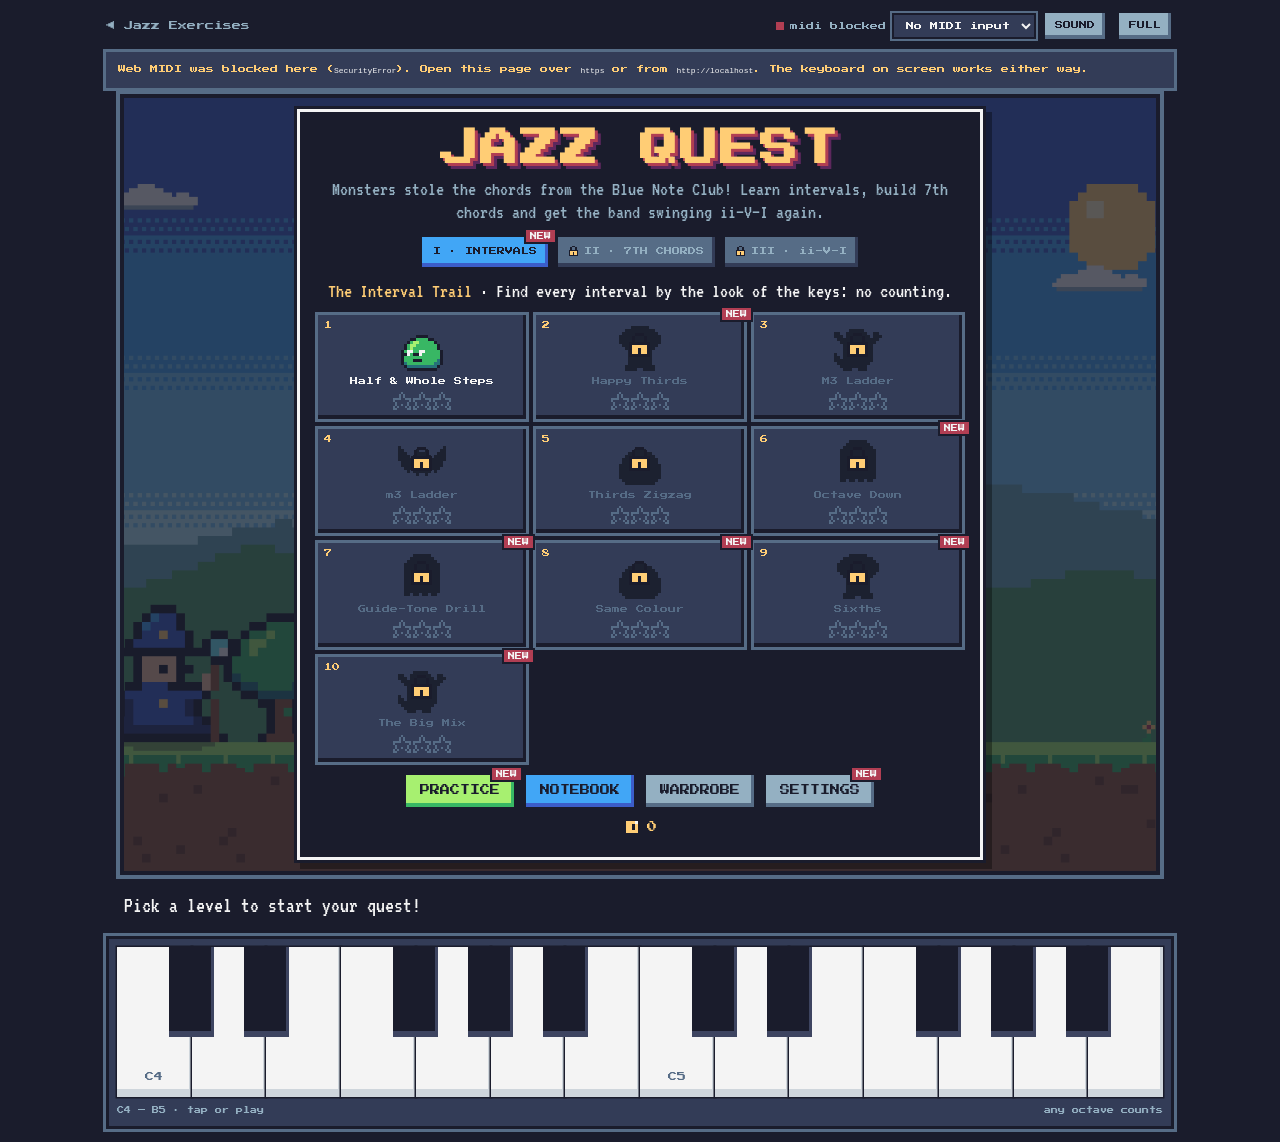
<file: jazz-quest.html>
<!doctype html>
<meta charset="utf-8">
<title>Jazz Quest</title>
<meta name="viewport" content="width=device-width, initial-scale=1, viewport-fit=cover">
<link rel="preconnect" href="https://fonts.googleapis.com">
<link rel="preconnect" href="https://fonts.gstatic.com" crossorigin>
<link rel="stylesheet" href="https://fonts.googleapis.com/css2?family=Press+Start+2P&family=VT323&display=swap">
<link rel="stylesheet" href="https://fonts.googleapis.com/css2?family=Noto+Music&text=%E2%99%AD%E2%99%AF&display=swap">
<style>
  /* Jazz Quest is Note Quest's big sibling: same pixel look and the same
     engine, so it keeps Note Quest's palette rather than the shared tokens. */
  :root {
    --night:#1a1c2c; --plum:#5d275d; --red:#b13e53; --orange:#ef7d57; --gold:#ffcd75;
    --lime:#a7f070; --green:#38b764; --teal:#257179; --navy:#29366f; --blue:#3b5dc9;
    --sky:#41a6f6; --cyan:#73eff7; --white:#f4f4f4; --mist:#94b0c2; --slate:#566c86; --ink2:#333c57;
    --px:"Press Start 2P", "Noto Music", ui-monospace, monospace;
    --vt:"VT323", "Noto Music", ui-monospace, monospace;
  }
  * { box-sizing: border-box; }
  html, body { height: 100%; }
  body {
    margin: 0; background: var(--night); color: var(--white);
    font-family: var(--px); font-size: 10px; line-height: 1.6;
    padding-left: env(safe-area-inset-left, 0px); padding-right: env(safe-area-inset-right, 0px);
  }
  button, select { font: inherit; color: inherit; }
  :focus-visible { outline: 3px solid var(--gold); outline-offset: 2px; }
  [hidden] { display: none !important; }

  .app { max-width: 1100px; margin: 0 auto; padding: 10px 16px 16px; display: flex; flex-direction: column; gap: 10px; min-height: 100%; }

  /* ---- top bar ---- */
  .bar { display: flex; align-items: center; gap: 10px 14px; flex-wrap: wrap; }
  .back { color: var(--mist); text-decoration: none; font-size: 9px; }
  .back:hover { color: var(--gold); }
  .bar-right { margin-left: auto; display: flex; align-items: center; gap: 8px; flex-wrap: wrap; }
  .status { display: inline-flex; align-items: center; gap: 6px; font-size: 8px; color: var(--mist); }
  .status .dot { width: 8px; height: 8px; background: var(--slate); }
  .status[data-on="live"] .dot { background: var(--green); }
  .status[data-on="off"] .dot { background: var(--red); }
  .device {
    font-size: 8px; background: var(--ink2); color: var(--white); border: 0; padding: 6px 8px; max-width: 200px;
    box-shadow: 0 0 0 2px var(--night), 0 0 0 4px var(--slate);
  }
  .notice { font-size: 8px; line-height: 1.9; color: var(--gold); background: var(--ink2); padding: 10px 12px; box-shadow: 0 0 0 3px var(--slate); }
  .notice code { color: var(--white); }

  /* ---- pixel buttons ---- */
  .pbtn {
    --bg: var(--gold); --sh: var(--orange); --fg: var(--night);
    background: var(--bg); color: var(--fg); border: 0; cursor: pointer;
    padding: 10px 14px 12px; font-size: 10px; line-height: 1; white-space: nowrap;
    box-shadow: inset -3px -4px 0 var(--sh), 0 0 0 3px var(--night);
    margin: 3px;
  }
  .pbtn:hover { filter: brightness(1.08); }
  .pbtn:active { transform: translateY(2px); box-shadow: inset -3px -2px 0 var(--sh), 0 0 0 3px var(--night); }
  .pbtn.alt { --bg: var(--mist); --sh: var(--slate); }
  .pbtn.go { --bg: var(--lime); --sh: var(--green); }
  .pbtn.sky { --bg: var(--sky); --sh: var(--blue); }
  .pbtn.sm { font-size: 8px; padding: 8px 10px 10px; }
  .pbtn.danger { --bg: var(--red); --sh: var(--plum); --fg: var(--white); }
  .reset-note { margin: 6px 0 0 !important; font-size: 7px !important; }
  .pbtn[disabled] { --bg: var(--slate); --sh: var(--ink2); --fg: var(--mist); cursor: default; filter: none; transform: none; }
  .pbtn.tog[aria-pressed="false"] { --bg: var(--ink2); --sh: var(--night); --fg: var(--mist); }
  .chips { display: flex; flex-wrap: wrap; gap: 4px; }
  .chip {
    background: var(--ink2); color: var(--mist); border: 0; cursor: pointer; font-size: 8px; line-height: 1;
    padding: 8px 10px 9px; box-shadow: inset -2px -3px 0 var(--night); margin: 2px;
  }
  .chip[aria-pressed="true"] { background: var(--sky); color: var(--night); box-shadow: inset -2px -3px 0 var(--blue); }

  /* ---- game screen ---- */
  /* In play the box is exactly 16:9. A menu that needs more room grows it
     (aspect-ratio lets content win) and the canvas covers the taller box. */
  .screen {
    position: relative; display: grid; aspect-ratio: 16 / 9; margin: 0 auto;
    width: min(100%, calc((var(--vh, 100dvh) - 320px) * 16 / 9)); min-width: min(100%, 320px);
    box-shadow: 0 0 0 4px var(--night), 0 0 0 8px var(--slate); background: #111;
  }
  #game { position: absolute; inset: 0; width: 100%; height: 100%; object-fit: cover; display: block; }
  .overlay {
    position: relative; grid-area: 1 / 1; z-index: 2; display: flex; align-items: center; justify-content: center;
    padding: 14px; background: rgba(26,28,44,.72);
  }
  .overlay.clear { background: transparent; pointer-events: none; }
  .overlay.clear .panel { pointer-events: auto; }
  .panel {
    background: var(--night); padding: 16px 18px 18px; max-width: 100%;
    box-shadow: 0 0 0 3px var(--white), 0 0 0 6px var(--night), 6px 6px 0 6px rgba(0,0,0,.35);
    text-align: center;
  }
  .panel h2 { font-size: 16px; margin: 0 0 12px; color: var(--gold); text-shadow: 3px 3px 0 var(--plum); line-height: 1.3; }
  .panel p { margin: 0 0 10px; color: var(--mist); font-size: 8px; line-height: 1.9; }
  .panel p.vt { font-family: var(--vt); font-size: 20px; line-height: 1.15; }
  .row { display: flex; flex-wrap: wrap; justify-content: center; gap: 6px; margin-top: 10px; }

  .logo {
    margin: 0 0 6px; font-size: clamp(22px, 5vw, 38px); line-height: 1.15; color: var(--gold);
    text-shadow: 3px 3px 0 var(--red), 6px 6px 0 var(--plum);
    letter-spacing: 2px;
  }
  .menu-panel { width: min(680px, 100%); }
  .tabs { display: flex; flex-wrap: wrap; justify-content: center; gap: 4px; margin: 8px 0 2px; }
  .tab { --bg: var(--ink2); --sh: var(--night); --fg: var(--mist); font-size: 8px; padding: 9px 11px 11px; }
  .tab[aria-selected="true"] { --bg: var(--sky); --sh: var(--blue); --fg: var(--night); }
  .tab img { width: 9px; height: 10px; vertical-align: -1px; margin-right: 6px; }
  .chapter-sub { margin: 10px 0 0 !important; color: var(--white) !important; }
  .chapter-sub b { color: var(--gold); font-weight: normal; }
  .levels { display: grid; grid-template-columns: repeat(3, 1fr); gap: 10px; margin: 12px 0 6px; }
  .lvl {
    position: relative; background: var(--ink2); border: 0; cursor: pointer; padding: 8px 6px 9px; color: var(--white);
    box-shadow: inset -3px -4px 0 var(--night), 0 0 0 3px var(--slate);
    display: flex; flex-direction: column; align-items: center; gap: 5px; font-size: 8px; line-height: 1.4;
  }
  .lvl:hover:not([disabled]) { box-shadow: inset -3px -4px 0 var(--night), 0 0 0 3px var(--gold); }
  .lvl .num { position: absolute; top: 5px; left: 6px; color: var(--gold); }
  .lvl img { width: 48px; height: 48px; image-rendering: pixelated; object-fit: contain; }
  .lvl .stars { display: flex; gap: 2px; }
  .lvl .stars img, .done-stars img { width: 18px; height: 18px; }
  .lvl[disabled] { cursor: default; color: var(--slate); }
  .lvl[disabled] img.mon { filter: brightness(0) opacity(.45); }
  .lvl .lock { width: 21px; height: 24px; position: absolute; top: 18px; }
  /* NEW badges: shown to returning players until they open the new thing. */
  .badge {
    position: absolute; top: -7px; right: -7px; z-index: 1; pointer-events: none;
    background: var(--red); color: var(--white); font-size: 7px; line-height: 1; padding: 3px 4px 2px;
    box-shadow: 0 0 0 2px var(--night); animation: blink 1s steps(2) infinite;
  }
  .tab, #freeBtn, #setBtn { position: relative; }
  .nb { background: var(--red); color: var(--white); font-size: 7px; padding: 2px 3px 1px; margin-left: 6px; vertical-align: 1px; }
  @keyframes blink { 50% { background: var(--orange); } }
  @media (prefers-reduced-motion: reduce) { .badge { animation: none; } }
  .wallet { display: inline-flex; align-items: center; gap: 6px; color: var(--gold); font-size: 10px; margin-top: 8px; }
  .wallet img { width: 18px; height: 18px; image-rendering: pixelated; }
  img { image-rendering: pixelated; }

  .set-grid { display: grid; gap: 12px; text-align: left; margin: 4px 0 8px; }
  .set-grid .lab { color: var(--gold); font-size: 8px; margin: 0 0 4px; }

  .shop { display: grid; grid-template-columns: repeat(auto-fill, minmax(96px, 1fr)); gap: 10px; margin: 10px 0; }
  .robe { background: var(--ink2); padding: 8px 6px; box-shadow: inset -3px -4px 0 var(--night); display: flex; flex-direction: column; align-items: center; gap: 6px; font-size: 8px; }
  .robe img { width: 64px; height: 64px; }
  .robe.worn { box-shadow: inset -3px -4px 0 var(--night), 0 0 0 3px var(--lime); }

  .done-stars { display: flex; justify-content: center; gap: 10px; margin: 4px 0 12px; }
  .done-stars img { width: 42px; height: 42px; animation: pop .45s steps(4) both; }
  .done-stars img:nth-child(2) { animation-delay: .35s; }
  .done-stars img:nth-child(3) { animation-delay: .7s; }
  @keyframes pop { 0% { transform: scale(0); } 70% { transform: scale(1.3); } 100% { transform: scale(1); } }
  .facts { display: grid; grid-template-columns: auto auto; gap: 6px 18px; justify-content: center; font-size: 8px; margin: 0 0 6px; text-align: left; }
  .facts dt { color: var(--mist); }
  .facts dd { margin: 0; color: var(--white); text-align: right; }
  .unlock { color: var(--lime) !important; }

  /* ---- lessons & notebook ---- */
  .lesson-panel { width: min(720px, 100%); text-align: left; }
  .lesson-panel h2 { text-align: center; }
  .kicker { text-align: center; color: var(--sky) !important; font-size: 8px !important; margin: 0 0 8px !important; }
  .lesson-body p { font-family: var(--vt); font-size: 21px; line-height: 1.15; color: var(--white); margin: 0 0 9px; }
  .lesson-body b { color: var(--gold); font-weight: normal; }
  .lesson-body i { color: var(--cyan); font-style: normal; }
  .lesson-body .ac, .msg .ac { font-size: .82em; line-height: 0; }
  .lesson-body table { font-family: var(--vt); font-size: 20px; line-height: 1.1; border-collapse: collapse; margin: 2px auto 10px; }
  .lesson-body th, .lesson-body td { padding: 3px 10px; text-align: left; border-bottom: 2px solid var(--ink2); }
  .lesson-body th { color: var(--sky); font-weight: normal; }
  .lesson-body td.n { text-align: right; color: var(--gold); }
  .lesson-body .pbtn { font-size: 7px; padding: 5px 7px 7px; margin: 0; }
  .demos { display: flex; flex-wrap: wrap; gap: 2px; justify-content: center; margin: 6px 0 0; }
  .demo-note { text-align: center; margin: 6px 0 0 !important; font-size: 7px !important; }
  .book { display: grid; gap: 14px; text-align: left; margin: 6px 0 4px; }
  .book .lab { color: var(--gold); font-size: 8px; margin: 0 0 4px; }
  .book .chips .chip { font-size: 8px; }
  .book .chip.sheet, .chip.preset { background: var(--teal); color: var(--white); box-shadow: inset -2px -3px 0 var(--night); }

  /* ---- under the screen ---- */
  .hud-row { display: flex; align-items: center; gap: 8px 12px; flex-wrap: wrap; min-height: 40px; width: min(100%, calc((var(--vh, 100dvh) - 320px) * 16 / 9)); min-width: min(100%, 320px); margin: 4px auto 0; }
  .msg { margin: 0; flex: 1 1 260px; font-family: var(--vt); font-size: 22px; line-height: 1.1; color: var(--white); min-height: 1.1em; }
  .msg b { color: var(--gold); font-weight: normal; }
  .ac { font-family: "Noto Music", serif; font-size: 1.6em; line-height: 0; vertical-align: -.1em; }
  .msg .bad { color: var(--orange); }
  .msg .good { color: var(--lime); }
  .actions { display: flex; gap: 4px; margin-left: auto; flex-wrap: wrap; justify-content: flex-end; }

  /* ---- keyboard ---- */
  .kb-wrap { background: var(--ink2); padding: 8px 8px 10px; box-shadow: 0 0 0 3px var(--night), 0 0 0 6px var(--slate); margin: 4px 3px 0; }
  .kb { position: relative; height: 150px; width: 100%; user-select: none; -webkit-user-select: none; touch-action: none; }
  .kb .w, .kb .b { position: absolute; top: 0; border: 0; padding: 0; cursor: pointer; }
  .kb .w {
    background: var(--white); height: 100%; box-shadow: inset 0 -8px 0 #cfd6dc, inset -3px 0 0 #cfd6dc, 0 0 0 1.5px var(--night);
    display: flex; align-items: flex-end; justify-content: center; padding-bottom: 12px;
    font-size: 9px; color: var(--slate);
  }
  .kb .b { background: var(--night); height: 60%; z-index: 2; box-shadow: inset 0 -6px 0 #3d4460, inset -3px 0 0 #3d4460; }
  .kb span { pointer-events: none; }
  .kb .tg {
    position: absolute; left: 50%; transform: translateX(-50%); font-size: 8px; line-height: 1; white-space: nowrap;
    padding: 3px 3px 2px; background: var(--night); color: var(--gold); z-index: 3;
  }
  .kb .tg:empty { display: none; }
  .kb .w .tg { bottom: 32px; }
  .kb .b .tg { bottom: 8px; background: var(--gold); color: var(--night); }
  .kb .w.held, .kb .b.held { background: var(--gold); color: var(--night); }
  .kb .w.root, .kb .b.root { background: var(--sky); color: var(--night); }
  .kb .w.demo, .kb .b.demo, .kb .w.anchor, .kb .b.anchor { background: var(--cyan); color: var(--night); }
  .kb .w.got, .kb .b.got, .kb .w.right, .kb .b.right { background: var(--lime); color: var(--night); }
  .kb .w.wrong, .kb .b.wrong { background: var(--red); color: var(--white); }
  .kb .w.ghost { animation: ghostW .5s steps(2) infinite; }
  .kb .b.ghost { animation: ghostB .5s steps(2) infinite; }
  @keyframes ghostW { 0% { background: var(--white); } 100% { background: var(--lime); } }
  @keyframes ghostB { 0% { background: var(--night); } 100% { background: var(--green); } }
  .kb-legend { display: flex; justify-content: space-between; gap: 12px; margin-top: 8px; font-size: 7px; color: var(--mist); }

  @media (max-width: 640px) {
    .app { padding: 8px 12px 14px; }
    .kb { height: 120px; }
    .kb .w .tg { bottom: 26px; }
    .panel { padding: 12px 10px 14px; }
    .levels { gap: 8px; }
    .lvl img { width: 36px; height: 36px; }
    .lvl .lock { top: 14px; }
    .lesson-body p { font-size: 19px; }
    .lesson-body table { font-size: 17px; }
    .lesson-body th, .lesson-body td { padding: 2px 5px; }
    .msg { font-size: 20px; }
  }
  @media (max-height: 560px) and (orientation: landscape) {
    .kb { height: 96px; }
    .kb .w .tg { bottom: 22px; }
    .screen, .hud-row { width: min(100%, calc((var(--vh, 100dvh) - 190px) * 16 / 9)); }
  }
</style>

<div class="app">
  <header class="bar">
    <a class="back" href="index.html">&#9664; Jazz Exercises</a>
    <div class="bar-right">
      <span class="status" id="status" data-on="wait"><span class="dot"></span><span id="statusText">connecting</span></span>
      <select class="device" id="device" aria-label="MIDI input"><option>No MIDI input</option></select>
      <button class="pbtn sm alt tog" id="soundBtn" type="button" aria-pressed="true">SOUND</button>
      <button class="pbtn sm alt" id="fs" type="button" hidden>FULL</button>
    </div>
  </header>

  <div class="notice" id="notice" hidden></div>

  <div class="screen" id="screen">
    <canvas id="game" width="320" height="180" aria-label="Jazz Quest game"></canvas>

    <div class="overlay" id="menu">
      <div class="panel menu-panel">
        <h1 class="logo">JAZZ QUEST</h1>
        <p class="vt">Monsters stole the chords from the Blue Note Club! Learn intervals, build 7th chords and get the band swinging ii&ndash;V&ndash;I again.</p>
        <div class="tabs" id="tabs" role="tablist" aria-label="Chapters"></div>
        <p class="vt chapter-sub" id="chapterSub"></p>
        <div class="levels" id="levels"></div>
        <div class="row">
          <button class="pbtn go" id="freeBtn" type="button">PRACTICE</button>
          <button class="pbtn sky" id="bookBtn" type="button">NOTEBOOK</button>
          <button class="pbtn alt" id="shopBtn" type="button">WARDROBE</button>
          <button class="pbtn alt" id="setBtn" type="button">SETTINGS</button>
        </div>
        <span class="wallet"><img id="walletIcon" alt=""><span id="wallet">0</span></span>
      </div>
    </div>

    <div class="overlay" id="settings" hidden>
      <div class="panel" style="width:min(540px,100%)">
        <h2>SETTINGS</h2>
        <div class="set-grid">
          <div><p class="lab">Intervals: play</p>
            <div class="chips" id="shapeChips">
              <button class="chip" data-v="both" type="button">Both notes (the shape)</button>
              <button class="chip" data-v="together" type="button">Both at once (MIDI / two fingers)<span class="nb" data-new="settings">NEW</span></button>
              <button class="chip" data-v="top" type="button">Just the top note</button>
            </div></div>
          <div><p class="lab">Help on the keys</p>
            <div class="chips" id="helpChips">
              <button class="chip" data-v="fade" type="button">Fades as I learn</button>
              <button class="chip" data-v="hint" type="button">Only when I press HINT</button>
            </div></div>
          <div><p class="lab">Monsters walk</p>
            <div class="chips" id="speedChips">
              <button class="chip" data-v="relaxed" type="button">Don't walk</button>
              <button class="chip" data-v="normal" type="button">Slowly</button>
              <button class="chip" data-v="fast" type="button">Fast</button>
            </div></div>
          <div><p class="lab">After a miss, wait</p>
            <div class="chips" id="paceChips">
              <button class="chip" data-v="0" type="button">No wait</button>
              <button class="chip" data-v="1000" type="button">1s</button>
              <button class="chip" data-v="3000" type="button">3s</button>
              <button class="chip" data-v="-1" type="button">Until I press Next</button>
            </div></div>
          <div><p class="lab">Letters on the keys</p>
            <div class="chips" id="labelChips">
              <button class="chip" data-v="c" type="button">Only C</button>
              <button class="chip" data-v="all" type="button">All white keys</button>
              <button class="chip" data-v="none" type="button">None</button>
            </div></div>
          <div><p class="lab">Game sounds</p>
            <div class="chips" id="sfxChips">
              <button class="chip" data-v="on" type="button">Zaps &amp; coins</button>
              <button class="chip" data-v="off" type="button">Only the notes</button>
            </div></div>
          <div><p class="lab">Band plays each finished progression</p>
            <div class="chips" id="bandChips">
              <button class="chip" data-v="on" type="button">Yes</button>
              <button class="chip" data-v="off" type="button">No</button>
            </div></div>
          <div><p class="lab">Levels</p>
            <div class="chips" id="unlockChips">
              <button class="chip" data-v="off" type="button">Unlock one by one</button>
              <button class="chip" data-v="on" type="button">Unlock everything</button>
            </div></div>
          <div><p class="lab">Progress</p>
            <button class="pbtn sm danger" id="resetBtn" type="button">RESET PROGRESS</button>
            <p class="reset-note" id="resetNote">Clears stars, coins, robes and what the game knows you've learned. Settings stay.</p></div>
        </div>
        <div class="row"><button class="pbtn" data-close type="button">DONE</button></div>
      </div>
    </div>

    <div class="overlay" id="free" hidden>
      <div class="panel" style="width:min(560px,100%)">
        <h2>PRACTICE</h2>
        <p>Pick what to drill. No hearts to lose &mdash; play as long as you like.</p>
        <div class="set-grid">
          <div><p class="lab">Drill</p>
            <div class="chips" id="modeChips">
              <button class="chip" data-v="int" type="button">Intervals</button>
              <button class="chip" data-v="chord" type="button">7th chords</button>
              <button class="chip" data-v="prog" type="button">Progressions</button>
            </div></div>
          <div data-for="int"><p class="lab">Intervals</p>
            <div class="chips" id="ivChips"></div>
            <div class="chips"><button class="chip preset" id="gtPreset" type="button">Guide tones first: 3rds &amp; 7ths, all 12 roots<span class="nb" data-new="practice">NEW</span></button></div></div>
          <div data-for="chord"><p class="lab">Chords</p>
            <div class="chips" id="qualChips">
              <button class="chip" data-m="maj7" type="button">maj7</button>
              <button class="chip" data-m="dom7" type="button">7</button>
              <button class="chip" data-m="m7" type="button">m7</button>
            </div></div>
          <div data-for="prog"><p class="lab">Progression</p>
            <div class="chips" id="pidChips">
              <button class="chip" data-v="iiVI" type="button">ii&ndash;V&ndash;I</button>
              <button class="chip" data-v="turn" type="button">I&ndash;vi&ndash;ii&ndash;V</button>
            </div></div>
          <div><p class="lab">Order</p>
            <div class="chips" id="forderChips">
              <button class="chip" data-v="shuffle" type="button">Shuffled, weak spots first</button>
              <button class="chip" data-v="ladder" type="button">Ladder: root walks up</button>
            </div></div>
          <div><p class="lab">Roots &amp; keys</p>
            <div class="chips" id="keyChips">
              <button class="chip" data-v="easy" type="button">A few easy ones</button>
              <button class="chip" data-v="all" type="button">All 12</button>
              <button class="chip" data-v="climb" type="button">Climb: start easy, notch up<span class="nb" data-new="climb">NEW</span></button>
            </div></div>
          <div data-for="chord prog"><p class="lab">Notes to play</p>
            <div class="chips" id="voiceChips">
              <button class="chip" data-v="full" type="button">Whole chord</button>
              <button class="chip" data-v="shell" type="button">Shell: R 3 7</button>
              <button class="chip" data-v="guide" type="button">Guide tones: 3 7</button>
            </div></div>
          <div data-for="prog"><p class="lab">Chord names on the sign</p>
            <div class="chips" id="namesChips">
              <button class="chip" data-v="show" type="button">Show</button>
              <button class="chip" data-v="hide" type="button">Hide &mdash; work them out</button>
            </div></div>
        </div>
        <div class="row">
          <button class="pbtn go" id="freeGo" type="button">START &#9654;</button>
          <button class="pbtn alt" data-close type="button">BACK</button>
        </div>
      </div>
    </div>

    <div class="overlay" id="shop" hidden>
      <div class="panel" style="width:min(600px,100%)">
        <h2>WARDROBE</h2>
        <p>Spend your coins on a new robe. Your spells change colour too!</p>
        <div class="shop" id="robes"></div>
        <span class="wallet"><img id="walletIcon2" alt=""><span id="wallet2">0</span></span>
        <div class="row"><button class="pbtn" data-close type="button">DONE</button></div>
      </div>
    </div>

    <div class="overlay" id="book" hidden>
      <div class="panel" style="width:min(600px,100%)">
        <h2>NOTEBOOK</h2>
        <p>Every lesson you've reached, plus cheat sheets. Each one has buttons that play the examples.</p>
        <div class="book" id="bookList"></div>
        <div class="row"><button class="pbtn" data-close type="button">DONE</button></div>
      </div>
    </div>

    <div class="overlay" id="lesson" hidden>
      <div class="panel lesson-panel">
        <p class="kicker" id="lessonKicker"></p>
        <h2 id="lessonTitle"></h2>
        <div class="lesson-body" id="lessonBody"></div>
        <div class="demos" id="lessonDemos"></div>
        <p class="demo-note" id="demoNote">Tap a button to hear it and see it on the keyboard below.</p>
        <div class="row">
          <button class="pbtn go" id="lessonGo" type="button">PLAY &#9654;</button>
          <button class="pbtn alt" id="lessonBack" type="button">MAP</button>
        </div>
      </div>
    </div>

    <div class="overlay clear" id="done" hidden>
      <div class="panel" style="width:min(440px,100%)">
        <h2 id="doneTitle">LEVEL CLEAR!</h2>
        <div class="done-stars" id="doneStars"></div>
        <dl class="facts" id="doneFacts"></dl>
        <p class="unlock" id="doneUnlock" hidden></p>
        <div class="row">
          <button class="pbtn go" id="nextLvl" type="button">NEXT &#9654;</button>
          <button class="pbtn alt" id="replay" type="button">AGAIN</button>
          <button class="pbtn alt" data-map type="button">MAP</button>
        </div>
      </div>
    </div>

    <div class="overlay clear" id="over" hidden>
      <div class="panel" style="width:min(440px,100%)">
        <h2>OH NO!</h2>
        <p id="overText">Out of hearts. Shake it off and try again!</p>
        <dl class="facts" id="overFacts"></dl>
        <div class="row">
          <button class="pbtn go" id="retryLvl" type="button">TRY AGAIN</button>
          <button class="pbtn sky" id="overLesson" type="button">LESSON</button>
          <button class="pbtn alt" data-map type="button">MAP</button>
        </div>
      </div>
    </div>

    <div class="overlay clear" id="pause" hidden>
      <div class="panel" style="width:min(340px,100%)">
        <h2>PAUSED</h2>
        <div class="row">
          <button class="pbtn go" id="resumeBtn" type="button">RESUME &#9654;</button>
          <button class="pbtn alt" id="restartBtn" type="button">RETRY</button>
        </div>
      </div>
    </div>
  </div>

  <div class="hud-row" id="hudRow">
    <p class="msg" id="msg" aria-live="polite">Pick a level to start your quest!</p>
    <div class="actions" id="actions" hidden>
      <button class="pbtn sm go" id="nextBtn" type="button" hidden>NEXT &#9654;</button>
      <button class="pbtn sm alt tog" id="hintBtn" type="button" aria-pressed="false" title="Show or hide the answers (no coins for a shown answer)">HINT</button>
      <button class="pbtn sm sky" id="lessonBtn" type="button">LESSON</button>
      <button class="pbtn sm alt" id="skipBtn" type="button" hidden>SKIP</button>
      <button class="pbtn sm alt" id="pauseBtn" type="button">PAUSE</button>
      <button class="pbtn sm alt" id="mapBtn" type="button">MAP</button>
    </div>
  </div>

  <div class="kb-wrap">
    <div class="kb" id="kb"></div>
    <div class="kb-legend">
      <span id="kbRange">C4 &mdash; B5 &middot; tap or play</span>
      <span id="kbHow">any octave counts</span>
    </div>
  </div>
</div>

<script>
(function () {
  "use strict";

  var $ = function (id) { return document.getElementById(id); };
  function now() { return performance.now(); }
  function rand(n) { return Math.floor(Math.random() * n); }
  function pick(a) { return a[rand(a.length)]; }
  function clamp(v, a, b) { return v < a ? a : v > b ? b : v; }
  function pcOf(m) { return ((m % 12) + 12) % 12; }

  /* ---------- music theory ---------- */
  var LET = ["C","D","E","F","G","A","B"];
  var LETSEMI = [0,2,4,5,7,9,11];
  function acc(n) { return n === 0 ? "" : n > 0 ? "♯".repeat(n) : "♭".repeat(-n); }
  var SHARP = ["C","C♯","D","D♯","E","F","F♯","G","G♯","A","A♯","B"];
  var FLAT  = ["C","D♭","D","E♭","E","F","G♭","G","A♭","A","B♭","B"];
  function midiName(m, flat, withOct) {
    return (flat ? FLAT : SHARP)[pcOf(m)] + (withOct ? (Math.floor(m / 12) - 1) : "");
  }
  var SPELL_SHARP = [[0,0],[0,1],[1,0],[1,1],[2,0],[3,0],[3,1],[4,0],[4,1],[5,0],[5,1],[6,0]];
  var SPELL_FLAT  = [[0,0],[1,-1],[1,0],[2,-1],[2,0],[3,0],[4,-1],[4,0],[5,-1],[5,0],[6,-1],[6,0]];

  // A spelled note is {l: letter 0-6, a: accidental}. note("B♭") -> {l:6, a:-1}
  function note(name) {
    var a = 0;
    for (var i = 1; i < name.length; i++) a += name[i] === "♯" ? 1 : name[i] === "♭" ? -1 : 0;
    return { l: LET.indexOf(name[0]), a: a };
  }
  function pcN(n) { return pcOf(LETSEMI[n.l] + n.a); }
  function nameN(n) { return LET[n.l] + acc(n.a); }
  function plain(pc, flat) { var s = (flat ? SPELL_FLAT : SPELL_SHARP)[pcOf(pc)]; return { l: s[0], a: s[1] }; }
  // Proper letter spelling, except where a beginner would meet E♯, B♯, C♭,
  // F♭ or a double accidental: those become the everyday name of the key.
  function tidy(n) {
    var odd = Math.abs(n.a) > 1 || (n.a === 1 && (n.l === 2 || n.l === 6)) || (n.a === -1 && (n.l === 0 || n.l === 3));
    return odd ? plain(pcN(n), n.a < 0) : n;
  }

  var INTERVALS = [
    {id:"P1", steps:0, semi:0,  name:"unison"},
    {id:"m2", steps:1, semi:1,  name:"minor 2nd"},
    {id:"M2", steps:1, semi:2,  name:"major 2nd"},
    {id:"m3", steps:2, semi:3,  name:"minor 3rd"},
    {id:"M3", steps:2, semi:4,  name:"major 3rd"},
    {id:"P4", steps:3, semi:5,  name:"perfect 4th"},
    {id:"TT", steps:3, semi:6,  name:"tritone"},
    {id:"P5", steps:4, semi:7,  name:"perfect 5th"},
    {id:"m6", steps:5, semi:8,  name:"minor 6th"},
    {id:"M6", steps:5, semi:9,  name:"major 6th"},
    {id:"m7", steps:6, semi:10, name:"minor 7th"},
    {id:"M7", steps:6, semi:11, name:"major 7th"},
    {id:"P8", steps:7, semi:12, name:"octave"}
  ];
  var IV = {};
  INTERVALS.forEach(function (v) { IV[v.id] = v; });
  function up(n, id) {
    var iv = IV[id], l = (n.l + iv.steps) % 7;
    var a = pcOf(pcN(n) + iv.semi - LETSEMI[l]);
    if (a > 6) a -= 12;
    return tidy({ l: l, a: a });
  }

  var QUAL = {
    maj:  { sym:"",     name:"major triad", ivs:["P1","M3","P5"],      stack:"M3 + m3" },
    min:  { sym:"m",    name:"minor triad", ivs:["P1","m3","P5"],      stack:"m3 + M3" },
    maj7: { sym:"maj7", name:"major 7",     ivs:["P1","M3","P5","M7"], stack:"M3 + m3 + M3" },
    dom7: { sym:"7",    name:"dominant 7",  ivs:["P1","M3","P5","m7"], stack:"M3 + m3 + m3" },
    m7:   { sym:"m7",   name:"minor 7",     ivs:["P1","m3","P5","m7"], stack:"m3 + M3 + m3" }
  };
  var DEG = ["R","3","5","7"];
  var NATURALS = ["C","D","E","F","G","A","B"];
  var KEYS12 = ["C","D♭","D","E♭","E","F","G♭","G","A♭","A","B♭","B"];
  // Roots spelled the way charts spell them, so no chord needs E♯ or C♭.
  var ROOTS = {
    maj:  NATURALS, min: NATURALS,
    maj7: ["C","D♭","D","E♭","E","F","G♭","G","A♭","A","B♭","B"],
    dom7: ["C","D♭","D","E♭","E","F","F♯","G","A♭","A","B♭","B"],
    m7:   ["C","C♯","D","E♭","E","F","F♯","G","G♯","A","B♭","B"]
  };
  var EASY_ROOTS = ["C","F","G","D","B♭","E♭"];
  // Ladders walk up from C by half steps; each interval gets the spelling
  // that keeps its answer a plain note name.
  var LADDER_ROOTS = {
    m3:   ["C","C♯","D","E♭","E","F","F♯","G","G♯","A","B♭","B"],
    dflt: ["C","D♭","D","E♭","E","F","F♯","G","A♭","A","B♭","B"]
  };
  var FOURTHS = ["C","F","B♭","E♭","A♭","D♭","G♭","B","E","A","D","G"];
  var BLACK_ROOTS = ["D♭","E♭","F♯","A♭","B♭"];       // respell() picks the cleaner name per interval
  function isBlack(pc) { return [1, 3, 6, 8, 10].indexOf(pcOf(pc)) >= 0; }
  // A black-key root takes whichever name keeps every answer a plain letter
  // step away: D♭ + m7 would be C♭, so it is asked as C♯ + m7 = B.
  function respell(rootName, parts) {
    var r = note(rootName);
    function clean(n) {
      return parts.every(function (id) { var nx = up(n, id), ok = nx.l === (n.l + IV[id].steps) % 7; n = nx; return ok; });
    }
    if (!r.a || clean(r)) return rootName;
    var alt = plain(pcN(r), r.a > 0);
    return clean(alt) ? nameN(alt) : rootName;
  }

  /* ---------- finding intervals by the look of the keys, not by counting ---------- */
  // Fixed hand spans, so the fingers learn the stretch (by size in half steps).
  var FINGERS = ["", "1+2", "1+2", "1+3", "1+3", "1+4", "1+4", "1+4 or 1+5", "1+5", "1+4 or 1+5", "1+5", "1+5", "1+5"];
  var HAPPY = [0, 3, 4];                       // C, F, G: the only white-key major 3rds
  function colour(pc) { return isBlack(pc) ? "black" : "white"; }
  // Thirds by letters: the plain white-key third, then what the accidentals do to it.
  function thirdRule(r, a) {
    if ((r.l + 2) % 7 !== a.l) return null;
    var happy = HAPPY.indexOf(r.l) >= 0, isMaj = pcOf(pcN(a) - pcN(r)) === 4;
    var base = LET[r.l] + "-" + LET[a.l], baseH = LET[r.l] + "&ndash;" + LET[a.l], pair = nameN(r) + "&ndash;" + nameN(a);
    var q = function (maj) { return maj ? "major" : "minor"; };
    if (!r.a && !a.a) return happy
      ? { sign: "happy 3rd: major", why: baseH + " is one of the three happy thirds (C&ndash;E, F&ndash;A, G&ndash;B): major" }
      : { sign: "white 3rd, not C F G: minor", why: baseH + " is white to white but doesn't start on C, F or G: minor" };
    if (r.a === a.a) return { sign: "same as " + base + ": " + q(happy),
      why: "same accidentals as " + baseH + ", so the same quality: " + pair + " is " + q(isMaj) };
    var moved = !r.a ? "top" : !a.a ? "root" : "", dir = moved === "top" ? (a.a > 0 ? "up" : "down") : (r.a > 0 ? "up" : "down");
    if (!moved) return { sign: base + " " + q(happy) + " -> " + q(isMaj), why: baseH + " is " + q(happy) + "; with the accidentals " + pair + " is " + q(isMaj) };
    return { sign: base + " " + q(happy) + ", " + moved + " " + dir + ": " + q(isMaj).slice(0, 3),
      why: baseH + " is " + q(happy) + "; " + (dir === "up" ? "raising" : "lowering") + " the " + moved + " to <b>" +
        (moved === "top" ? nameN(a) : nameN(r)) + "</b> makes it " + q(isMaj) };
  }
  // sign: a short line for the monster's sign. why: the sentence for messages.
  // anchor: a key to light as a landmark (the octave, for 6ths and 7ths).
  function ruleOf(c) {
    var id = c.parts.length === 1 ? c.parts[0] : null;
    function oct(o) { o.anchor = c.rootMidi + 12; o.anchorTag = "8ve"; return o; }
    if (!id) {
      var at = note(c.rootName), path = [c.rootName];
      c.parts.forEach(function (p) { at = up(at, p); path.push(nameN(at)); });
      return { sign: "one jump at a time", path: path.join(" > "),
        why: c.parts.map(function (p, i) { return path[i] + "&rarr;" + path[i + 1] + " (" + p + ")"; }).join(", ") };
    }
    var r = note(c.rootName), a = note(c.ansName), same = isBlack(c.rootPc) === isBlack(c.ansPc);
    switch (id) {
      case "m3": case "M3":
        return thirdRule(r, a) || { sign: colour(c.rootPc) + " -> " + colour(c.ansPc), why: "a " + IV[id].name + " up, " + colour(c.rootPc) + " key to " + colour(c.ansPc) };
      case "P4": case "P5":
        return same ? { sign: "same colour", why: "4ths and 5ths keep the colour of the root (only B and F break the rule): " + colour(c.rootPc) + " to " + colour(c.ansPc) }
          : { sign: "B/F: colour flips", why: "the B/F exception: here the colour flips (B&rarr;F♯, B♭&rarr;F, F&rarr;B♭, F♯&rarr;B)" };
      case "TT": return { sign: "4th, up a half step", why: "a half step above the 4th (or below the 5th)" };
      case "M7": return oct({ sign: "octave, down a half step", why: "up to the octave, then back <b>a half step</b>" });
      case "m7": return oct({ sign: "octave, down a whole step", why: "up to the octave, then back <b>a whole step</b>" });
      case "M6": return oct({ sign: "octave, down a m3", why: "the octave, then down a minor 3rd (or: the 5th, up a whole step)" });
      case "m6": return oct({ sign: "octave, down a M3", why: "the octave, then down a major 3rd (or: the 5th, up a half step)" });
      case "P8": return { sign: "same note, one floor up", why: "the same note, an octave higher" };
      case "M2": return { sign: "whole step: skip a key", why: "a whole step: skip one key" };
      case "m2": return { sign: "half step: the next key", why: "a half step: the very next key" };
    }
    return { sign: "", why: "" };
  }
  // Which chord tones a voicing asks for, and which it lets you add.
  var VOICE = {
    full:  { need:["R","3","5","7"], ok:[],        name:"whole chord" },
    shell: { need:["R","3","7"],     ok:["5"],     name:"shell" },
    guide: { need:["3","7"],         ok:["R","5"], name:"guide tones" }
  };
  function chordOf(rootName, q) {
    var r = note(rootName);
    var tones = QUAL[q].ivs.map(function (id, i) {
      var n = up(r, id);
      return { pc: pcN(n), name: nameN(n), deg: DEG[i] };
    });
    return { rootName: nameN(r), rootPc: pcN(r), q: q, sym: nameN(r) + QUAL[q].sym, tones: tones };
  }
  function toneNames(c, degs) {
    return c.tones.filter(function (t) { return !degs || degs.indexOf(t.deg) >= 0; })
      .map(function (t) { return t.name; }).join(" ");
  }
  // Close position from the root in the 4th octave: what the glowing keys show.
  function closeVoicing(c, degs) {
    var out = [], prev = -1;
    c.tones.forEach(function (t) {
      var m = 60 + t.pc;
      while (m <= prev) m += 12;
      prev = m;
      if (!degs || degs.indexOf(t.deg) >= 0) out.push(m);
    });
    return out;
  }

  var PROGS = {
    iiVI: { name:"ii-V-I", html:"ii&ndash;V&ndash;I",
      steps:[{num:"ii",iv:"M2",q:"m7"},{num:"V",iv:"P5",q:"dom7"},{num:"I",iv:"P1",q:"maj7"}] },
    turn: { name:"I-vi-ii-V", html:"I&ndash;vi&ndash;ii&ndash;V",
      steps:[{num:"I",iv:"P1",q:"maj7"},{num:"vi",iv:"M6",q:"m7"},{num:"ii",iv:"M2",q:"m7"},{num:"V",iv:"P5",q:"dom7"}] }
  };
  function progOf(keyName, pid) {
    var k = note(keyName);
    return PROGS[pid].steps.map(function (s) {
      var c = chordOf(nameN(up(k, s.iv)), s.q);
      c.num = s.num;
      return c;
    });
  }

  /* ---------- saved progress ---------- */
  var SAVE_KEY = "jazzQuest.v1";
  var FREE_DEFAULT = { mode:"int", ivs:["m3","M3","P5"], quals:["maj7","dom7","m7"], pid:"iiVI", keys:"easy", voicing:"full", names:"show", order:"shuffle" };
  var save = {
    stars: {}, wallet: 0, owned: ["blue"], robe: "blue", seen: {}, chapter: 0,
    speed: "normal", pace: 3000, labels: "c", sfx: true, sound: true, band: true, unlockAll: false,
    shape: "both", help: "fade", mem: {},
    free: {}
  };
  try {
    var raw = localStorage.getItem(SAVE_KEY);
    if (raw) { var o = JSON.parse(raw); for (var k in o) if (o[k] !== undefined) save[k] = o[k]; }
  } catch (e) { /* private window or blocked storage: play without saving */ }
  if (!save.free || typeof save.free !== "object") save.free = {};
  for (var fk in FREE_DEFAULT) if (save.free[fk] === undefined) save.free[fk] = FREE_DEFAULT[fk];
  if (!save.mem || typeof save.mem !== "object") save.mem = {};
  // Version 1 kept stars and seen lessons by level number; levels have ids now,
  // so new levels can be slotted in without shifting anyone's stars.
  if (!save.v) {
    var OLD_IDS = ["half","count","thirds","fifths","sevenths","mix","triads","maj7","dom7","m7","shift","roots12",
      "iivi","anykey","shells","guide","turn","keys12"];
    ["stars", "seen"].forEach(function (f) {
      var o = {};
      for (var key in save[f] || {}) if (OLD_IDS[key]) o[OLD_IDS[key]] = save[f][key];
      save[f] = o;
    });
    save.v = 2;
  }
  // Version 3: 0 means "no wait" now ("until Next" moved to -1) and the 5s wait is gone.
  if (save.v < 3) {
    if (save.pace === 0) save.pace = -1;
    else if (save.pace === 5000) save.pace = 3000;
    save.v = 3;
  }
  // What's new in this version: a badge each until it's opened.
  var NEWS = ["lvl:happy", "lvl:sevenths", "lvl:gt37", "lvl:fifths", "lvl:sixths", "practice", "settings", "climb",
    "lvl:mix", "lvl:triads", "lvl:maj7", "lvl:dom7", "lvl:m7", "lvl:roots12", "lvl:anykey", "lvl:keys12"];
  if (!save.news || typeof save.news !== "object") save.news = {};
  function isNew(k) { return NEWS.indexOf(k) >= 0 && !save.news[k]; }
  function seenNew(k) { if (isNew(k)) { save.news[k] = true; persist(); } }
  function persist() { try { localStorage.setItem(SAVE_KEY, JSON.stringify(save)); } catch (e) {} }

  /* ---------- sprites (Note Quest's set, plus jazz folk and club props) ---------- */
  var SPR = {
    hero: [
      "......kkk.......",
      ".....khppk......",
      "....khpppk......",
      "....kppyppk..kk.",
      "...kppppppk.kggk",
      "..kkkkkkkkkkkgwk",
      "....kssssk...kk.",
      "....ksskskk..o..",
      "....kssssk..so..",
      "...kkpppkkkkso..",
      "..kpppppppppk...",
      "..kqpppyppqk.o..",
      "..kqppppppqk.o..",
      ".kqqpppppppqko..",
      ".kqqqqqqqqqqqo..",
      "..kkkkkkkkkkkok."
    ],
    heroCast: [
      "......kkk.......",
      ".....khppk.....w",
      "....khpppk...kk.",
      "....kppyppk.kggk",
      "...kppppppk.kgwk",
      "..kkkkkkkkkkkkk.",
      "....kssssk..ok..",
      "....ksskskk.o...",
      "....ksssskkso...",
      "...kkpppkssko...",
      "..kpppppppkk....",
      "..kqpppyppqko...",
      "..kqppppppqko...",
      ".kqqppppppqko...",
      ".kqqqqqqqqqqo...",
      "..kkkkkkkkkkok.."
    ],
    slime: [
      "................",
      "................",
      "................",
      "................",
      "......kkkk......",
      "....kkaaaakk....",
      "...kaccaaaaak...",
      "..kaccaaaaaaak..",
      "..kacaaaaaaaak..",
      ".kawwaawwaaaaak.",
      ".kkwakkwaaaaaak.",
      ".kaaaaaaaaaaaak.",
      ".kaaakkkaaaaabk.",
      ".kbaaaaaaaaabbk.",
      "..kbbbbbbbbbbk..",
      "...kkkkkkkkkk..."
    ],
    shroom: [
      "................",
      ".....kkkkkk.....",
      "...kkaaaawwkk...",
      "..kawwaaaawwak..",
      ".kaawwaaaaaaaak.",
      ".kaaaaaawwaaaak.",
      ".kbaaaaawwaaabk.",
      "..kbbbbbbbbbbk..",
      "...kkkkkkkkkk...",
      "....kwwwwwwk....",
      "....kwewwewk....",
      "....kwewwewk....",
      "....kwwkkwwk....",
      "....kxwwwwxk....",
      "...kkokkkkokk...",
      "...kook..kook..."
    ],
    batA: [
      "................",
      "................",
      "................",
      "k..............k",
      "kk....k..k....kk",
      "kak...kkkk...kak",
      "kaak.kaaaak.kaak",
      "kaaakaaaaaakaaak",
      ".kaakawaawakaak.",
      ".kbaakaaaakaabk.",
      "..kbkkaaaakkbk..",
      "...k.kwkkwk.k...",
      "......k..k......",
      "................",
      "................",
      "................"
    ],
    batB: [
      "................",
      "................",
      "................",
      "................",
      "......k..k......",
      "......kkkk......",
      ".....kaaaak.....",
      "..kkkaaaaaakkk..",
      ".kaakawaawakaak.",
      "kaaaakaaaakaaaak",
      "kaaakkaaaakkaaak",
      "kaak.kwkkwk.kaak",
      "kak...k..k...kak",
      "kk............kk",
      "k..............k",
      "................"
    ],
    ghost: [
      "................",
      ".....kkkkkk.....",
      "....kccaaaak....",
      "...kcaaaaaaak...",
      "..kcaaaaaaaaak..",
      "..kakkaakkaaak..",
      "..kakkaakkaaak..",
      "..kaaaaaaaaaak..",
      "..kaaakkaaaaak..",
      "..kaaakkaaaaak..",
      "..kaaaaaaaaaak..",
      "..kbaaaaaaaabk..",
      "..kbbaaaaaabbk..",
      "..kbkbbkbbkbbk..",
      "..kk.kk.kk.kk...",
      "................"
    ],
    goblin: [
      "................",
      "................",
      ".....kkkkk......",
      "kk..kaaaaak..kk.",
      "kak.kaaaaaak.kak",
      ".kakawwaawwakak.",
      "..kaakwakwaaak..",
      "...kaaaaaaaak...",
      "...kaakkkkaak...",
      "...kkawwwwakk...",
      "k..kmkkkkkkmk...",
      "ok.kmmmmmmmmk...",
      "okkammmrmmmak...",
      ".okkmmmmmmmk....",
      "..kkmmkkmmk.....",
      "...kkk..kkk....."
    ],
    dragon: [
      "........................",
      ".....kk.................",
      "....kaak.......kk.......",
      "...kaaaakk....kaak......",
      "..kaaaaaaakk.kaaak......",
      "..kaaaaakkaakaaaak..kk..",
      ".kawkaaakbbkkaaaakkaak..",
      "kaakkaaakbbbkkkkkaaaak..",
      "kaaaaaaakbbbbbkaaaaak...",
      "kkwkwaaaakbbbbkaaaakkk..",
      ".kkkkaaaaakkbbkaaakaak..",
      "...kaaaaaaaakkaaaakaak..",
      "...kacccaaaaaaaaakaaak..",
      "..kacccccaaaaaaaaaaak...",
      "..kaccccccaaaaaaaaaak...",
      "..kaccccccaaaaaaaabk....",
      "...kacccccaaaaaaabbk....",
      "....kaccccaaaaabbkkk....",
      ".....kkaaaaaabbk..kak...",
      "......kaakkkaak...kaak..",
      ".....kaak..kaak....kaak.",
      ".....kkkk..kkkk.....kkk."
    ],
    crown: [
      "k..k..k.",
      "kykkykyk",
      "kyyyyyyk",
      "kyryyryk",
      "kkkkkkkk"
    ],
    heart: [
      ".kk.kk.",
      "krrkrrk",
      "krwrrrk",
      "krrrrrk",
      ".krrrk.",
      "..krk..",
      "...k..."
    ],
    heartEmpty: [
      ".kk.kk.",
      "kzzkzzk",
      "kzzzzzk",
      "kzzzzzk",
      ".kzzzk.",
      "..kzk..",
      "...k..."
    ],
    coin: [
      ".kkkk.",
      "kyyywk",
      "kyykyk",
      "kyykyk",
      "kyyyyk",
      ".kkkk."
    ],
    star: [
      "....k....",
      "...kyk...",
      "...kyk...",
      "kkkkyykkk",
      "kyyyyyyyk",
      ".kyyyyyk.",
      ".kyykyyk.",
      "kyk...kyk",
      "kk.....kk"
    ],
    sharp: [
      ".#.#.",
      ".#.#.",
      "#####",
      ".#.#.",
      "#####",
      ".#.#.",
      ".#.#."
    ],
    flat: [
      "#...",
      "#...",
      "#...",
      "###.",
      "#..#",
      "#.#.",
      "##.."
    ],
    treble: [
      "....##..",
      "...#..#.",
      "...#..#.",
      "...#.#..",
      "...##...",
      "...#....",
      "..##....",
      ".#.#....",
      "#..###..",
      "#.#.#.#.",
      "#.#.#..#",
      "#..##..#",
      ".#..#.#.",
      "..###...",
      "....#...",
      "....#...",
      ".##.#...",
      ".##.#...",
      "..##...."
    ],
    bass: [
      "..###....",
      ".#...#..#",
      "##....#..",
      "##....#..",
      "......#..",
      ".....#..#",
      "....#....",
      "...#.....",
      ".##......",
      "#........"
    ],
    tree: [
      "......kkkk......",
      "....kkaaaakk....",
      "...kaacaaaaak...",
      "..kaccaaaaaaak..",
      "..kacaaaaaaabk..",
      ".kaaaaaaaaaaabk.",
      ".kaaaaaaaaaabbk.",
      ".kbaaaaaaaabbbk.",
      "..kbbaaaabbbbk..",
      "...kkbbbbbbkk...",
      ".....kkookk.....",
      "......koak......",
      "......kook......",
      "......kook......",
      ".....kooook.....",
      "....kkkkkkkk...."
    ],
    pine: [
      "......kk......",
      ".....kwak.....",
      "....kwaaak....",
      "...kaaaabk....",
      "....kkaakk....",
      "...kwaaaabk...",
      "..kwaaaaabbk..",
      "...kkaaabkk...",
      "..kwaaaaaabk..",
      ".kwaaaaaaabbk.",
      "kaaaaaaaaabbbk",
      ".kkkkkookkkkk.",
      "......oo......",
      ".....kook....."
    ],
    deadtree: [
      "..k.......k...",
      "..ak....kak...",
      "...ak..kak..k.",
      "k...akkak..ka.",
      "ak...aaa..kak.",
      ".akk.aak.kak..",
      "..aakaaakak...",
      "....kaaaak....",
      ".....aaak.....",
      ".....aaak.....",
      ".....aabk.....",
      ".....aabk.....",
      "....kaabbk....",
      "...kaaabbbk..."
    ],
    crystal: [
      "....k.....",
      "...kck....",
      "...kcak.k.",
      "..kcaakkck",
      "..kcaabkca",
      "..kcaabkca",
      ".k.kaabkab",
      "kckkaabkab",
      "kcakaabkab",
      "kcabkabkkk",
      "kkkkkkkk.."
    ],
    torch: [
      "..y...",
      ".yym..",
      ".ymmy.",
      "..mr..",
      ".kkkk.",
      ".kook.",
      "..ok..",
      "..ok..",
      "..ok..",
      "..kk.."
    ],
    flower: [
      ".y.",
      "yry",
      ".y.",
      ".a.",
      "aa.",
      ".a."
    ],
    cloud: [
      "........wwww..........",
      "......wwwwwwww........",
      "..wwwwwwwwwwwwww.www..",
      ".wwwwwwwwwwwwwwwwwwwww",
      "wwwwwwwwwwwwwwwwwwwwww",
      ".xxxxxxxxxxxxxxxxxxxx."
    ],
    rock: [
      "....kkkk....",
      "..kkxxxzkk..",
      ".kxxxxxzzzk.",
      "kxxxxxzzzzzk",
      "kkkkkkkkkkkk"
    ],
    lock: [
      "..kkk..",
      ".k...k.",
      ".k...k.",
      "kkkkkkk",
      "kyyyyyk",
      "kyykyyk",
      "kyykyyk",
      "kkkkkkk"
    ]
    ,
    note: [
      "........kk......",
      "........kakk....",
      "........kabbk...",
      "........ka.kbk..",
      "........ka..kbk.",
      "........ka...kk.",
      "........ka......",
      "........ka......",
      "....kkkkka......",
      "..kkaaaaaak.....",
      ".kaccaaaaaak....",
      ".kawkaawkaak....",
      ".kaaaaaaaaak....",
      "..kbaarraabk....",
      "...kkkkkkkk.....",
      "...kk....kk....."
    ],
    cat: [
      "................",
      "..k.........k...",
      ".kak.......kak..",
      ".kaak.....kaak..",
      ".kaaakkkkkaaak..",
      ".kaaaaaaaaaaak..",
      "kakkkkkkkkkkkak.",
      "kaakgkkakgkkaak.",
      "kaaakkaaakkaaak.",
      ".kaaaaaraaaaak..",
      ".kaaaakkkaaaak..",
      "..kkaaaaaaakk...",
      "..kbaaaaaaabk...",
      ".kbaaaaaaaaabk.k",
      ".kbaaakaaaaabkak",
      "..kkkk.kkkkkkkk."
    ],
    lamp: [
      "..kkk..",
      ".kxxxk.",
      "kyyyyyk",
      "kyyyyyk",
      ".kkkkk.",
      "...k...",
      "...z...", "...z...", "...z...", "...z...", "...z...", "...z...", "...z...",
      "...z...", "...z...", "...z...", "...z...", "...z...", "...z...", "...z...",
      "..kzk..",
      ".kzzzk.",
      "kzzzzzk"
    ],
    bench: [
      "kkkkkkkkkkkkkkkk",
      "kooooooooooooook",
      "kkkkkkkkkkkkkkkk",
      "kooooooooooooook",
      "kkkkkkkkkkkkkkkk",
      ".kk..........kk.",
      ".kk..........kk."
    ],
    piano: [
      "kkkkkkkkkkkkkkkkkkkk",
      "kbbbbbbbbbbbbbbbbbbk",
      "kaaaaaaaaaaaaaaaaaak",
      "kaakkkkkkkkkkkkkkaak",
      "kaakaaaawwwwaaaakaak",
      "kaakaaaawkwwaaaakaak",
      "kaakaaaawwkwaaaakaak",
      "kaakkkkkkkkkkkkkkaak",
      "kaaaaaaaaaaaaaaaaaak",
      "kkkkkkkkkkkkkkkkkkkk",
      "kwkwkwwkwkwkwwkwkwwk",
      "kwwwwwwwwwwwwwwwwwwk",
      "kkkkkkkkkkkkkkkkkkkk",
      "kaaaaaaaaaaaaaaaaaak",
      "kaabbbbbbbbbbbbbbaak",
      "kaaaaaaaaaaaaaaaaaak",
      "kkkkkkkkkkkkkkkkkkkk",
      ".kk..............kk."
    ],
    mic: [
      ".kkk.",
      "kxzxk",
      "kzxzk",
      "kxzxk",
      ".kkk.",
      "..k..",
      "..z..", "..z..", "..z..", "..z..", "..z..", "..z..", "..z..",
      "..z..", "..z..", "..z..", "..z..", "..z..", "..z..", "..z..",
      "..z..",
      ".kzk.",
      "kzzzk"
    ],
    table: [
      ".....y......",
      "....ymy.....",
      ".....w......",
      ".....w......",
      "kkkkkkkkkkkk",
      "krrrrrrrrrrk",
      ".krrrrrrrrk.",
      "....kook....",
      "....kook....",
      "....kook....",
      "..kkkkkkkk.."
    ],
    neonNote: [
      "..#####",
      "..#...#",
      "..#...#",
      "###.###",
      "###.###"
    ],
    jazz: [
      "..#..#..###.###",
      "..#.#.#...#...#",
      "..#.###..#...#.",
      "#.#.#.#.#...#..",
      ".#..#.#.###.###"
    ]
  };
  var BASE = {
    k:"#1a1c2c", "#":"#1a1c2c", e:"#1a1c2c", w:"#f4f4f4", s:"#f2c09c", o:"#8f563b", y:"#ffcd75",
    r:"#b13e53", m:"#ef7d57", x:"#94b0c2", z:"#566c86", g:"#73eff7",
    a:"#38b764", b:"#257179", c:"#a7f070", p:"#3b5dc9", q:"#29366f", h:"#41a6f6"
  };
  var sprCache = {};
  // pal may be a map of overrides or "flash" for an all-white silhouette.
  function sprite(name, pal, key) {
    var id = name + "|" + (key || (pal === "flash" ? "flash" : ""));
    if (sprCache[id]) return sprCache[id];
    var rows = SPR[name], h = rows.length, w = rows[0].length;
    var c = document.createElement("canvas"); c.width = w; c.height = h;
    var x = c.getContext("2d"), i, j, ch;
    for (j = 0; j < h; j++) for (i = 0; i < w; i++) {
      ch = rows[j][i];
      if (ch === ".") continue;
      x.fillStyle = pal === "flash" ? "#ffffff" : ((pal && pal[ch]) || BASE[ch]);
      x.fillRect(i, j, 1, 1);
    }
    sprCache[id] = c;
    return c;
  }
  function spriteURL(name, pal, key, scale) {
    var s = sprite(name, pal, key), c = document.createElement("canvas");
    c.width = s.width * scale; c.height = s.height * scale;
    var x = c.getContext("2d"); x.imageSmoothingEnabled = false;
    x.drawImage(s, 0, 0, c.width, c.height);
    return c.toDataURL();
  }

  var ROBES = [
    { id:"blue",   name:"Sky",      cost:0,    pal:{ p:"#3b5dc9", q:"#29366f", h:"#41a6f6", g:"#73eff7" }, bolt:["#73eff7","#f4f4f4"] },
    { id:"red",    name:"Fire",     cost:200,  pal:{ p:"#b13e53", q:"#5d275d", h:"#ef7d57", g:"#ffcd75" }, bolt:["#ef7d57","#ffcd75"] },
    { id:"green",  name:"Forest",   cost:400,  pal:{ p:"#38b764", q:"#257179", h:"#a7f070", g:"#a7f070" }, bolt:["#a7f070","#f4f4f4"] },
    { id:"shadow", name:"Shadow",   cost:700,  pal:{ p:"#5d275d", q:"#3a1f3d", h:"#b55088", g:"#f4a6ff" }, bolt:["#f4a6ff","#b55088"] },
    { id:"zoot",   name:"Zoot",     cost:1000, pal:{ p:"#ef7d57", q:"#b13e53", h:"#ffcd75", g:"#a7f070" }, bolt:["#a7f070","#ffcd75"] },
    { id:"night",  name:"Midnight", cost:1500, pal:{ p:"#262a40", q:"#0f1018", h:"#3b5dc9", g:"#73eff7" }, bolt:["#41a6f6","#73eff7"] },
    { id:"gold",   name:"Golden",   cost:2200, pal:{ p:"#e0a030", q:"#8f563b", h:"#ffcd75", g:"#f4f4f4" }, bolt:["#ffcd75","#f4f4f4"] }
  ];
  function robe() {
    for (var i = 0; i < ROBES.length; i++) if (ROBES[i].id === save.robe) return ROBES[i];
    return ROBES[0];
  }

  /* ---------- audio ---------- */
  var ac = null;
  function audio() {
    if (!save.sound) return null;
    try {
      if (!ac) ac = new (window.AudioContext || window.webkitAudioContext)();
      if (ac.state === "suspended") ac.resume();
    } catch (e) { return null; }
    return ac;
  }
  // The piano voice from Find the Note; the bass variant swaps the partials.
  function tone(midi, at, dur, vol, bass) {
    var a = audio(); if (!a) return;
    var t = a.currentTime + at, f = 440 * Math.pow(2, (midi - 69) / 12), v = vol || 0.16;
    var g = a.createGain();
    g.gain.setValueAtTime(0.0001, t);
    g.gain.exponentialRampToValueAtTime(v, t + 0.012);
    g.gain.exponentialRampToValueAtTime(0.0001, t + dur);
    var o1 = a.createOscillator(), o2 = a.createOscillator();
    o1.type = bass ? "sine" : "triangle"; o1.frequency.value = f;
    o2.type = bass ? "triangle" : "sine"; o2.frequency.value = f * 2;
    var g2 = a.createGain(); g2.gain.value = bass ? 0.12 : 0.25;
    o1.connect(g); o2.connect(g2); g2.connect(g); g.connect(a.destination);
    o1.start(t); o2.start(t); o1.stop(t + dur + 0.05); o2.stop(t + dur + 0.05);
  }
  function chordTone(notes, at, dur) { notes.forEach(function (m) { tone(m, at, dur, notes.length > 2 ? 0.08 : 0.12); }); }
  function beep(type, f0, f1, at, dur, vol) {
    if (!save.sfx) return;
    var a = audio(); if (!a) return;
    var t = a.currentTime + at, o = a.createOscillator(), g = a.createGain();
    o.type = type;
    o.frequency.setValueAtTime(f0, t);
    o.frequency.exponentialRampToValueAtTime(f1, t + dur);
    g.gain.setValueAtTime(vol, t);
    g.gain.exponentialRampToValueAtTime(0.0001, t + dur);
    o.connect(g); g.connect(a.destination);
    o.start(t); o.stop(t + dur + 0.02);
  }
  var noiseBuf = null;
  function noiseSrc(a) {
    if (!noiseBuf) {
      noiseBuf = a.createBuffer(1, a.sampleRate * 0.5, a.sampleRate);
      var d = noiseBuf.getChannelData(0);
      for (var i = 0; i < d.length; i++) d[i] = Math.random() * 2 - 1;
    }
    var s = a.createBufferSource(); s.buffer = noiseBuf;
    return s;
  }
  function noise(at, dur, vol) {
    if (!save.sfx) return;
    var a = audio(); if (!a) return;
    var t = a.currentTime + at, s = noiseSrc(a), g = a.createGain(), f = a.createBiquadFilter();
    f.type = "lowpass"; f.frequency.value = 1800;
    g.gain.setValueAtTime(vol, t); g.gain.exponentialRampToValueAtTime(0.0001, t + dur);
    s.connect(f); f.connect(g); g.connect(a.destination);
    s.start(t); s.stop(t + dur + 0.02);
  }
  function ride(at, vol) {
    var a = audio(); if (!a) return;
    var t = a.currentTime + at, s = noiseSrc(a), g = a.createGain(), f = a.createBiquadFilter();
    f.type = "highpass"; f.frequency.value = 7000;
    g.gain.setValueAtTime(vol, t); g.gain.exponentialRampToValueAtTime(0.0001, t + 0.28);
    s.connect(f); f.connect(g); g.connect(a.destination);
    s.start(t); s.stop(t + 0.3);
  }
  function arp(notes, step, vol, type) {
    notes.forEach(function (m, i) {
      var f = 440 * Math.pow(2, (m - 69) / 12);
      beep(type || "square", f, f * 1.001, i * step, step * 1.6, vol);
    });
  }
  // Effects sit after and under the played note so the pitch stays clear.
  var sfx = {
    zap:   function () { beep("square", 600, 1500, 0.08, 0.1, 0.03); },
    poof:  function () { noise(0.0, 0.2, 0.09); },
    coin:  function () { beep("square", 988, 990, 0, 0.05, 0.025); beep("square", 1319, 1320, 0.05, 0.12, 0.025); },
    hurt:  function () { beep("square", 330, 70, 0, 0.3, 0.05); noise(0, 0.12, 0.05); },
    heart: function () { arp([72, 76, 79, 84], 0.07, 0.03); },
    boss:  function () { arp([45, 44, 43, 42], 0.18, 0.05, "sawtooth"); noise(0, 0.8, 0.05); },
    win:   function () { arp([72, 76, 79, 84, 79, 84, 88], 0.1, 0.035); },
    lose:  function () { arp([67, 63, 60, 55], 0.18, 0.04, "triangle"); },
    click: function () { beep("square", 880, 880, 0, 0.03, 0.02); },
    buy:   function () { arp([76, 79, 84, 88], 0.06, 0.03); }
  };

  // A tiny rhythm section: walking-ish bass, Charleston comping, swung ride.
  // seq: [{notes:[midi], bass: midi, beats}] — returns its length in seconds.
  function bassOf(pc) { return 40 + pcOf(pc - 4); }
  function swing(seq, bpm) {
    var a = audio(); if (!a) return 0;
    var beat = 60 / (bpm || 132), t = 0.08, swing = beat * 2 / 3;
    seq.forEach(function (c, i) {
      var last = i === seq.length - 1, b;
      tone(c.bass, t, beat * 0.95, 0.24, true);
      var fifth = c.bass + 7 > 52 ? c.bass - 5 : c.bass + 7;
      if (c.beats >= 2) tone(fifth, t + beat * (c.beats >= 4 ? 2 : 1), beat * 0.95, 0.2, true);
      c.notes.forEach(function (m) {
        tone(m, t, last ? beat * c.beats : beat * 0.9, 0.075);
        if (!last && c.beats >= 2) tone(m, t + beat + swing, beat * 0.5, 0.06);
      });
      for (b = 0; b < c.beats; b++) {
        ride(t + b * beat, b % 2 ? 0.05 : 0.07);
        if (b % 2 === 1) ride(t + b * beat + swing, 0.035);
      }
      t += c.beats * beat;
    });
    return t;
  }
  // What the band plays: voicings kept in one octave (G3-F♯4) so they move
  // smoothly, or, for a lesson demo, the root-position shape that is lit up.
  function bandSeq(chords, degs, lit) {
    return chords.map(function (c, i) {
      var ts = c.tones.filter(function (t) { return !degs || degs.indexOf(t.deg) >= 0; });
      var notes = lit ? closeVoicing(c, degs) : ts.map(function (t) { return 55 + pcOf(t.pc - 55); });
      return { notes: notes, bass: bassOf(c.rootPc), beats: i === chords.length - 1 ? 4 : 2 };
    });
  }

  /* ---------- monsters & worlds ---------- */
  var MON = {
    slime:  { kind:"slime",  name:"slime",     pal:{ a:"#38b764", b:"#257179", c:"#a7f070" } },
    shroom: { kind:"shroom", name:"mushroom",  pal:{ a:"#b13e53", b:"#5d275d" } },
    bat:    { kind:"bat",    name:"bat",       pal:{ a:"#9a5fd0", b:"#4a2466" } },
    ice:    { kind:"slime",  name:"ice slime", pal:{ a:"#73eff7", b:"#3b8fd9", c:"#f4f4f4" } },
    ghost:  { kind:"ghost",  name:"ghost",     pal:{ a:"#dfe8f0", b:"#94b0c2", c:"#ffffff" } },
    goblin: { kind:"goblin", name:"goblin",    pal:{ a:"#6bbf3a", b:"#3d7a2a", m:"#b55088" } },
    note:   { kind:"note",   name:"note",      pal:{ a:"#41a6f6", b:"#3b5dc9", c:"#73eff7", r:"#b13e53" } },
    gnote:  { kind:"note",   name:"gold note", pal:{ a:"#ffcd75", b:"#ef7d57", c:"#fff2c4", r:"#b13e53" } },
    pnote:  { kind:"note",   name:"neon note", pal:{ a:"#f4a6ff", b:"#b55088", c:"#ffffff", r:"#5d275d" } },
    shifter:{ kind:"note",   name:"shape-shifter", pal:{ a:"#ffcd75", b:"#ef7d57", c:"#fff2c4", r:"#b13e53" }, chameleon:true },
    nghost: { kind:"ghost",  name:"night ghost", pal:{ a:"#a6b8f4", b:"#5b6ee1", c:"#ffffff" } },
    goon:   { kind:"goblin", name:"goon",      pal:{ a:"#b55088", b:"#5d275d", m:"#29366f" } },
    cat:    { kind:"cat",    name:"cool cat",  pal:{ a:"#94b0c2", b:"#566c86", r:"#f4a6c0" } },
    tcat:   { kind:"cat",    name:"alley cat", pal:{ a:"#ef7d57", b:"#b13e53", r:"#ffcd75" } },
    bcat:   { kind:"cat",    name:"black cat", pal:{ a:"#3d4460", b:"#262a40", r:"#b55088" } },
    pslime: { kind:"slime",  name:"slime",     pal:{ a:"#b55088", b:"#5d275d", c:"#f4a6ff" } },
    cham:   { kind:"dragon", name:"chameleon", pal:{ a:"#ffcd75", b:"#ef7d57", c:"#fff2c4", w:"#f4f4f4" }, chameleon:true },
    lisk:   { kind:"dragon", name:"basilisk",  pal:{ a:"#257179", b:"#1d4a4f", c:"#a7f070", w:"#ffcd75" } },
    jdragon:{ kind:"dragon", name:"jazz dragon", pal:{ a:"#5d275d", b:"#3a1f3d", c:"#ffcd75", w:"#ffcd75" } }
  };
  // The shape-shifters wear a colour per chord quality.
  var CHAM = {
    maj7: { a:"#ffcd75", b:"#ef7d57", c:"#fff2c4" },
    dom7: { a:"#ef7d57", b:"#b13e53", c:"#ffcd75" },
    m7:   { a:"#41a6f6", b:"#3b5dc9", c:"#73eff7" }
  };
  var CLUB_GROUND = ["#e0a060","#c28b5a","#8f563b","#6b3f2c"];
  var WORLDS = [
    { type:"hills", sky:["#3b5dc9","#41a6f6","#73c6f6","#b6ecf7"], far:"#6aa9b8", near:"#4f9f6a",
      ground:["#a7f070","#38b764","#8f563b","#6b3f2c"], clouds:true, decor:["tree","tree","flower"],
      decorPal:{ a:"#38b764", b:"#257179", c:"#a7f070" }, ambient:null,
      mons:[MON.slime], boss:{ m:MON.slime, name:"King Slime", scale:3 } },
    { type:"forest", sky:["#5d275d","#b13e53","#ef7d57","#ffcd75"], far:"#6b2f4f", near:"#333c57",
      ground:["#38b764","#257179","#5d3a2b","#40291f"], clouds:false, decor:["tree","tree","tree"],
      decorPal:{ a:"#257179", b:"#1d4a4f", c:"#38b764" }, ambient:"fireflies",
      mons:[MON.shroom], boss:{ m:MON.shroom, name:"Count Fungula", scale:3 } },
    { type:"cave", sky:["#0f1018","#171826","#1f2133","#262a40"], far:"#2a2f45", near:"#333c57",
      ground:["#566c86","#333c57","#262a40","#1a1c2c"], clouds:false, decor:["crystal","crystal","rock"],
      decorPal:{ a:"#5b6ee1", b:"#29366f", c:"#73eff7" }, ambient:"sparkle",
      mons:[MON.bat], boss:{ m:MON.bat, name:"Bat Queen", scale:3 } },
    { type:"peaks", sky:["#3b5dc9","#41a6f6","#94d4f6","#dff3fb"], far:"#94b0c2", near:"#6d87a3",
      ground:["#f4f4f4","#c5d6e0","#566c86","#333c57"], clouds:true, decor:["pine","pine","rock"],
      decorPal:{ a:"#257179", b:"#1d4a4f" }, ambient:"snow",
      mons:[MON.ice], boss:{ m:MON.ice, name:"Frost King", scale:3 } },
    { type:"swamp", sky:["#333c57","#4a5670","#6f7f8f","#94a7a0"], far:"#46545e", near:"#3b4a45",
      ground:["#7a8c4a","#55663a","#3d3a2b","#2b291f"], clouds:false, decor:["deadtree","deadtree","rock"],
      decorPal:{ a:"#4d4a3a", b:"#35322a" }, ambient:"fireflies",
      mons:[MON.ghost], boss:{ m:MON.ghost, name:"Big Boo", scale:3 } },
    { type:"castle", sky:["#1a1c2c","#29366f","#3b5dc9","#41a6f6"], far:"#566c86", near:"#333c57",
      ground:["#94b0c2","#566c86","#333c57","#262a40"], clouds:false, decor:["torch"],
      decorPal:{}, ambient:null,
      mons:[MON.goblin], boss:{ m:MON.goblin, name:"Goblin Chief", scale:3 } },
    { type:"volcano", sky:["#1a1c2c","#5d275d","#b13e53","#ef7d57"], far:"#333c57", near:"#262a40",
      ground:["#5d275d","#3a1f3d","#262a40","#1a1c2c"], clouds:false, decor:["rock","rock"],
      decorPal:{}, ambient:"embers",
      mons:[MON.goblin], boss:{ m:MON.jdragon, name:"The Dragon", scale:2 } },
    { type:"city", sky:["#29366f","#5d275d","#b13e53","#ef7d57"], far:"#4a2f55", near:"#2a2040",
      win:"#ffcd75", winFar:"#ef7d57", sun:true,
      ground:["#94b0c2","#566c86","#333c57","#262a40"], decor:["lamp","bench","lamp"], decorPal:{}, ambient:null,
      mons:[MON.note], boss:{ m:MON.gnote, name:"Big Band Note", scale:3 } },
    { type:"city", sky:["#0f1018","#1a1c2c","#29366f","#3b5dc9"], far:"#333c57", near:"#141622",
      win:"#ffcd75", winFar:"#73eff7", moon:true, stars:true,
      ground:["#566c86","#333c57","#262a40","#1a1c2c"], decor:["lamp","lamp","bench"], decorPal:{}, ambient:null,
      mons:[MON.nghost], boss:{ m:MON.nghost, name:"Moody Boo", scale:3 } },
    { type:"city", sky:["#1a1c2c","#2a2040","#3d2a5a","#5d275d"], far:"#3a2a4f", near:"#16121f",
      win:"#f4a6ff", winFar:"#73eff7", neon:true, stars:true,
      ground:["#73eff7","#3b5dc9","#29366f","#1a1c2c"], decor:["lamp","bench","lamp"], decorPal:{}, ambient:"rain",
      mons:[MON.pnote], boss:{ m:MON.cham, name:"The Chameleon", scale:2 } },
    { type:"club", wall:["#24121f","#3a1f3d"], curtain:["#b13e53","#5d275d"], neon:"#73eff7",
      ground:CLUB_GROUND, decor:["table","piano","mic","table"], decorPal:{ a:"#20232f", b:"#6d7fa8" }, ambient:"notes",
      mons:[MON.cat], boss:{ m:MON.cat, name:"The Bandleader", scale:3 } },
    { type:"club", wall:["#121626","#1d2540"], curtain:["#3b5dc9","#29366f"], neon:"#f4a6ff",
      ground:CLUB_GROUND, decor:["table","mic","piano","table"], decorPal:{ a:"#20232f", b:"#6d7fa8" }, ambient:"notes",
      mons:[MON.bcat], boss:{ m:MON.nghost, name:"The Phantom", scale:3 } },
    { type:"club", wall:["#22180f","#3d2b1d"], curtain:["#e0a030","#8f563b"], neon:"#73eff7",
      ground:CLUB_GROUND, decor:["piano","table","mic","table"], decorPal:{ a:"#20232f", b:"#6d7fa8" }, ambient:"notes",
      mons:[MON.tcat], boss:{ m:MON.jdragon, name:"The Jazz Dragon", scale:2 } }
  ];

  /* ---------- chapters, levels and their lessons ---------- */
  var CHAPTERS = [
    { roman:"I",   tab:"INTERVALS",  title:"The Interval Trail", sub:"Find every interval by the look of the keys: no counting.", worlds:[0,1,2,3,4,5] },
    { roman:"II",  tab:"7TH CHORDS", title:"Chord City",         sub:"Stack thirds into the big three: maj7, 7 and m7.",     worlds:[7,8,9] },
    { roman:"III", tab:"ii-V-I",     title:"The Blue Note Club", sub:"Play the progression behind almost every jazz standard.", worlds:[10,11,12] }
  ];
  // Demos are data: [kind, ...args]. demoOf() turns them into a label and keyboard steps.
  var LEVELS = [
    { id:"half", ch:0, name:"Half & Whole Steps", world:0, count:8, bossHp:4, hint:"+1 and +2",
      gen:{ type:"count", semis:[1,2], roots:NATURALS, wheels:true },
      lesson:{ title:"HALF & WHOLE STEPS", body:[
        "A <b>half step</b> is the very next key up &mdash; black <i>or</i> white. Never skip a key!",
        "Two half steps make a <b>whole step</b>: skip one key.",
        "Careful: <b>E&rarr;F</b> and <b>B&rarr;C</b> are half steps. No black key sits between them.",
        "Black keys have two names. The key just above C is <b>C♯</b> (C sharp), and it's also <b>D♭</b> (D flat).",
        "This is the <b>only counting</b> you'll do. From here on you find intervals by how the keys look &mdash; counting is too slow for jazz."],
        demos:[["count","C",1],["count","E",1],["count","B",1],["count","C",2],["count","E",2]] } },
    { id:"happy", ch:0, name:"Happy Thirds", world:1, count:10, bossHp:6, hint:"happy thirds, then the tricky ones",
      gen:{ type:"int", wheels:true, shapes:true, tiers:[
        { name:"white thirds", pairs:[["C","M3"],["F","M3"],["G","M3"],["D","m3"],["E","m3"],["A","m3"],["B","m3"]], n:5 },
        { name:"flip the top", pairs:[["C","m3"],["F","m3"],["G","m3"],["D","M3"],["E","M3"],["A","M3"],["B","M3"]], n:5 },
        { name:"black-key roots", roots:BLACK_ROOTS, ivs:["M3","m3"], n:5 },
        { name:"all 12, no help", roots:KEYS12, ivs:["M3","m3"], wheels:false, n:5 }] },
      lesson:{ title:"THE THREE HAPPY THIRDS", body:[
        "A <b>3rd</b> skips one white key: C&rarr;E, D&rarr;F, A&rarr;C. It comes in two sizes: <b>M3</b> (major, bright) and <b>m3</b> (minor, dark).",
        "Don't count keys. Remember the <b>three happy thirds</b>, the only major 3rds that are white to white:",
        "<table><tr><th>C&ndash;E</th><th>F&ndash;A</th><th>G&ndash;B</th></tr><tr><td>major</td><td>major</td><td>major</td></tr></table>",
        "Every other white-key third &mdash; <b>D&ndash;F, E&ndash;G, A&ndash;C, B&ndash;D</b> &mdash; is <b>minor</b>.",
        "Strike both keys <b>together</b> with thumb and middle finger (<b>1+3</b>). Your hand learns the stretch faster than your eyes learn a count.",
        "The land gets harder as you go: <b>white thirds</b> &rarr; <b>flip the top</b> (C&ndash;E♭, D&ndash;F♯) &rarr; <b>black-key roots</b> &rarr; <b>all 12, no help</b>. Clean answers take you up a notch; a miss takes you back down one."],
        demos:[["iv","C",["M3"]],["iv","F",["M3"]],["iv","G",["M3"]],["iv","D",["m3"]],["iv","A",["m3"]]] } },
    { id:"ladM3", ch:0, name:"M3 Ladder", world:1, count:12, bossHp:5, hint:"M3 from every key",
      boss:{ m:MON.goblin, name:"Major Goblin", scale:3 },
      gen:{ type:"int", ivs:["M3"], ladder:true, wheels:true, shapes:true },
      lesson:{ title:"MAJOR 3RD LADDER", body:[
        "One shape, twelve times: the <b>M3</b> from every key, walking up C, D♭, D, E♭&hellip;",
        "Start from the white-key third and fix it. <b>Same accidentals keep the quality</b>: F&ndash;A is major, so F♯&ndash;A♯ is too.",
        "<b>Moving a note outward makes the third bigger</b>: D&ndash;F is minor, so D&ndash;F♯ (top up) and D♭&ndash;F (root down) are major.",
        "<table><tr><th>white &rarr; white</th><td>C, F, G</td></tr><tr><th>white &rarr; black</th><td>D, E, A, B</td></tr>" +
          "<tr><th>black &rarr; white</th><td>D♭, E♭, A♭, B♭</td></tr><tr><th>black &rarr; black</th><td>F♯</td></tr></table>",
        "Thumb on the root, middle finger on top (<b>1+3</b>), both keys at once. Same stretch, every key."],
        demos:[["iv","C",["M3"]],["iv","D",["M3"]],["iv","E♭",["M3"]],["iv","F♯",["M3"]]] } },
    { id:"ladm3", ch:0, name:"m3 Ladder", world:2, count:12, bossHp:5, hint:"m3 from every key",
      boss:{ m:MON.bat, name:"Minor Bat", scale:3 },
      gen:{ type:"int", ivs:["m3"], ladder:true, wheels:true, shapes:true },
      lesson:{ title:"MINOR 3RD LADDER", body:[
        "Now the <b>m3</b>, one key narrower than the M3. Same walk up all twelve keys.",
        "<b>Flip the top note to switch quality</b>: C&ndash;E is major, so C&ndash;E♭ is minor. F&ndash;A becomes F&ndash;A♭, G&ndash;B becomes G&ndash;B♭.",
        "<table><tr><th>white &rarr; white</th><td>D, E, A, B</td></tr><tr><th>white &rarr; black</th><td>C, F, G</td></tr>" +
          "<tr><th>black &rarr; white</th><td>C♯, F♯, G♯</td></tr><tr><th>black &rarr; black</th><td>E♭, B♭</td></tr></table>",
        "The white-key minors stay as they are: D&ndash;F, E&ndash;G, A&ndash;C, B&ndash;D. Listen too: the m3 sounds darker."],
        demos:[["iv","C",["m3"]],["iv","D",["m3"]],["iv","E♭",["m3"]],["iv","F♯",["m3"]]] } },
    { id:"zigzag", ch:0, name:"Thirds Zigzag", world:0, count:24, bossHp:6, hint:"M3 then m3, every key",
      boss:{ m:MON.pslime, name:"Zigzag Slime", scale:3 },
      gen:{ type:"int", ivs:["M3","m3"], ladder:true, wheels:true, shapes:true },
      lesson:{ title:"THIRDS ZIGZAG", body:[
        "Same root, two thirds: first the <b>M3</b>, then the <b>m3</b>. Keep your thumb on the root &mdash; only your middle finger moves, <b>one key down</b>.",
        "Major sounds bright, minor sounds dark. Listen for the change every time.",
        "This is the exact move between a major and a minor chord, so it pays off in Chapter II."],
        demos:[["iv","C",["M3"]],["iv","C",["m3"]],["iv","A",["M3"]],["iv","A",["m3"]]] } },
    { id:"sevenths", ch:0, name:"Octave Down", world:4, count:24, bossHp:6, hint:"7ths: octave, then step down",
      gen:{ type:"int", wheels:true, tiers:[
        { name:"M7 from white keys", roots:NATURALS, ivs:["M7"] },
        { name:"m7 from white keys", roots:NATURALS, ivs:["m7"] },
        { name:"black-key roots", roots:BLACK_ROOTS, ivs:["M7","m7"] },
        { name:"all 12, no help", roots:KEYS12, ivs:["M7","m7"], wheels:false, n:5 }] },
      lesson:{ title:"SEVENTHS: THINK DOWN", body:[
        "<b>P8</b> &middot; the octave: the same note, one floor up. Thumb and pinky (<b>1+5</b>).",
        "Never count up to a 7th. Find the octave, then step <b>back down</b>:",
        "<table><tr><th>M7</th><td>major 7th</td><td>octave, down a <b>half step</b></td></tr>" +
          "<tr><th>m7</th><td>minor 7th</td><td>octave, down a <b>whole step</b></td></tr></table>",
        "For E♭: the octave is E♭, a half step down is <b>D</b>. For G: the octave is G, a whole step down is <b>F</b>.",
        "3rds and 7ths are the <b>guide tones</b>: they decide if a chord is major, minor or dominant. Get them instant and jazz comping opens up."],
        demos:[["iv","C",["P8"]],["iv","C",["M7"]],["iv","C",["m7"]],["iv","E♭",["M7"]],["iv","G",["m7"]]] } },
    { id:"gt37", ch:0, name:"Guide-Tone Drill", world:2, count:12, bossHp:6, hint:"3rds & 7ths, all 12 keys",
      boss:{ m:MON.ghost, name:"The Guide Ghost", scale:3 },
      gen:{ type:"int", wheels:false, tiers:[
        { name:"3rds, all 12", roots:KEYS12, ivs:["m3","M3"] },
        { name:"7ths, all 12", roots:KEYS12, ivs:["m7","M7"] },
        { name:"3rds & 7ths mixed", roots:KEYS12, ivs:["m3","M3","m7","M7"], n:6 }] },
      lesson:{ title:"GUIDE-TONE DRILL", body:[
        "Drill <b>only 3rds and 7ths</b>, in all 12 keys, until they're automatic. Once they are, 4ths, 5ths and 6ths fall into place.",
        "<table><tr><th>3rds</th><td>the white-key third, then fix the accidentals</td></tr>" +
          "<tr><th>7ths</th><td>octave, down a half step (M7) or a whole step (m7)</td></tr></table>",
        "No help on the sign now. Under 2.5 seconds counts as <b>fluent</b>.",
        "These are exactly the notes you'll play as guide tones in Chapter III."],
        demos:[["iv","D♭",["M3"]],["iv","F♯",["m3"]],["iv","A♭",["M7"]],["iv","B",["m7"]]] } },
    { id:"fifths", ch:0, name:"Same Colour", world:3, count:24, bossHp:6, hint:"5ths & 4ths keep the colour",
      gen:{ type:"int", wheels:true, tiers:[
        { name:"white keys", pairs:[["C","P5"],["D","P5"],["E","P5"],["F","P5"],["G","P5"],["A","P5"],
          ["C","P4"],["D","P4"],["E","P4"],["G","P4"],["A","P4"],["B","P4"]] },
        { name:"black keys", pairs:[["D♭","P5"],["E♭","P5"],["F♯","P5"],["A♭","P5"],["D♭","P4"],["E♭","P4"],["A♭","P4"],["B♭","P4"]] },
        { name:"the B/F exceptions", pairs:[["B","P5"],["B♭","P5"],["F","P4"],["F♯","P4"]] },
        { name:"all 12, no help", roots:KEYS12, ivs:["P5","P4"], wheels:false, n:5 }] },
      lesson:{ title:"SAME COLOUR: 5THS & 4THS", body:[
        "<b>P5</b> &middot; perfect 5th: strong and open, the backbone of every chord. <b>P4</b> &middot; perfect 4th: the 5th turned upside down.",
        "The rule: <b>a 4th or 5th has the same colour as its root</b>. White to white: C&ndash;G, D&ndash;A, E&ndash;B, G&ndash;D. Black to black: D♭&ndash;A♭, E♭&ndash;B♭, F♯&ndash;C♯.",
        "Only the <b>B/F axis</b> breaks it:",
        "<table><tr><th>5th</th><td>B&rarr;F♯</td><td>B♭&rarr;F</td></tr><tr><th>4th</th><td>F&rarr;B♭</td><td>F♯&rarr;B</td></tr></table>",
        "Not B or F? Match the colour. Fingers <b>1+4</b> for the 4th, <b>1+4 or 1+5</b> for the 5th."],
        demos:[["iv","C",["P5"]],["iv","E♭",["P5"]],["iv","B",["P5"]],["iv","F",["P4"]],["iv","F♯",["P4"]]] } },
    { id:"sixths", ch:0, name:"Sixths", world:4, count:12, bossHp:5, hint:"M6: octave, down a m3",
      boss:{ m:MON.shroom, name:"Six-Cap", scale:3 },
      gen:{ type:"int", wheels:true, tiers:[
        { name:"white keys", roots:NATURALS, ivs:["M6"] },
        { name:"black keys", roots:BLACK_ROOTS, ivs:["M6"] },
        { name:"all 12, no help", roots:KEYS12, ivs:["M6"], wheels:false, n:5 }] },
      lesson:{ title:"SIXTHS", body:[
        "<b>M6</b> &middot; major 6th. Two ways to find it, neither one counts:",
        "<table><tr><th>from the top</th><td>octave, down a <b>minor 3rd</b></td></tr>" +
          "<tr><th>from the 5th</th><td>5th, up a <b>whole step</b></td></tr></table>",
        "For C: the octave is C, a m3 down is <b>A</b>. Or: the 5th is G, a whole step up is <b>A</b>.",
        "The 6th is a jazz favourite: C6 is C E G A. Fingers <b>1+4 or 1+5</b>."],
        demos:[["iv","C",["M6"]],["iv","F",["M6"]],["iv","E♭",["M6"]],["iv","A",["M6"]]] } },
    { id:"mix", ch:0, name:"The Big Mix", world:5, count:12, bossHp:6, hint:"everything, no help",
      gen:{ type:"int", wheels:false, tiers:[
        { name:"3rds, 5ths, 7ths", roots:NATURALS, ivs:["m3","M3","P5","m7","M7"] },
        { name:"every interval", roots:NATURALS.concat(["B♭","E♭"]), ivs:["M2","m3","M3","P4","P5","M6","m7","M7"] },
        { name:"all 12 roots", roots:KEYS12, ivs:["M2","m3","M3","P4","P5","M6","m7","M7"] },
        { name:"stacks too", roots:KEYS12, ivs:["M2","m3","M3","P4","P5","M6","m7","M7"],
          stacks:[["M3","m3","M3"],["M3","m3","m3"],["m3","M3","m3"],["M3","m3"]], stackP:0.35, n:5 }] },
      lesson:{ title:"THE BIG MIX", body:[
        "Everything so far, any root, no help on the sign.",
        "<table><tr><th>3rds</th><td>happy thirds, then fix the accidentals</td></tr><tr><th>4ths, 5ths</th><td>same colour (watch B and F)</td></tr>" +
          "<tr><th>6ths, 7ths</th><td>down from the octave</td></tr><tr><th>M2</th><td>a whole step: skip a key</td></tr></table>",
        "Watch for <b>three-jump stacks</b> like <b>C + M3 + m3 + M3</b>: one jump at a time, C&rarr;E&rarr;G&rarr;B. You just walked up a Cmaj7!"],
        demos:[["iv","C",["M6"]],["iv","C",["M3","m3","M3"]],["iv","C",["M3","m3","m3"]],["iv","G",["M2"]]] } },

    { id:"triads", ch:1, name:"Triads", world:7, count:8, bossHp:4, hint:"major and minor triads",
      boss:{ m:MON.gnote, name:"Major Minor", scale:3 },
      gen:{ type:"chord", quals:["maj","min"], voicing:"full", wheels:true, tiers:[
        { name:"white-key triads", pairs:[["C","maj"],["F","maj"],["G","maj"],["D","min"],["E","min"],["A","min"]] },
        { name:"any of six roots", roots:["C","D","E","F","G","A"], n:4 }] },
      lesson:{ title:"STACK THIRDS: TRIADS", body:[
        "A <b>chord</b> is three or more notes played together. Jazz builds chords by <b>stacking thirds</b>.",
        "<b>Major triad</b>, written <b>C</b> = root + M3 + m3 &rarr; C E G. Bright.",
        "<b>Minor triad</b>, written <b>Cm</b> = root + m3 + M3 &rarr; C E♭ G. Dark.",
        "Same root, same 5th &mdash; only the <b>3rd</b> moves.",
        "Play the notes together or one at a time, in any order, in any octave. Each right note turns green."],
        demos:[["chord","C","maj"],["chord","C","min"],["chord","D","min"],["chord","A","maj"]] } },
    { id:"maj7", ch:1, name:"Major 7", world:7, count:8, bossHp:4, hint:"maj7 chords",
      boss:{ m:MON.gnote, name:"Sir Major Seven", scale:3 },
      gen:{ type:"chord", quals:["maj7"], voicing:"full", wheels:true, tiers:[
        { name:"roots C F G", roots:["C","F","G"] }, { name:"plus D B♭ E♭", roots:EASY_ROOTS, n:4 }] },
      lesson:{ title:"MAJOR 7", body:[
        "Stack one more third and you get a <b>7th chord</b>: the sound of jazz.",
        "<b>Cmaj7</b> = C E G B &nbsp;&middot;&nbsp; root + M3 + m3 + M3 &nbsp;&middot;&nbsp; notes 1 3 5 7",
        "Shortcut: <b>major triad + the note a half step below the root</b> (C&rarr;B). That's your octave-down M7.",
        "Sound: dreamy and settled. It feels like <b>home</b>. You'll also see it written CM7 or CΔ7."],
        demos:[["chord","C","maj7"],["chord","F","maj7"],["chord","G","maj7"],["chord","D","maj7"]] } },
    { id:"dom7", ch:1, name:"Dominant 7", world:8, count:8, bossHp:4, hint:"7 chords",
      boss:{ m:MON.goon, name:"The Dominator", scale:3 }, mons:[MON.nghost, MON.note],
      gen:{ type:"chord", quals:["dom7"], voicing:"full", wheels:true, tiers:[
        { name:"roots C F G", roots:["C","F","G"] }, { name:"plus D B♭ A", roots:["C","F","G","D","B♭","A"], n:4 }] },
      lesson:{ title:"DOMINANT 7", body:[
        "<b>C7</b> = C E G B♭ &nbsp;&middot;&nbsp; root + M3 + m3 + m3",
        "Shortcut: <b>major triad + the note a whole step below the root</b> (C&rarr;B♭).",
        "A plain <b>7</b> after the letter always means dominant 7.",
        "Sound: bluesy and restless &mdash; it <b>wants to move</b>. Its 3rd and 7th (E and B♭) are a <b>tritone</b> apart, 6 half steps. That rub is the tension."],
        demos:[["chord","C","dom7"],["chord","F","dom7"],["chord","G","dom7"],["chord","B♭","dom7"]] } },
    { id:"m7", ch:1, name:"Minor 7", world:8, count:8, bossHp:4, hint:"m7 chords",
      gen:{ type:"chord", quals:["m7"], voicing:"full", wheels:true, tiers:[
        { name:"roots D E A", roots:["D","E","A"] }, { name:"plus G C F", roots:["D","G","A","E","C","F"], n:4 }] },
      lesson:{ title:"MINOR 7", body:[
        "<b>Cm7</b> = C E♭ G B♭ &nbsp;&middot;&nbsp; root + m3 + M3 + m3",
        "Shortcut: <b>minor triad + the note a whole step below the root</b>.",
        "Also written C-7 or Cmin7. Sound: smooth, mellow, a little cool.",
        "Compare it with C7: only the 3rd is different (E♭ instead of E)."],
        demos:[["chord","C","m7"],["chord","D","m7"],["chord","A","m7"],["chord","G","m7"]] } },
    { id:"shift", ch:1, name:"Shape-Shifters", world:9, count:4, bossHp:2, hint:"maj7 → 7 → m7",
      mons:[MON.shifter],
      gen:{ type:"cham", roots:EASY_ROOTS },
      lesson:{ title:"SHAPE-SHIFTERS", body:[
        "The big three are only <b>one note apart</b>:",
        "<table><tr><th>Cmaj7</th><td>C E G B</td><td></td></tr>" +
          "<tr><th>C7</th><td>C E G <b>B♭</b></td><td>lower the 7th</td></tr>" +
          "<tr><th>Cm7</th><td>C <b>E♭</b> G B♭</td><td>lower the 3rd</td></tr></table>",
        "Every monster here shape-shifts through maj7, then 7, then m7 on the same root. Keep holding your keys and move <b>just one finger</b> &mdash; held notes count!"],
        demos:[["shift","C"],["shift","F"],["shift","D"]] } },
    { id:"roots12", ch:1, name:"All Twelve Roots", world:9, count:10, bossHp:6, hint:"all three, any root",
      boss:{ m:MON.bcat, name:"The Sphinx Cat", scale:3 }, mons:[MON.pnote, MON.note],
      gen:{ type:"chord", quals:["maj7","dom7","m7"], voicing:"full", wheels:false, tiers:[
        { name:"white-key roots", roots:NATURALS }, { name:"flat roots", roots:["F","B♭","E♭","A♭","D♭"] },
        { name:"all 12 roots", roots:null, n:4 }] },
      lesson:{ title:"ALL TWELVE ROOTS", body:[
        "Any root, any of the big three. No formulas on the sign now.",
        "<table><tr><th>maj7</th><td>major triad</td><td>+ a half step below the root</td></tr>" +
          "<tr><th>7</th><td>major triad</td><td>+ a whole step below the root</td></tr>" +
          "<tr><th>m7</th><td>minor triad</td><td>+ a whole step below the root</td></tr></table>",
        "Black-key roots like D♭ or F♯ work exactly the same way: build the triad, then add the 7th."],
        demos:[["chord","D♭","maj7"],["chord","E","dom7"],["chord","F♯","m7"],["chord","A♭","maj7"]] } },

    { id:"iivi", ch:2, name:"Meet ii-V-I", world:10, count:4, hint:"in C, F and G",
      gen:{ type:"prog", pid:"iiVI", keys:["C","F","G"], voicing:"full", names:true }, bossKeys:["C","F"],
      lesson:{ title:"ii-V-I: THE JAZZ PROGRESSION", body:[
        "Number the notes of the C major scale: C <i>1</i> D <i>2</i> E <i>3</i> F <i>4</i> G <i>5</i> A <i>6</i> B <i>7</i>.",
        "Build a 7th chord on steps 2, 5 and 1, using only notes from the scale:",
        "<table><tr><th>ii</th><td>Dm7</td><td>D F A C</td></tr><tr><th>V</th><td>G7</td><td>G B D F</td></tr>" +
          "<tr><th>I</th><td>Cmaj7</td><td>C E G B</td></tr></table>",
        "That's <b>ii&ndash;V&ndash;I</b> (&ldquo;two-five-one&rdquo;). It's in nearly every jazz standard: the V builds tension, the I lands home.",
        "Each monster is one ii&ndash;V&ndash;I. Play the three chords in order. Beat it and the band plays it back!"],
        demos:[["scale","C"],["prog","C","iiVI","full"],["prog","F","iiVI","full"]] } },
    { id:"anykey", ch:2, name:"Any Key", world:10, count:4, hint:"names hidden",
      boss:{ m:MON.lisk, name:"Count Basilisk", scale:2 }, mons:[MON.cat, MON.note],
      gen:{ type:"prog", pid:"iiVI", voicing:"full", names:false, tiers:[
        { name:"keys C F G", keys:["C","F","G"] }, { name:"plus B♭ D E♭", keys:["C","F","B♭","G","D","E♭"] }] }, bossKeys:["B♭","E♭"],
      lesson:{ title:"ii-V-I IN ANY KEY", body:[
        "No need to write out the scale. Count from the key's root, the <b>I</b>:",
        "<table><tr><th>ii</th><td>a whole step up (M2)</td><td>minor 7</td></tr>" +
          "<tr><th>V</th><td>a P5 up (or a P4 down)</td><td>dominant 7</td></tr>" +
          "<tr><th>I</th><td>the root itself</td><td>major 7</td></tr></table>",
        "In F: <b>Gm7 &rarr; C7 &rarr; Fmaj7</b>. Notice the roots jump up a 4th each time: G&rarr;C&rarr;F.",
        "Chord names are hidden now &mdash; work them out from the key. HINT shows the chord."],
        demos:[["prog","F","iiVI","full"],["prog","B♭","iiVI","full"],["prog","G","iiVI","full"]] } },
    { id:"shells", ch:2, name:"Shell Voicings", world:11, count:4, hint:"R 3 7 only",
      boss:{ m:MON.pslime, name:"Shell Shocker", scale:3 },
      gen:{ type:"prog", pid:"iiVI", keys:["C","F","B♭","E♭","G","D"], voicing:"shell", names:true }, bossKeys:["E♭","A♭"],
      lesson:{ title:"SHELL VOICINGS", body:[
        "Jazz pianists often <b>leave out the 5th</b> &mdash; it adds little colour.",
        "A <b>shell</b> = root + 3rd + 7th. Three notes, all the flavour.",
        "<table><tr><th>Dm7</th><td>D F C</td></tr><tr><th>G7</th><td>G B F</td></tr><tr><th>Cmaj7</th><td>C E B</td></tr></table>",
        "Here you only need R, 3 and 7. The 5th is allowed, never needed. Try the root in your left hand and the 3rd and 7th in your right."],
        demos:[["prog","C","iiVI","shell"],["prog","F","iiVI","shell"],["prog","B♭","iiVI","shell"]] } },
    { id:"guide", ch:2, name:"Guide Tones", world:11, count:4, hint:"just 3 and 7",
      mons:[MON.bcat, MON.nghost],
      gen:{ type:"prog", pid:"iiVI", keys:["C","F","B♭","E♭","G","D"], voicing:"guide", names:true }, bossKeys:["G","D"],
      lesson:{ title:"GUIDE TONES", body:[
        "The <b>3rd and 7th</b> alone tell you a chord's quality. They're the <b>guide tones</b>.",
        "In ii&ndash;V&ndash;I they make a beautiful line:",
        "<table><tr><th>Dm7</th><td>F + C</td></tr><tr><th>G7</th><td>F + <b>B</b></td></tr><tr><th>Cmaj7</th><td><b>E</b> + B</td></tr></table>",
        "Each time one note <b>stays put</b> and the other <b>slides down a half step</b> (C&rarr;B, then F&rarr;E). That smooth line is the secret of jazz voice-leading.",
        "Play only the 3rd and 7th &mdash; the same two intervals you drilled in the Guide-Tone Drill. Hold the note that stays &mdash; it counts!"],
        demos:[["guide","C"],["guide","F"],["guide","B♭"]] } },
    { id:"turn", ch:2, name:"Turnaround", world:12, count:3, hint:"I-vi-ii-V",
      boss:{ m:MON.goon, name:"Mister Turnaround", scale:3 },
      gen:{ type:"prog", pid:"turn", keys:["C","F","B♭","G","E♭"], voicing:"shell", names:true }, bossKeys:["C","F"],
      lesson:{ title:"THE TURNAROUND", body:[
        "The other everywhere-progression loops back home, so songs use it to end a section and go round again:",
        "<table><tr><th>I</th><th>vi</th><th>ii</th><th>V</th></tr><tr><td>Cmaj7</td><td>Am7</td><td>Dm7</td><td>G7</td></tr></table>",
        "<b>vi</b> = a minor 7 on step 6 of the scale: a M6 up from the key (or a m3 down).",
        "You'll hear it in &lsquo;I Got Rhythm&rsquo;, &lsquo;Blue Moon&rsquo; and countless pop songs. Shells are fine here: R 3 7."],
        demos:[["prog","C","turn","shell"],["prog","F","turn","shell"]] } },
    { id:"keys12", ch:2, name:"All Twelve Keys", world:12, count:5, hint:"the final gig",
      mons:[MON.tcat, MON.cat, MON.gnote],
      gen:{ type:"prog", pid:"iiVI", voicing:"shell", names:false, tiers:[
        { name:"six easy keys", keys:["C","F","B♭","G","E♭","D"] }, { name:"all 12 keys", keys:KEYS12, n:9 }] }, bossKeys:["D","C","B♭"],
      lesson:{ title:"ALL TWELVE KEYS", body:[
        "The final gig: ii&ndash;V&ndash;I in any of the 12 keys, chord names hidden. Shells are enough (R 3 7).",
        "<b>ii</b> = whole step up, m7 &nbsp;&middot;&nbsp; <b>V</b> = P5 up, 7 &nbsp;&middot;&nbsp; <b>I</b> = the key, maj7",
        "The Jazz Dragon plays ii&ndash;V&ndash;Is falling in whole steps &mdash; D, then C, then B♭ &mdash; just like the standard <b>&lsquo;Tune Up&rsquo;</b>.",
        "The Notebook has a cheat sheet with all 12 keys. Swing hard!"],
        demos:[["prog","D","iiVI","shell"],["prog","C","iiVI","shell"],["prog","B♭","iiVI","shell"]] } }
  ];
  function unlocked(i) {
    return i === 0 || save.unlockAll || (save.stars[LEVELS[i].id] || 0) > 0 || (save.stars[LEVELS[i - 1].id] || 0) > 0;
  }
  function chapterFirst(c) { for (var i = 0; i < LEVELS.length; i++) if (LEVELS[i].ch === c) return i; return 0; }
  function chapterOpen(c) { return unlocked(chapterFirst(c)); }
  function levelBoss(L) { return L.boss || WORLDS[L.world].boss; }

  /* ---------- canvas ---------- */
  var W = 320, H = 180, GROUND = 150;
  var cv = $("game"), ctx = cv.getContext("2d"), SC = 1;
  // Draw at a whole multiple of the 320×180 grid so every art pixel is the
  // same size; the browser only ever scales the result down.
  function fit() {
    var r = cv.getBoundingClientRect(), dpr = window.devicePixelRatio || 1;
    var cssW = Math.max(r.width, r.height * 16 / 9, 320);
    var s = clamp(Math.ceil(cssW * dpr / W), 1, 8);
    if (s !== SC || cv.width !== W * s) { SC = s; cv.width = W * s; cv.height = H * s; }
  }
  function mk(w, h) { var c = document.createElement("canvas"); c.width = w; c.height = h; return c; }
  function rng(seed) {
    return function () {
      seed |= 0; seed = seed + 0x6D2B79F5 | 0;
      var t = Math.imul(seed ^ seed >>> 15, 1 | seed);
      t = t + Math.imul(t ^ t >>> 7, 61 | t) ^ t;
      return ((t ^ t >>> 14) >>> 0) / 4294967296;
    };
  }

  /* backgrounds are drawn once per world into tiling strips */
  var layerCache = {};
  function wave(x, parts, width) {
    var v = 0;
    parts.forEach(function (p) { v += p[0] * Math.sin(2 * Math.PI * (x * p[1] / width) + p[2]); });
    return v;
  }
  function ridge(x, parts, width) {        // pointy peaks for mountains
    var v = 0;
    parts.forEach(function (p) {
      var ph = ((x * p[1] / width + p[2]) % 1 + 1) % 1;
      v += p[0] * (Math.abs(ph - 0.5) * 2);
    });
    return v;
  }
  function band(c, cols, top, bottom) {
    var x = c.getContext("2d"), n = cols.length, bh = (bottom - top) / n, i, y, xx;
    for (i = 0; i < n; i++) {
      x.fillStyle = cols[i];
      x.fillRect(0, Math.round(top + i * bh), c.width, Math.ceil(bh) + 1);
    }
    for (i = 1; i < n; i++) {               // checker dither where two bands meet
      y = Math.round(top + i * bh);
      x.fillStyle = cols[i];
      for (xx = 0; xx < c.width; xx += 2) { x.fillRect(xx, y - 2, 1, 1); x.fillRect(xx + 1, y - 4, 1, 1); }
      x.fillStyle = cols[i - 1];
      for (xx = 0; xx < c.width; xx += 2) { x.fillRect(xx + 1, y + 1, 1, 1); x.fillRect(xx, y + 3, 1, 1); }
    }
    x.fillStyle = cols[n - 1]; x.fillRect(0, bottom, c.width, c.height - bottom);
  }
  function layers(wi) {
    if (layerCache[wi]) return layerCache[wi];
    var wd = WORLDS[wi], R = rng(wi * 7919 + 17), LW = 640;
    var sky = mk(W, H), far = mk(LW, H), mid = mk(LW, H), gnd = mk(64, H - GROUND);
    var fx = far.getContext("2d"), mx = mid.getContext("2d"), gx = gnd.getContext("2d");
    fx.imageSmoothingEnabled = false; mx.imageSmoothingEnabled = false;
    var i, x, y, h, torches = [];

    if (wd.sky) band(sky, wd.sky, 0, 128);
    var sx = sky.getContext("2d");
    if (wd.type === "castle" || wd.type === "volcano" || wd.type === "cave") {
      for (i = 0; i < 40; i++) {
        sx.fillStyle = i % 5 ? "rgba(244,244,244,.5)" : "#f4f4f4";
        sx.fillRect(Math.floor(R() * W), Math.floor(R() * 70), 1, 1);
      }
    }
    if (wd.type === "hills" || wd.type === "peaks") {        // a chunky sun
      sx.fillStyle = "#ffcd75";
      sx.fillRect(262, 22, 16, 16); sx.fillRect(260, 24, 20, 12); sx.fillRect(264, 20, 12, 20);
      sx.fillStyle = "#fff2c4"; sx.fillRect(264, 24, 4, 4);
    }
    if (wd.type === "forest") {                               // setting sun behind the trees
      sx.fillStyle = "#ffe9a8";
      sx.fillRect(140, 70, 40, 30); sx.fillRect(136, 74, 48, 26); sx.fillRect(144, 66, 32, 34);
    }
    if (wd.type === "swamp") {                                // pale moon
      sx.fillStyle = "#dfe8f0"; sx.fillRect(60, 26, 14, 14); sx.fillRect(58, 28, 18, 10); sx.fillRect(62, 24, 10, 18);
      sx.fillStyle = "#94a7a0"; sx.fillRect(64, 30, 3, 3); sx.fillRect(68, 35, 2, 2);
    }

    function colFill(c, color, fn, step) {
      var cx = c.getContext("2d"); cx.fillStyle = color;
      for (var xx = 0; xx < LW; xx += step) {
        var hh = Math.round(fn(xx) / 2) * 2;
        cx.fillRect(xx, hh, step, H - hh);
      }
    }

    if (wd.type === "hills" || wd.type === "forest" || wd.type === "swamp") {
      colFill(far, wd.far, function (xx) { return 96 + wave(xx, [[10,2,0.4],[5,5,1.3],[2,11,2]], LW); }, 2);
      colFill(far, wd.near, function (xx) { return 116 + wave(xx, [[7,3,2.1],[4,7,0.2],[2,13,1]], LW); }, 2);
    }
    if (wd.type === "forest") {                    // a wall of round treetops
      fx.fillStyle = "#2a2440";
      for (x = 0; x < LW; x += 10) {
        h = 104 + Math.round(R() * 12);
        for (y = 0; y < 14; y += 2) {
          var hw = Math.round(Math.sqrt(Math.max(0, 49 - (y - 7) * (y - 7))));
          fx.fillRect(x + 5 - hw, h + y, hw * 2, 2);
        }
        fx.fillRect(x, h + 10, 10, H);
      }
    }
    if (wd.type === "peaks") {
      colFill(far, wd.far, function (xx) { return 62 + ridge(xx, [[34,4,0.1],[14,9,0.35]], LW); }, 2);
      fx.fillStyle = "#f4f4f4";
      for (x = 0; x < LW; x += 2) {
        h = Math.round((62 + ridge(x, [[34,4,0.1],[14,9,0.35]], LW)) / 2) * 2;
        if (h < 84) fx.fillRect(x, h, 2, Math.round((84 - h) / 2) * 2 > 10 ? 10 : Math.round((84 - h) / 2) * 2 + 2);
      }
      colFill(far, wd.near, function (xx) { return 108 + ridge(xx, [[16,6,0.7],[6,15,0.2]], LW); }, 2);
    }
    if (wd.type === "cave") {
      colFill(far, wd.far, function (xx) { return 100 + wave(xx, [[8,3,0],[5,8,1]], LW); }, 2);
      colFill(far, wd.near, function (xx) { return 120 + wave(xx, [[6,5,1],[3,12,2]], LW); }, 2);
      fx.fillStyle = wd.near;                       // stalactites
      fx.fillRect(0, 0, LW, 8);
      for (x = 0; x < LW; x += 2) {
        h = 8 + Math.round(Math.max(0, wave(x, [[10,7,0.3],[8,17,1.1],[6,29,2.7]], LW)) / 2) * 2;
        fx.fillRect(x, 0, 2, h);
      }
    }
    if (wd.type === "volcano") {
      colFill(far, wd.far, function (xx) { return 80 + ridge(xx, [[30,3,0.2],[10,11,0.5]], LW); }, 2);
      fx.fillStyle = "#ef7d57";                      // lava rivers on the slopes
      for (i = 0; i < 6; i++) {
        x = Math.floor(R() * LW);
        for (y = 0; y < 30; y += 2) fx.fillRect(x + Math.round(Math.sin(y / 5) * 3), 96 + y, 2, 2);
      }
      colFill(far, wd.near, function (xx) { return 118 + ridge(xx, [[10,8,0.1],[5,19,0.6]], LW); }, 2);
    }
    if (wd.type === "castle") {                      // a brick hall with night windows
      fx.fillStyle = wd.far; fx.fillRect(0, 0, LW, H);
      fx.fillStyle = "#4a5d75";
      for (y = 0; y < H; y += 8) {
        fx.fillRect(0, y, LW, 1);
        for (x = (y / 8) % 2 ? 8 : 0; x < LW; x += 16) fx.fillRect(x, y, 1, 8);
      }
      fx.fillStyle = "#6d819a";
      for (i = 0; i < 90; i++) fx.fillRect(Math.floor(R() * LW / 16) * 16 + 2, Math.floor(R() * H / 8) * 8 + 2, 6, 1);
      for (x = 40; x < LW; x += 160) {
        fx.fillStyle = "#1a1c2c"; fx.fillRect(x - 2, 38, 28, 58); fx.fillRect(x, 34, 24, 4); fx.fillRect(x + 4, 30, 16, 4);
        fx.fillStyle = "#29366f"; fx.fillRect(x, 40, 24, 54); fx.fillRect(x + 2, 36, 20, 4); fx.fillRect(x + 6, 32, 12, 4);
        fx.fillStyle = "#f4f4f4"; fx.fillRect(x + 6, 48, 1, 1); fx.fillRect(x + 17, 60, 1, 1); fx.fillRect(x + 10, 76, 1, 1);
        fx.fillStyle = "#1a1c2c"; fx.fillRect(x + 11, 36, 2, 58); fx.fillRect(x, 64, 24, 2);
        fx.fillStyle = "#b13e53"; fx.fillRect(x + 64, 20, 22, 44);            // banner
        fx.fillStyle = "#5d275d"; fx.fillRect(x + 64, 64, 8, 6); fx.fillRect(x + 78, 64, 8, 6);
        fx.fillStyle = "#ffcd75"; fx.fillRect(x + 72, 34, 6, 6); fx.fillRect(x + 70, 36, 10, 2); fx.fillRect(x + 74, 32, 2, 10);
      }
    }
    if (wd.clouds) {
      var cl = sprite("cloud");
      for (i = 0; i < 5; i++) fx.drawImage(cl, Math.floor(i * LW / 5 + R() * 60), 14 + Math.floor(R() * 34));
    }

    if (wd.type === "city") cityLayers(wd, R, sky, far, LW);
    if (wd.type === "club") clubLayers(wd, R, sky, far, LW);

    // mid layer: scenery standing on the horizon behind the path
    var dp = wd.decorPal;
    for (x = 12; x < LW - 40; x += 44 + Math.floor(R() * 60)) {
      var name = wd.decor[Math.floor(R() * wd.decor.length)], img = sprite(name, dp, "w" + wi);
      if (name === "torch") {
        mx.drawImage(img, x, 70, img.width * 2, img.height * 2);
        torches.push(x + 5);
        x += 60;
        continue;
      }
      if (name === "lamp") {                     // a pool of lamplight around the head
        mx.fillStyle = "rgba(255,205,117,.10)"; mx.fillRect(x - 12, GROUND - 52, 38, 30);
        mx.fillStyle = "rgba(255,205,117,.14)"; mx.fillRect(x - 5, GROUND - 46, 24, 16);
      }
      if (name === "table") {                    // candlelight
        mx.fillStyle = "rgba(255,205,117,.16)"; mx.fillRect(x + 4, GROUND - 26, 16, 12);
      }
      var sc = name === "flower" || name === "rock" ? 1 : 2;
      if (name === "flower") { for (i = 0; i < 4; i++) mx.drawImage(img, x + i * 7, GROUND - img.height + 1 - (i % 2)); continue; }
      mx.drawImage(img, x, GROUND - img.height * sc + 2, img.width * sc, img.height * sc);
      if (name === "piano") x += 16;
    }

    // ground tile
    var gc = wd.ground, GH = H - GROUND;
    if (wd.type === "club") {                    // stage boards
      gx.fillStyle = gc[1]; gx.fillRect(0, 0, 64, GH);
      gx.fillStyle = gc[0]; gx.fillRect(0, 0, 64, 2);
      gx.fillStyle = gc[3]; gx.fillRect(0, 2, 64, 1);
      for (y = 3, i = 0; y < GH; y += 5, i++) {
        gx.fillStyle = gc[2]; gx.fillRect(0, y + 4, 64, 1);
        gx.fillStyle = gc[3]; gx.fillRect((i * 23) % 64, y, 1, 4); gx.fillRect((i * 23 + 37) % 64, y, 1, 4);
      }
      gx.fillStyle = gc[0];
      for (i = 0; i < 6; i++) gx.fillRect(Math.floor(R() * 60), 4 + Math.floor(R() * (GH - 6)), 3, 1);
    } else if (wd.type === "city") {             // sidewalk, curb, road
      gx.fillStyle = gc[1]; gx.fillRect(0, 0, 64, 12);
      gx.fillStyle = gc[0]; gx.fillRect(0, 0, 64, 2);
      gx.fillStyle = gc[2]; for (x = 0; x < 64; x += 16) gx.fillRect(x, 2, 1, 10);
      gx.fillStyle = gc[0]; gx.fillRect(0, 12, 64, 2);
      gx.fillStyle = gc[3]; gx.fillRect(0, 14, 64, GH - 14);
      gx.fillStyle = "#ffcd75"; gx.fillRect(8, 22, 18, 2); gx.fillRect(40, 22, 18, 2);
    } else {
      gx.fillStyle = gc[2]; gx.fillRect(0, 0, 64, GH);
      gx.fillStyle = gc[0]; gx.fillRect(0, 0, 64, 3);
      gx.fillStyle = gc[1];
      for (x = 0; x < 64; x += 2) gx.fillRect(x, 3, 2, 2 + ((x * 7) % 5 === 0 ? 2 : 0) + ((x * 3) % 7 === 0 ? 1 : 0));
      gx.fillStyle = gc[0];
      for (x = 3; x < 64; x += 11) gx.fillRect(x, 3, 1, 2);
      gx.fillStyle = gc[3];
      if (wd.type === "castle" || wd.type === "cave") {
        for (y = 8; y < GH; y += 8) { gx.fillRect(0, y, 64, 1); for (x = (y / 8) % 2 ? 0 : 16; x < 64; x += 32) gx.fillRect(x, y - 7, 1, 7); }
      } else {
        for (i = 0; i < 14; i++) gx.fillRect(Math.floor(R() * 31) * 2, 8 + Math.floor(R() * (GH - 10) / 2) * 2, 2, 2);
        if (wd.type === "volcano") { gx.fillStyle = "#ef7d57"; for (i = 0; i < 4; i++) gx.fillRect(Math.floor(R() * 60), 10 + Math.floor(R() * 16), 4, 1); }
      }
    }

    layerCache[wi] = { sky: sky, far: far, mid: mid, gnd: gnd, torches: torches, LW: LW };
    return layerCache[wi];
  }

  function hexA(h, a) {
    var n = parseInt(h.slice(1), 16);
    return "rgba(" + (n >> 16) + "," + ((n >> 8) & 255) + "," + (n & 255) + "," + a + ")";
  }
  function neonSign(fx, name, x, y, col, s) {
    var img = sprite(name, { "#": col }, "neon" + col), w = img.width * s, h = img.height * s;
    fx.fillStyle = hexA(col, 0.10); fx.fillRect(x - 6, y - 6, w + 12, h + 12);
    fx.fillStyle = hexA(col, 0.14); fx.fillRect(x - 3, y - 3, w + 6, h + 6);
    fx.drawImage(img, x, y, w, h);
  }
  function cityLayers(wd, R, sky, far, LW) {
    var sx = sky.getContext("2d"), fx = far.getContext("2d"), i, x;
    if (wd.stars) {
      for (i = 0; i < 50; i++) {
        sx.fillStyle = i % 5 ? "rgba(244,244,244,.5)" : "#f4f4f4";
        sx.fillRect(Math.floor(R() * W), Math.floor(R() * 64), 1, 1);
      }
    }
    if (wd.moon) {
      sx.fillStyle = "#f4f4f4"; sx.fillRect(248, 20, 14, 14); sx.fillRect(246, 22, 18, 10); sx.fillRect(250, 18, 10, 18);
      sx.fillStyle = "#c5d6e0"; sx.fillRect(252, 24, 3, 3); sx.fillRect(257, 29, 2, 2);
    }
    if (wd.sun) {                                     // a big striped sunset behind the towers
      sx.fillStyle = "#ffcd75";
      for (i = -22; i <= 22; i += 2) {
        var hw = Math.round(Math.sqrt(22 * 22 - i * i));
        sx.fillRect(170 - hw, 92 + i, hw * 2, 2);
      }
      sx.fillStyle = "#ef7d57";
      for (i = 0; i < 4; i++) sx.fillRect(140, 96 + i * 5, 60, 1 + (i > 1 ? 1 : 0));
    }
    function skyline(col, winCol, minH, maxH, minW, maxW, base, winP, big) {
      var bx = 0;
      while (bx < LW) {
        var bw = minW + Math.floor(R() * (maxW - minW) / 2) * 2, bh = minH + Math.floor(R() * (maxH - minH) / 2) * 2;
        var top = base - bh, roof = R(), wins = [], wx, wy;
        for (wy = top + 4; wy < base - 3; wy += big ? 7 : 4)
          for (wx = bx + 3; wx < bx + bw - 3; wx += big ? 6 : 3)
            if (R() < winP) wins.push([wx, wy]);
        [0, -LW].forEach(function (off) {            // draw twice so the strip tiles
          var ox = bx + off;
          fx.fillStyle = col;
          fx.fillRect(ox, top, bw, H - top);
          if (roof < 0.25) fx.fillRect(ox + Math.floor(bw / 2), top - 8, 1, 8);
          else if (roof < 0.4) { fx.fillRect(ox + 3, top - 6, 7, 4); fx.fillRect(ox + 4, top - 2, 1, 2); fx.fillRect(ox + 8, top - 2, 1, 2); }
          else if (roof < 0.55) fx.fillRect(ox + 2, top - 3, bw - 4, 3);
          fx.fillStyle = winCol;
          wins.forEach(function (w) { fx.fillRect(w[0] + off, w[1], big ? 2 : 1, big ? 3 : 1); });
        });
        bx += bw + (R() < 0.3 ? 2 : 0);
      }
    }
    skyline(wd.far, wd.winFar, 40, 96, 14, 30, GROUND - 6, 0.22, false);
    skyline(wd.near, wd.win, 20, 60, 22, 44, GROUND, 0.28, true);
    var cols = wd.neon ? ["#f4a6ff", "#73eff7"] : ["#ffcd75"];
    for (i = 0; i < (wd.neon ? 4 : 1); i++) {
      x = 50 + i * 160 + Math.floor(R() * 40);
      if (i % 2) neonSign(fx, "neonNote", x, GROUND - 44 - Math.floor(R() * 12), cols[i % cols.length], 2);
      else neonSign(fx, "jazz", x, GROUND - 40 - Math.floor(R() * 12), cols[i % cols.length], 2);
    }
  }
  function clubLayers(wd, R, sky, far, LW) {
    var sx = sky.getContext("2d"), fx = far.getContext("2d"), x, y, i, dx;
    sx.fillStyle = wd.wall[0]; sx.fillRect(0, 0, W, H);
    fx.fillStyle = wd.wall[1]; fx.fillRect(0, 0, LW, H);    // brick wall
    fx.fillStyle = wd.wall[0];
    for (y = 0; y < H; y += 6) {
      fx.fillRect(0, y, LW, 1);
      for (x = (y / 6) % 2 ? 6 : 0; x < LW; x += 12) fx.fillRect(x, y, 1, 6);
    }
    fx.fillStyle = "rgba(255,255,255,.04)";
    for (i = 0; i < 140; i++) fx.fillRect(Math.floor(R() * LW / 12) * 12 + 1, Math.floor(R() * H / 6) * 6 + 1, 11, 5);
    for (x = 110; x < LW; x += 320) {                       // neon sign and a framed poster
      neonSign(fx, "jazz", x, 34, wd.neon, 3);
      fx.fillStyle = "#ffcd75"; fx.fillRect(x + 130, 48, 22, 30);
      fx.fillStyle = wd.wall[0]; fx.fillRect(x + 132, 50, 18, 26);
      var nn = sprite("neonNote", { "#": wd.curtain[0] }, "post" + wd.curtain[0]);
      fx.drawImage(nn, x + 134, 56, nn.width * 2, nn.height * 2);
    }
    for (x = 0; x < LW; x += 2) {                            // valance with folds and a gold trim
      fx.fillStyle = x % 8 < 4 ? wd.curtain[0] : wd.curtain[1];
      fx.fillRect(x, 0, 2, 12);
    }
    fx.fillStyle = wd.curtain[1];
    for (x = 0; x < LW; x += 16) for (i = 0; i < 4; i++) fx.fillRect(x + 2 + i, 12 + i, 12 - 2 * i, 1);
    fx.fillStyle = "#ffcd75"; fx.fillRect(0, 11, LW, 1);
    for (x = 0; x < LW; x += 320) {                          // side drapes
      for (dx = 0; dx < 22; dx += 2) {
        fx.fillStyle = dx % 6 < 3 ? wd.curtain[0] : wd.curtain[1];
        fx.fillRect(x + dx, 0, 2, GROUND);
      }
      fx.fillStyle = "#ffcd75"; fx.fillRect(x + 22, 0, 1, GROUND); fx.fillRect(x + 3, 92, 17, 3);
    }
  }

  /* ---------- game state ---------- */
  var mode = "menu";                 // menu | play | end
  var run = null, paused = false, hintMode = "auto", pausedMsg = "";
  var cur = null, locked = true, verdict = null, revealed = false, answer = null;
  var held = {};
  var clock = 0, scroll = 0, travel = 0;
  var hero = { x: 50, castT: 0, hurtT: 0 };
  var parts = [], floats = [], bolts = [], coinsFly = [], ambient = [];
  var shakeT = 0, flashT = 0, banner = null, coinBump = 0, lastCoinSfx = 0;
  var menuWorld = 0, menuWorldT = 0, menuWi = 0;
  var HOME = 232, BOSS_HOME = 226;
  var FONT = "'Press Start 2P', ui-monospace, monospace";
  var KB_LO = 60, KB_HI = 83;
  // Seconds a monster takes to walk up to you, per task: [slowly, fast].
  var WALK = { int: [12, 6], chord: [22, 11], prog: [18, 9] };
  var FAST_MS = { int: 3000, chord: 6000, prog: 5000 };

  function later(sec, fn) { if (run) run.timers.push({ t: clock + sec, fn: fn }); }
  function task() { return !cur || cur.kind === "int" ? "int" : cur.seq && cur.seq.prog ? "prog" : "chord"; }

  /* ---------- drawing helpers ---------- */
  var topRows = {};
  function topRow(name) {                     // first painted row, so crowns sit on heads
    if (topRows[name] !== undefined) return topRows[name];
    var rows = SPR[name], j;
    for (j = 0; j < rows.length; j++) if (/[^.]/.test(rows[j])) break;
    return (topRows[name] = j);
  }
  function blit(img, x, y, s) { ctx.drawImage(img, Math.round(x), Math.round(y), img.width * s, img.height * s); }
  function text(str, x, y, size, color, align, outline) {
    ctx.font = size + "px " + FONT;
    ctx.textAlign = align || "left";
    ctx.textBaseline = "top";
    if (outline) {
      ctx.fillStyle = outline === true ? "#1a1c2c" : outline;
      var o = Math.max(1, Math.round(size / 8));
      for (var dx = -o; dx <= o; dx += o) for (var dy = -o; dy <= o + o; dy += o) if (dx || dy) ctx.fillText(str, x + dx, y + dy);
    }
    ctx.fillStyle = color;
    ctx.fillText(str, x, y);
  }
  function textW(str, size) { ctx.font = size + "px " + FONT; return ctx.measureText(str).width; }
  function rect(x, y, w, h, c) { ctx.fillStyle = c; ctx.fillRect(Math.round(x), Math.round(y), Math.round(w), Math.round(h)); }
  function shadow(cx, w) {
    ctx.fillStyle = "rgba(26,28,44,.35)";
    ctx.fillRect(Math.round(cx - w / 2 + 2), GROUND - 1, Math.round(w - 4), 2);
    ctx.fillRect(Math.round(cx - w / 2 + 5), GROUND + 1, Math.round(w - 10), 1);
  }
  function tile(img, off) {
    var o = -Math.round(((off % img.width) + img.width) % img.width);
    ctx.drawImage(img, o, 0); ctx.drawImage(img, o + img.width, 0);
  }
  // The pixel font has no ♯ or ♭, so those come from sprites. The font is
  // monospaced: every other character advances by exactly its size.
  var ACC_W = { "♯": 6, "♭": 5 };
  function rtW(str, size) {
    var s = size / 8, w = 0;
    str.split("").forEach(function (ch) { w += ACC_W[ch] ? ACC_W[ch] * s : size; });
    return w;
  }
  function rtext(str, x, y, size, color) {
    var s = size / 8, buf = "", x0 = x;
    function flush() { if (buf) { text(buf, x, y, size, color); x += buf.length * size; buf = ""; } }
    str.split("").forEach(function (ch) {
      if (!ACC_W[ch]) { buf += ch; return; }
      flush();
      var sh = ch === "♯", img = sprite(sh ? "sharp" : "flat", { "#": color }, (sh ? "s" : "f") + color);
      blit(img, x, y - (sh ? 0 : s), s);
      x += ACC_W[ch] * s;
    });
    flush();
    return x - x0;
  }

  /* ---------- effects ---------- */
  function burst(x, y, cols, n, speed, grav, size) {
    for (var i = 0; i < n; i++) {
      var a = Math.random() * Math.PI * 2, v = speed * (0.4 + Math.random() * 0.8);
      parts.push({ x: x, y: y, vx: Math.cos(a) * v, vy: Math.sin(a) * v - speed * 0.4,
        life: 0.5 + Math.random() * 0.5, t: 0, col: cols[i % cols.length], s: size || 2, g: grav === undefined ? 260 : grav });
    }
  }
  function floater(str, x, y, col, size) {
    floats.push({ s: str, x: x, y: y, t: 0, dur: 1.0, col: col, size: size || 8 });
  }
  function flyCoins(x, y, n) {
    for (var i = 0; i < n; i++) {
      coinsFly.push({ sx: x + (Math.random() * 16 - 8), sy: y + (Math.random() * 10 - 5), t: -i * 0.06, dur: 0.55 });
    }
  }

  /* ---------- monsters ---------- */
  function sprName(kind) { return kind === "bat" ? "batA" : kind; }
  function monSize(m) {
    var name = sprName(m.spec.kind), rows = SPR[name];
    return { w: rows[0].length * m.scale, h: rows.length * m.scale, top: topRow(name) * m.scale };
  }
  function monFloats(m) { return m.spec.kind === "bat" || m.spec.kind === "ghost"; }
  function monCenterY(m) {
    var z = monSize(m);
    return GROUND - (z.h - z.top) / 2 - (monFloats(m) ? 10 : 0);
  }
  function monPal(m) {
    var spec = m.spec, q = run && run.monster === m && cur && cur.q;
    if (!spec.chameleon || !CHAM[q]) return { pal: spec.pal, key: spec.name };
    var pal = {}, k;
    for (k in spec.pal) pal[k] = spec.pal[k];
    for (k in CHAM[q]) pal[k] = CHAM[q][k];
    return { pal: pal, key: spec.name + q };
  }
  function drawMonster(m) {
    if (m.state === "die") return;
    var spec = m.spec, name = spec.kind;
    if (name === "bat") name = (Math.floor(clock * 8 + m.seed) % 2) ? "batA" : "batB";
    var flashing = m.flashT > 0 && Math.floor(m.flashT * 30) % 2 === 0;
    var mp = monPal(m);
    var img = flashing ? sprite(name, "flash") : sprite(name, mp.pal, mp.key);
    var s = m.scale, w = img.width * s, h = img.height * s;
    var moving = m.state === "enter" || m.state === "attack" || (m.state === "ready" && m.walking);
    var bob = 0;
    if (spec.kind === "slime" || spec.kind === "note") bob = -Math.round(Math.abs(Math.sin(clock * (moving ? 10 : 3) + m.seed)) * (moving ? 3 : 1)) * s;
    else if (monFloats(m)) bob = -10 + Math.round(Math.sin(clock * 3 + m.seed) * 2) * s / 2;
    else bob = moving ? -(Math.floor(clock * 8 + m.seed) % 2) * s : 0;
    shadow(m.x, w * (monFloats(m) ? 0.5 : 0.8));
    var x = Math.round(m.x - w / 2), y = Math.round(GROUND - h + bob);
    ctx.drawImage(img, x, y, w, h);
    if (m.boss) {
      var cr = sprite("crown"), cs = Math.max(2, s - 1);
      blit(cr, m.x - cr.width * cs / 2 + (spec.kind === "dragon" ? -10 : 0), y + topRow(name) * s - cr.height * cs + s, cs);
    }
  }
  function walkTime() {
    if (save.speed === "relaxed" || !cur) return 0;
    return WALK[task()][save.speed === "fast" ? 1 : 0] * (run.monster && run.monster.boss ? 1.4 : 1);
  }
  function updateMonster(dt) {
    var m = run.monster;
    if (!m) return;
    m.t += dt;
    m.flashT = Math.max(0, m.flashT - dt);
    m.walking = false;
    if (m.state === "enter") {
      var k = Math.min(1, m.t / m.dur);
      m.x = m.x0 + (m.homeX - m.x0) * (1 - (1 - k) * (1 - k));
      if (k >= 1) { m.state = "ready"; m.t = 0; }
    } else if (m.state === "ready") {
      var T = walkTime();
      if (T && cur && !locked) {
        m.walking = true;
        m.x -= (m.homeX - m.reach) / T * dt;
        if (m.x <= m.reach) { m.x = m.reach; wrong(null); }
      }
    } else if (m.state === "attack") {
      var hitX = m.reach - 14;
      if (m.t < 0.18) m.x = m.ax + (hitX - m.ax) * (m.t / 0.18);
      else if (m.t < 0.62) m.x = hitX + (m.homeX - hitX) * ((m.t - 0.18) / 0.44);
      else { m.x = m.homeX; m.state = "ready"; m.t = 0; }
    } else if (m.state === "hit") {
      m.x = m.homeX + Math.round(10 * Math.max(0, 1 - m.t / 0.3));
      if (m.t > 0.3) { m.x = m.homeX; m.state = "ready"; m.t = 0; }
    } else if (m.state === "die") {
      run.monster = null;
    }
  }

  function drawHero() {
    var r = robe(), name = hero.castT > 0 ? "heroCast" : "hero";
    var hurt = hero.hurtT > 0 && Math.floor(hero.hurtT * 20) % 2 === 0;
    var img = hurt ? sprite(name, "flash") : sprite(name, r.pal, name + r.id);
    var walking = travel > 0 || mode === "menu";
    var bob = walking ? (Math.floor(clock * 8) % 2) * 2 : (Math.floor(clock * 1.6) % 2) * 2;
    var kx = hero.hurtT > 0 ? -Math.round(hero.hurtT * 10) : 0;
    shadow(hero.x, 26);
    ctx.drawImage(img, Math.round(hero.x - 16 + kx), GROUND - 32 - bob, 32, 32);
  }

  /* ---------- the sign the monster holds up ---------- */
  var INK = "#1a1c2c", RIGHT = "#2f9c57", WRONG = "#b13e53", DIM = "#a08a6a", MUTE = "#566c86";
  function wheelText(c) { return "count " + c.semis + (c.semis > 1 ? " keys" : " key") + " up"; }
  function segW(segs, size) { return segs.reduce(function (w, g) { return w + rtW(g.s, size); }, 0); }
  function drawSegs(segs, x, y, size) { segs.forEach(function (g) { x += rtext(g.s, x, y, size, g.c); }); }
  function slotList() { return cur.tones.filter(function (t) { return cur.need[t.deg] || (cur.ok[t.deg] && cur.voicing !== "guide"); }); }
  function cardsGeo() {
    var seq = cur.seq;
    return seq.items.map(function (it, i) {
      var done = i < cur.seqI || (i === cur.seqI && verdict === "right");
      var shown = seq.show || done || (i === cur.seqI && (revealed || cur.showSym));
      var label = shown ? it.sym : "?";
      return { it: it, label: label, w: Math.max(rtW(it.top, 8), rtW(label, 8)) + 8,
        state: done ? "done" : i === cur.seqI ? "now" : "next" };
    });
  }
  function boardRows() {
    var rows = [], show = verdict === "right" || revealed;
    if (cur.kind === "int") {
      var q = cur.rootName + " + " + cur.parts.join(" + "), ans = show ? cur.ansName : "?", ansCol = show ? RIGHT : INK;
      var main = [{ s: q + " = ", c: INK }, { s: ans, c: ansCol }];
      if (segW(main, 16) > 230) {
        q = cur.rootName + "+" + cur.parts.join("+");
        main = [{ s: q + "=", c: INK }, { s: ans, c: ansCol }];
      }
      if (segW(main, 16) <= 230) rows.push({ segs: main, size: 16 });
      else { rows.push({ segs: [{ s: q, c: INK }], size: 16 }); rows.push({ segs: [{ s: "= ", c: INK }, { s: ans, c: ansCol }], size: 16 }); }
      if (cur.count) { if (cur.wheels || revealed) rows.push({ segs: [{ s: wheelText(cur), c: MUTE }], size: 8 }); }
      else if (cur.wheels || revealed) {
        var rule = ruleOf(cur);
        if (rule.sign) rows.push({ segs: [{ s: rule.sign, c: MUTE }], size: 8 });
        if (rule.path && show) rows.push({ segs: [{ s: rule.path, c: MUTE }], size: 8 });
        var hand = (cur.shapes ? colour(cur.rootPc) + " -> " + colour(cur.ansPc) + "  " : "") + (FINGERS[cur.semis] ? "fingers " + FINGERS[cur.semis] : "");
        if (hand) rows.push({ segs: [{ s: hand, c: MUTE }], size: 8 });
      }
      if (verdict === "wrong" && answer !== null) rows.push({ segs: [{ s: "you played " + midiName(answer, cur.flat), c: WRONG }], size: 8 });
    } else {
      if (cur.seq) rows.push({ cards: true });
      else {
        rows.push({ segs: [{ s: cur.sym, c: verdict === "right" ? RIGHT : INK }], size: 16 });
        if (cur.q === "maj" || cur.q === "min") rows.push({ segs: [{ s: cur.rootName + (cur.q === "maj" ? " major" : " minor"), c: MUTE }], size: 8 });
      }
      rows.push({ slots: true });
      if (cur.wheels) rows.push({ segs: [{ s: QUAL[cur.q].stack, c: MUTE }], size: 8 });
    }
    if (verdict === null && cur.help === "full") rows.push({ segs: [{ s: "NEW FOR YOU - PLAY ALONG", c: RIGHT }], size: 8 });
    else if (verdict === null && cur.help === "flash" && !run.hinted) rows.push({ segs: [{ s: revealed ? "QUICK LOOK..." : "NOW FROM MEMORY", c: RIGHT }], size: 8 });
    return rows;
  }
  function drawCards(x, y, rw, cg) {
    var title = cur.seq.title, hasTop = !!cur.seq.items[0].top;
    rtext(title, x + Math.round((rw - rtW(title, 8)) / 2), y, 8, MUTE);
    y += 12;
    var tw = cg.reduce(function (a, c) { return a + c.w; }, 0) + (cg.length - 1) * 4;
    var cx = x + Math.round((rw - tw) / 2), ch = hasTop ? 27 : 16;
    cg.forEach(function (c) {
      var edge = c.state === "done" ? RIGHT : c.state === "now" ? INK : DIM;
      var bg = c.state === "done" ? "#a7f070" : c.state === "now" ? "#ffcd75" : "#eadbb8";
      var ink = c.state === "next" ? DIM : INK;
      rect(cx, y, c.w, ch, edge);
      rect(cx + 1, y + 1, c.w - 2, ch - 2, bg);
      if (c.state === "now") { rect(cx + 1, y + 1, c.w - 2, 1, edge); rect(cx + 1, y + ch - 2, c.w - 2, 1, edge); }
      if (hasTop) rtext(c.it.top, cx + Math.round((c.w - rtW(c.it.top, 8)) / 2), y + 4, 8, ink);
      rtext(c.label, cx + Math.round((c.w - rtW(c.label, 8)) / 2), y + (hasTop ? 15 : 4), 8, ink);
      cx += c.w + 4;
    });
  }
  function drawSlots(x, y, sl) {
    var show = revealed || verdict === "right";
    sl.forEach(function (t, i) {
      var sx = x + i * 27, got = cur.got[t.pc] !== undefined || cur.extra[t.pc] !== undefined, opt = !cur.need[t.deg];
      rect(sx, y, 24, 13, opt && !got ? DIM : INK);
      rect(sx + 1, y + 1, 22, 11, got ? "#a7f070" : show && !opt ? "#d8f5c4" : "#fff8e6");
      var nm = got || show ? t.name : opt ? "-" : "";
      if (nm) rtext(nm, sx + Math.round((24 - rtW(nm, 8)) / 2), y + 3, 8, got ? INK : opt ? DIM : RIGHT);
      rtext(t.deg, sx + Math.round((24 - rtW(t.deg, 8)) / 2), y + 15, 8, opt ? DIM : MUTE);
    });
  }
  function drawBoard() {
    if (!run || !cur) return;
    var rows = boardRows(), pad = 7, gap = 5, w = 0, h = 0, cg = null, sl = null;
    rows.forEach(function (r) {
      if (r.cards) {
        cg = cardsGeo();
        r.w = Math.max(rtW(cur.seq.title, 8), cg.reduce(function (a, c) { return a + c.w; }, 0) + (cg.length - 1) * 4);
        r.h = 12 + (cur.seq.items[0].top ? 27 : 16);
      } else if (r.slots) {
        sl = slotList();
        r.w = sl.length * 27 - 3; r.h = 23;
      } else { r.w = segW(r.segs, r.size); r.h = r.size; }
      w = Math.max(w, r.w); h += r.h;
    });
    w += pad * 2; h += gap * (rows.length - 1) + pad * 2;
    var age = clock - cur.born, pop = age < 0.12 ? Math.round((0.12 - age) * 60) : 0;
    var x = Math.round(clamp(HOME - w / 2, 76, W - 6 - w)), y = 22 - pop;

    var bg = verdict === "right" ? "#c8f2a8" : verdict === "wrong" ? "#f7cbbd" : "#f4e4c1";
    var edge = verdict === "right" ? "#38b764" : verdict === "wrong" ? "#b13e53" : "#1a1c2c";
    var m = run.monster, tx = m ? clamp(Math.round(m.x), x + 10, x + w - 10) : x + w / 2;
    rect(x + 1, y + 1, w, h, "rgba(26,28,44,.35)");
    rect(tx - 4, y + h, 9, 2, edge); rect(tx - 3, y + h, 7, 1, bg);
    rect(tx - 2, y + h + 2, 5, 2, edge); rect(tx - 1, y + h + 1, 3, 2, bg);
    rect(tx, y + h + 4, 1, 2, edge);
    rect(x + 1, y, w - 2, h, edge); rect(x, y + 1, w, h - 2, edge);
    rect(x + 1, y + 1, w - 2, h - 2, bg);
    rect(x + 1, y + h - 3, w - 2, 2, "rgba(143,86,59,.18)");

    var ry = y + pad;
    rows.forEach(function (r) {
      var rx = Math.round(x + (w - r.w) / 2);
      if (r.cards) drawCards(rx, ry, r.w, cg);
      else if (r.slots) drawSlots(rx, ry, sl);
      else drawSegs(r.segs, rx, ry, r.size);
      ry += r.h + gap;
    });
    if (run.paceEnd) {                       // countdown after a miss
      var left = clamp((run.paceEnd - now()) / run.paceDur, 0, 1);
      rect(x + 2, y + h - 3, Math.round((w - 4) * left), 2, "#b13e53");
    }
  }

  /* ---------- HUD ---------- */
  function drawHUD() {
    if (!run) return;
    var st = run.stats, cfg = run.cfg, i;
    rect(0, 0, W, 18, "rgba(26,28,44,.6)");
    if (cfg.hearts) {
      for (i = 0; i < run.maxHearts; i++) blit(sprite(i < run.hearts ? "heart" : "heartEmpty"), 5 + i * 9, 5, 1);
    } else {
      text("STREAK " + st.streak + (st.streak >= 10 ? " x3" : st.streak >= 5 ? " x2" : ""), 5, 5, 8, st.streak >= 5 ? "#ffcd75" : "#f4f4f4");
    }
    var cw = textW(String(save.wallet), 8), bump = coinBump > 0 ? -1 : 0;
    text(String(save.wallet), W - 5, 5 + bump, 8, "#ffcd75", "right");
    blit(sprite("coin"), W - 5 - cw - 9, 5 + bump, 1);

    var m = run.monster;
    if (m && m.boss) {
      text(m.bossName.toUpperCase(), W / 2, 3, 8, "#ef7d57", "center");
      var bw = 80, bx = W / 2 - bw / 2;
      rect(bx - 1, 12, bw + 2, 4, "#1a1c2c");
      rect(bx, 13, bw, 2, "#5d275d");
      rect(bx, 13, Math.round(bw * m.hp / m.maxHp), 2, "#b13e53");
    } else if (cfg.level >= 0) {
      text(caps(cfg.name), W / 2, 3, 8, "#f4f4f4", "center");
      var pw = 90, px = W / 2 - pw / 2, nt = tiered() ? cfg.gen.tiers.length : 0;
      var k = nt ? (run.topClear ? 1 : (run.tier + Math.min(1, run.climb / climbNeed())) / nt) : Math.min(1, run.kills / cfg.count);
      rect(px - 1, 12, pw + 2, 4, "#1a1c2c");
      rect(px, 13, pw, 2, "#333c57");
      rect(px, 13, Math.round(pw * k), 2, "#a7f070");
      for (i = 1; i < nt; i++) rect(px + Math.round(pw * i / nt), 12, 1, 4, "#1a1c2c");   // one segment per tier
      blit(sprite("crown"), px + pw + 3, 11, 1);
    } else {
      var accu = st.asked ? Math.round(100 * st.right / st.asked) + "%" : "--";
      text(st.right + "/" + st.asked + " " + accu + " " + median(st.times), W / 2 + 6, 5, 8, "#f4f4f4", "center");
    }
    if (mode !== "play") return;
    if (st.streak >= 3 && cfg.level >= 0) {
      var cols = ["#ffcd75", "#ef7d57", "#a7f070", "#73eff7"];
      text("COMBO " + st.streak + (st.streak >= 10 ? "  x3" : st.streak >= 5 ? "  x2" : ""), 5, 22, 8, cols[Math.floor(clock * 8) % 4], "left", true);
    } else if (cfg.level < 0 && (st.best || tiered())) {
      var tl = tiered() ? "TIER " + (run.tier + 1) + "/" + cfg.gen.tiers.length : "";
      text(st.best ? "BEST " + st.best + (tl ? "  " + tl : "") : tl, 5, 22, 8, "#94b0c2", "left", true);
    }
    if (paused) text("PAUSED", W / 2, 120, 8, "#f4f4f4", "center", true);
  }

  /* ---------- update + render ---------- */
  function update(dt) {
    clock += dt;
    if (travel > 0) { travel -= dt; scroll += 120 * dt; }
    else if (mode === "menu") {
      scroll += 20 * dt;
      menuWorldT += dt;
      if (menuWorldT > 9) { menuWorldT = 0; menuWi++; menuWorld = menuWorlds()[menuWi % menuWorlds().length]; flashT = 0.25; }
    }
    hero.castT = Math.max(0, hero.castT - dt);
    hero.hurtT = Math.max(0, hero.hurtT - dt);
    shakeT = Math.max(0, shakeT - dt);
    flashT = Math.max(0, flashT - dt);
    coinBump = Math.max(0, coinBump - dt);
    if (banner) { banner.t += dt; if (banner.t > banner.dur) banner = null; }

    if (run && paused) {
      // Freeze the run: push every deadline back by the time spent paused.
      run.timers.forEach(function (t) { t.t += dt; });
      if (run.paceEnd) run.paceEnd += dt * 1000;
      if (cur) cur.t0 += dt * 1000;
    } else if (run) {
      var r = run, due = [];
      r.timers = r.timers.filter(function (t) { if (t.t <= clock) { due.push(t); return false; } return true; });
      for (var i = 0; i < due.length && run === r; i++) due[i].fn();
      if (run) updateMonster(dt);
      if (run && run.paceEnd && now() >= run.paceEnd) retryNow();
      if (run && run.stats.streak >= 5 && Math.random() < dt * 14) {
        var gcol = robe().pal.g;
        parts.push({ x: hero.x - 12 + Math.random() * 24, y: GROUND - 6 - Math.random() * 30, vx: 0, vy: -20, life: 0.6, t: 0, col: gcol, s: 1, g: 0 });
      }
    }

    bolts = bolts.filter(function (b) {
      b.t += dt;
      var k = Math.min(1, b.t / b.dur), m = b.m;
      var tx = m ? m.x : b.tx, ty = m ? monCenterY(m) : b.ty;
      b.x = b.sx + (tx - b.sx) * k; b.y = b.sy + (ty - b.sy) * k - Math.sin(k * Math.PI) * 10;
      parts.push({ x: b.x, y: b.y, vx: -30 + Math.random() * 20, vy: Math.random() * 20 - 10, life: 0.25, t: 0, col: b.col[Math.random() < 0.5 ? 0 : 1], s: b.big ? 2 : 1, g: 0 });
      if (k >= 1) { b.hit(); return false; }
      return true;
    });
    parts = parts.filter(function (p) {
      p.t += dt; p.vy += p.g * dt; p.x += p.vx * dt; p.y += p.vy * dt;
      if (p.g && p.y > GROUND + 2) { p.y = GROUND + 2; p.vy *= -0.35; p.vx *= 0.7; }
      return p.t < p.life;
    });
    floats = floats.filter(function (f) { f.t += dt; return f.t < f.dur; });
    coinsFly = coinsFly.filter(function (c) {
      c.t += dt;
      if (c.t >= c.dur) {
        coinBump = 0.12;
        if (clock - lastCoinSfx > 0.07) { sfx.coin(); lastCoinSfx = clock; }
        return false;
      }
      return true;
    });
    updateAmbient(dt);
  }

  function updateAmbient(dt) {
    var wd = WORLDS[run ? run.world : menuWorld], kind = wd.ambient;
    if (ambient.kind !== kind) { ambient = []; ambient.kind = kind; }
    if (!kind) return;
    var max = kind === "snow" ? 50 : kind === "rain" ? 70 : kind === "embers" ? 30 : kind === "notes" ? 9 : 14;
    while (ambient.length < max) {
      ambient.push({
        x: Math.random() * W,
        y: kind === "embers" ? GROUND + Math.random() * 30 : kind === "notes" ? 40 + Math.random() * (GROUND - 40) : Math.random() * GROUND,
        vx: kind === "snow" ? -8 - Math.random() * 10 : kind === "rain" ? -40 : (Math.random() - 0.5) * 8,
        vy: kind === "snow" ? 14 + Math.random() * 14 : kind === "rain" ? 170 + Math.random() * 60 :
          kind === "embers" ? -12 - Math.random() * 18 : kind === "notes" ? -8 - Math.random() * 8 : (Math.random() - 0.5) * 6,
        ph: Math.random() * 6, c: Math.random() < 0.5 ? 0 : 1
      });
    }
    var slide = travel > 0 ? 120 * dt : 0;
    ambient.forEach(function (a) {
      a.x += a.vx * dt - slide * 0.6; a.y += a.vy * dt; a.ph += dt;
      if (kind === "fireflies" || kind === "sparkle") { a.vx += (Math.random() - 0.5) * 20 * dt; a.vy += (Math.random() - 0.5) * 20 * dt; }
      if (kind === "notes") a.x += Math.sin(a.ph * 2) * 6 * dt;
      if (a.x < -4) a.x += W + 8; if (a.x > W + 4) a.x -= W + 8;
      if (a.y > GROUND + 30) { a.y = -2; }
      if (a.y < -4) { a.y = kind === "embers" ? GROUND + 20 : GROUND; }
    });
  }
  function drawAmbient() {
    var kind = ambient.kind;
    ambient.forEach(function (a) {
      var x = Math.round(a.x), y = Math.round(a.y);
      if (kind === "snow") rect(x, y, 1, 1, "#f4f4f4");
      else if (kind === "rain") rect(x, y, 1, 3, "rgba(148,176,194,.55)");
      else if (kind === "embers") rect(x, y, 1, 1, Math.sin(a.ph * 6) > 0 ? "#ffcd75" : "#ef7d57");
      else if (kind === "fireflies") { if (Math.sin(a.ph * 2.5) > 0.2) rect(x, y, 1, 1, "#e8ff8a"); }
      else if (kind === "sparkle") {
        var s = Math.sin(a.ph * 3);
        if (s > 0.6) { rect(x, y - 1, 1, 3, "#73eff7"); rect(x - 1, y, 3, 1, "#73eff7"); }
        else if (s > 0) rect(x, y, 1, 1, "#5b6ee1");
      } else if (kind === "notes") {                // little eighth notes drifting up
        if (y < 30) return;
        var c = a.c ? "rgba(255,205,117,.75)" : "rgba(115,239,247,.6)";
        rect(x, y + 3, 2, 2, c); rect(x + 1, y, 1, 4, c); rect(x + 2, y, 1, 1, c); rect(x + 3, y + 1, 1, 1, c);
      }
    });
  }
  function spotlights() {
    for (var i = 0; i < 2; i++) {
      var cx0 = 96 + i * 140, sway = Math.sin(clock * 0.6 + i * 2.1) * 40, y, k, hw;
      ctx.fillStyle = "rgba(255,240,200,.06)";
      for (y = 16; y < GROUND; y += 2) {
        k = (y - 16) / (GROUND - 16); hw = 3 + k * 22;
        ctx.fillRect(Math.round(cx0 + sway * k - hw), y, Math.round(hw * 2), 2);
      }
      ctx.fillStyle = "rgba(255,240,200,.10)";
      ctx.fillRect(Math.round(cx0 + sway - 26), GROUND - 1, 52, 4);
    }
  }

  function render() {
    fit();
    ctx.setTransform(SC, 0, 0, SC, 0, 0);
    ctx.imageSmoothingEnabled = false;
    var wi = run ? run.world : menuWorld, L = layers(wi);
    var sx = shakeT > 0 ? Math.round((Math.random() * 2 - 1) * 3) : 0, syy = shakeT > 0 ? Math.round((Math.random() * 2 - 1) * 2) : 0;
    ctx.save();
    ctx.translate(sx, syy);
    ctx.drawImage(L.sky, 0, 0);
    tile(L.far, scroll * 0.2);
    tile(L.mid, scroll * 0.5);
    L.torches.forEach(function (tx) {
      var x = tx - Math.round(((scroll * 0.5) % L.LW + L.LW) % L.LW);
      [x, x + L.LW].forEach(function (xx) {
        if (xx < -20 || xx > W + 20) return;
        var f = Math.floor(clock * 10 + tx) % 3;
        ctx.fillStyle = "rgba(255,205,117,.10)"; ctx.fillRect(xx - 16 - f, 58 - f, 32 + f * 2, 32 + f * 2);
        ctx.fillStyle = "rgba(255,205,117,.12)"; ctx.fillRect(xx - 8, 64, 16, 18);
        rect(xx - 1, 67 - f, 3, 3 + f, f ? "#ffcd75" : "#ef7d57");
      });
    });
    var go = -Math.round(((scroll % 64) + 64) % 64);
    for (var gx = go; gx < W; gx += 64) ctx.drawImage(L.gnd, gx, GROUND);
    if (WORLDS[wi].type === "club") spotlights();
    drawAmbient();

    if (run && run.monster) drawMonster(run.monster);
    drawHero();
    bolts.forEach(function (b) {
      var s = b.big ? 6 : 4;
      rect(b.x - s / 2 - 1, b.y - s / 2 - 1, s + 2, s + 2, b.col[0]);
      rect(b.x - s / 2, b.y - s / 2, s, s, b.col[1]);
    });
    parts.forEach(function (p) { rect(p.x, p.y, p.s, p.s, p.col); });
    drawBoard();
    ctx.restore();

    drawHUD();
    coinsFly.forEach(function (c) {
      if (c.t < 0) return;
      var k = c.t / c.dur, tx = W - 30, ty = 5;
      var x = c.sx + (tx - c.sx) * k, y = c.sy + (ty - c.sy) * k - Math.sin(k * Math.PI) * 30;
      blit(sprite("coin"), x - 3, y - 3, 1);
    });
    floats.forEach(function (f) {
      var k = f.t / f.dur;
      text(f.s, Math.round(f.x), Math.round(f.y - k * 18), f.size, f.col, "center", true);
    });
    if (banner) {
      var bt = banner.t, sc = bt < 0.15 ? bt / 0.15 : 1;
      var bs = Math.round(16 * sc / 8) * 8 || 8;
      if (!(banner.blink && Math.floor(bt * 6) % 2)) text(banner.text, W / 2, 56, bs, banner.col || "#ffcd75", "center", true);
      if (banner.sub && bt > 0.15) text(banner.sub, W / 2, 80, 8, "#f4f4f4", "center", true);
    }
    if (flashT > 0) { ctx.fillStyle = "rgba(244,244,244," + (flashT * 2).toFixed(2) + ")"; ctx.fillRect(0, 0, W, H); }
  }

  /* ---------- what you know: a box per item, 0 (new or missed) to 5 ---------- */
  // Box 0 shows the answer on the keys, box 1 flashes it, from box 2 you're on
  // your own. A miss drops an item to 0; only fast right answers climb past 2.
  var BOX_W = [3, 2.2, 1.5, 1, 0.5, 0.3], UNSEEN_W = 2;
  var FLUENT_MS = { int: 2500, chord: 5000, prog: 4000 };
  function boxOf(mk) { var e = save.mem[mk]; return e ? e.b : -1; }
  function weightOf(mk) { var b = boxOf(mk); return b < 0 ? UNSEEN_W : BOX_W[b]; }
  function remember(c, ok, ms) {
    if (!c.mk) return;
    var e = save.mem[c.mk] || (save.mem[c.mk] = { b: 0, n: 0, ok: 0 });
    e.n++; e.t = Date.now();
    if (!ok) e.b = 0;
    else {
      e.ok++;
      var fast = ms < FLUENT_MS[task()];
      if (run.hinted) e.b = 1;
      else if (c.help === "full") e.b = Math.max(e.b, 1);
      else if (c.help === "flash") e.b = Math.max(e.b, 2);
      else e.b = fast ? Math.min(5, Math.max(e.b, 1) + 1) : Math.max(e.b, 2);
    }
    persist();
  }

  /* ---------- runs ---------- */
  function newStats() { return { asked: 0, right: 0, streak: 0, best: 0, times: [] }; }
  function caps(s) { return s.replace(/[a-z]+/g, function (w) { return /^(i|ii|vi)$/.test(w) ? w : w.toUpperCase(); }); }
  function beginRun(cfg) {
    stopDemo();
    paused = false;
    run = {
      cfg: cfg, world: cfg.world, hearts: cfg.hearts, maxHearts: cfg.hearts,
      kills: 0, total: 0, bossSpawned: false, stats: newStats(), coins: 0,
      timers: [], monster: null, lastKey: null, again: false, hinted: false, paceEnd: 0, paceDur: 0, graceUntil: 0, gracePcs: [],
      lad: cfg.gen.ladder ? ladderSeq(cfg.gen) : null, ladI: 0,
      tier: 0, climb: 0, topClear: false, notch: ""
    };
    if (run.lad && cfg.level >= 0) cfg.count = run.lad.length;
    hintMode = "auto"; syncHint();
    mode = "play"; cur = null; locked = true; verdict = null; revealed = false; answer = null;
    parts = []; floats = []; bolts = []; coinsFly = [];
    hideOverlays();
    $("actions").hidden = false;
    $("skipBtn").hidden = cfg.level >= 0;
    $("lessonBtn").hidden = cfg.level < 0;
    $("nextBtn").hidden = true;
    banner = { text: cfg.level >= 0 ? "LEVEL " + (cfg.level + 1) : "PRACTICE", sub: cfg.level >= 0 ? caps(cfg.name) : "", t: 0, dur: 1.5 };
    paintKeys();
    var climbs = tiered() ? " Start easy with <b>" + cfg.gen.tiers[0].name + "</b>: clean answers take you up a notch, a miss takes you down one." : "";
    say((cfg.level >= 0 ? "Get ready! In this land: <b>" + LEVELS[cfg.level].hint + "</b>." : "Get ready!") + climbs);
    travel = 0.9;
    later(1.0, function () { spawnMonster(false); });
  }
  function beginLevel(i) {
    var L = LEVELS[i];
    save.chapter = L.ch;
    beginRun({ level: i, name: L.name, world: L.world, worlds: [L.world], gen: L.gen, count: L.count,
      bossHp: L.bossHp, bossKeys: L.bossKeys, hearts: 5 });
  }
  function startLevel(i) {
    seenNew("lvl:" + LEVELS[i].id);
    if (!save.seen[LEVELS[i].id]) openLesson(i, "start");
    else beginLevel(i);
  }
  // Practice's "Climb" option: white roots first, then a few flats, then all 12.
  var PRACTICE_TIERS = {
    int:   [{ name: "white-key roots", roots: NATURALS }, { name: "plus B♭ E♭ F♯", roots: NATURALS.concat(["B♭", "E♭", "F♯"]) },
            { name: "all 12 roots", roots: KEYS12 }],
    chord: [{ name: "roots C F G", roots: ["C", "F", "G"] }, { name: "a few easy roots", roots: EASY_ROOTS }, { name: "all 12 roots", roots: null }],
    prog:  [{ name: "keys C F G", keys: ["C", "F", "G"] }, { name: "plus B♭ E♭ D", keys: ["C", "F", "B♭", "G", "E♭", "D"] }, { name: "all 12 keys", keys: KEYS12 }]
  };
  function startFree() {
    var f = save.free, gen, worlds, count = 10;
    var easy = f.keys === "easy";
    if (f.mode === "int") {
      gen = { type: "int", ivs: f.ivs.length ? f.ivs : ["m3", "M3"], roots: easy ? NATURALS : KEYS12, wheels: false, shapes: f.order === "ladder" };
      worlds = CHAPTERS[0].worlds;
    } else if (f.mode === "chord") {
      gen = { type: "chord", quals: f.quals.length ? f.quals : ["maj7"], roots: easy ? EASY_ROOTS : null, voicing: f.voicing, wheels: false };
      worlds = CHAPTERS[1].worlds;
    } else {
      gen = { type: "prog", pid: f.pid, keys: easy ? ["C", "F", "B♭", "G", "E♭", "D"] : KEYS12, voicing: f.voicing, names: f.names === "show" };
      worlds = CHAPTERS[2].worlds; count = 4;
    }
    gen.ladder = f.order === "ladder";
    if (f.keys === "climb") gen.tiers = PRACTICE_TIERS[f.mode];
    beginRun({ level: -1, name: "Practice", world: worlds[0], worlds: worlds, gen: gen, count: count, bossHp: 3, hearts: 0 });
  }
  function toMenu() {
    stopDemo();
    run = null; cur = null; locked = true; mode = "menu"; banner = null; travel = 0; paused = false;
    bolts = []; coinsFly = [];
    $("actions").hidden = true;
    persist();
    paintKeys();
    showOverlay("menu");
    say("Pick a level to start your quest!");
  }

  /* ---------- prompts ---------- */
  // Memory keys: one per thing you can learn.
  function mkInt(rootName, parts, count) { return (count ? "c:" : "i:") + (count ? rootName : respell(rootName, parts)) + ":" + parts.join("+"); }
  function mkChord(sym, voicing) { return "h:" + sym + (voicing && voicing !== "full" ? "/" + voicing : ""); }
  // parts: interval ids ("M3", "m3"...) or, when counting, one number of half steps.
  function intOf(rootName, parts, count, wheels, shapes) {
    var root = note(count ? rootName : respell(rootName, parts)), semis = 0, ans = root;
    if (count) {
      semis = +parts[0]; parts = [String(semis)];
      ans = plain(pcN(root) + semis, root.a < 0);
    } else {
      parts.forEach(function (id) { semis += IV[id].semi; ans = up(ans, id); });
    }
    var rm = 60 + pcN(root);
    return { kind: "int", key: nameN(root) + parts.join(), mk: mkInt(nameN(root), parts, count),
      rootName: nameN(root), rootMidi: rm, rootPc: pcOf(rm), parts: parts,
      count: count, semis: semis, ansName: nameN(ans), ansMidi: rm + semis, ansPc: pcOf(rm + semis),
      flat: root.a < 0 || ans.a < 0, wheels: !!wheels, shapes: !!shapes };
  }
  function chordPrompt(rootName, q, voicing, wheels) {
    var c = chordOf(rootName, q), v = VOICE[voicing] || VOICE.full;
    c.kind = "chord"; c.key = c.sym; c.wheels = !!wheels; c.voicing = voicing || "full"; c.mk = mkChord(c.sym, c.voicing);
    c.need = {}; c.ok = {};
    c.tones.forEach(function (t) {
      if (v.need.indexOf(t.deg) >= 0) c.need[t.deg] = true;
      else if (v.ok.indexOf(t.deg) >= 0) c.ok[t.deg] = true;
    });
    c.flat = /♭/.test(c.sym + toneNames(c));
    c.vo = closeVoicing(c);
    return c;
  }
  function seqPrompts(chords, title, show, prog, voicing, key, pid) {
    var seq = { title: title, show: show, prog: prog, key: key, pid: pid,
      items: chords.map(function (c) { return { top: c.num || "", sym: c.sym }; }) };
    return chords.map(function (c, i) {
      var p = chordPrompt(c.rootName, c.q, voicing, false);
      p.seq = seq; p.seqI = i; p.num = c.num || "";
      return p;
    });
  }
  // Weighted by what you know: weak, new and slow items come up more often.
  function wpick(list, mkOf) {
    var ws = list.map(function (x) { return weightOf(mkOf(x)); }), tot = 0, i;
    ws.forEach(function (w) { tot += w; });
    var r = Math.random() * tot;
    for (i = 0; i < list.length; i++) { r -= ws[i]; if (r < 0) return list[i]; }
    return list[list.length - 1];
  }
  function pickFresh(list, mkOf) {
    var v, g = 0;
    do { v = mkOf ? wpick(list, mkOf) : pick(list); } while (++g < 24 && list.length > 1 && v === run.lastKey);
    run.lastKey = v;
    return v;
  }
  function queueWeight(q) { var w = 0; q.forEach(function (p) { w += weightOf(p.mk); }); return w / q.length; }
  function progMk(gen) { return function (k) { return queueWeight(progQueue(k, gen)); }; }
  function chamQueue(r) {
    var chords = ["maj7", "dom7", "m7"].map(function (k) { return chordOf(r, k); });
    return seqPrompts(chords, "MOVE ONE FINGER", true, false, "full");
  }
  function progQueue(k, gen) {
    return seqPrompts(progOf(k, gen.pid), "KEY OF " + k + "  " + PROGS[gen.pid].name, gen.names, true, gen.voicing, k, gen.pid);
  }
  // A ladder walks the root up by half steps (progressions go round the 4ths).
  function ladderSeq(gen) {
    var out = [], i;
    if (gen.type === "prog") {
      return FOURTHS.filter(function (k) { return !gen.keys || gen.keys.indexOf(k) >= 0; }).map(function (k) { return progQueue(k, gen); });
    }
    for (i = 0; i < 12; i++) {
      if (gen.type === "int") gen.ivs.forEach(function (iv) {
        out.push([intOf((LADDER_ROOTS[iv] || LADDER_ROOTS.dflt)[i], [iv], false, gen.wheels, gen.shapes)]);
      });
      else gen.quals.forEach(function (q) { if (ROOTS[q][i]) out.push([chordPrompt(ROOTS[q][i], q, gen.voicing, gen.wheels)]); });
    }
    return out;
  }
  function wpickN(list, n) {
    var pool = list.slice(), out = [];
    while (out.length < n && pool.length) {
      var w = pool.map(queueWeight), tot = 0, r, i;
      w.forEach(function (v) { tot += v; });
      r = Math.random() * tot;
      for (i = 0; i < pool.length - 1; i++) { r -= w[i]; if (r < 0) break; }
      out.push(pool.splice(i, 1)[0]);
    }
    return out;
  }
  function pickN(list, n) {
    var a = list.slice();
    for (var i = a.length - 1; i > 0; i--) { var j = rand(i + 1), t = a[i]; a[i] = a[j]; a[j] = t; }
    return a.slice(0, n);
  }
  function single(gen) {
    var c = [], s;
    if (gen.type === "count") {
      gen.roots.forEach(function (r) { gen.semis.forEach(function (n) { c.push([r, n]); }); });
      s = wpick(c, function (x) { return mkInt(nameN(note(x[0])), [String(x[1])], true); });
      return intOf(s[0], [s[1]], true, gen.wheels, gen.shapes);
    }
    if (gen.type === "int") {
      var stack = gen.stacks && Math.random() < (gen.stackP || 0);
      if (gen.pairs) c = gen.pairs.map(function (x) { return [x[0], [x[1]]]; });
      else gen.roots.forEach(function (r) { (stack ? gen.stacks : gen.ivs.map(function (i) { return [i]; })).forEach(function (pp) { c.push([r, pp]); }); });
      s = wpick(c, function (x) { return mkInt(nameN(note(x[0])), x[1], false); });
      return intOf(s[0], s[1], false, gen.wheels, gen.shapes);
    }
    if (gen.pairs) c = gen.pairs.slice();
    else gen.quals.forEach(function (q) { chartRoots(gen.roots, q).forEach(function (r) { c.push([r, q]); }); });
    s = wpick(c, function (x) { return mkChord(nameN(note(x[0])) + QUAL[x[1]].sym, gen.voicing); });
    return chordPrompt(s[0], s[1], gen.voicing, gen.wheels);
  }
  // A list of roots, each renamed the way ROOTS[q] spells that key (D♭m7 -> C♯m7).
  function chartRoots(roots, q) {
    if (!roots) return ROOTS[q];
    var out = [];
    roots.forEach(function (r) {
      var pc = pcN(note(r)), hit = ROOTS[q].filter(function (x) { return pcN(note(x)) === pc; })[0];
      if (hit && out.indexOf(hit) < 0) out.push(hit);
    });
    return out;
  }

  /* ---------- climbing: easy first, a notch up per run of clean answers ---------- */
  // A gen with tiers starts every run on the first one. CLIMB_N clean answers in
  // a row (no hint, not a play-along) move you up a notch; a miss moves you
  // down one. In a level, clearing the top tier brings the boss.
  var CLIMB_N = { int: 4, chord: 3, prog: 6 };
  var REVIEW_P = 0.3;                          // share of questions from tiers below
  function tiered() { return !!(run && run.cfg.gen.tiers && !run.lad); }
  function climbNeed() { var g = run.cfg.gen; return g.tiers[run.tier].n || CLIMB_N[g.type]; }
  // The gen for one question: the base gen with one tier's fields on top. Help on
  // the sign follows the tier you're on, even for a review question.
  function genNow() {
    var gen = run.cfg.gen;
    if (!tiered()) return gen;
    var t = run.tier > 0 && Math.random() < REVIEW_P ? rand(run.tier) : run.tier, o = {}, k;
    for (k in gen) if (k !== "tiers") o[k] = gen[k];
    for (k in gen.tiers[t]) o[k] = gen.tiers[t][k];
    o.wheels = "wheels" in gen.tiers[run.tier] ? gen.tiers[run.tier].wheels : gen.wheels;
    return o;
  }
  // Returns a line to add to the message, or "".
  function climb(ok) {
    if (!tiered()) return "";
    var tiers = run.cfg.gen.tiers;
    if (!ok) {
      run.climb = 0;
      if (run.tier === 0) return "";
      run.tier--; run.topClear = false;
      banner = { text: "NOTCH DOWN", sub: tiers[run.tier].name, t: 0, dur: 1.1, col: "#ef7d57" };
      return " Back down a notch: <b>" + tiers[run.tier].name + "</b>.";
    }
    if (run.hinted || cur.help === "full") return "";
    if (++run.climb < climbNeed()) return "";
    run.climb = 0;
    if (run.tier === tiers.length - 1) { run.topClear = true; return ""; }
    run.tier++;
    banner = { text: "NOTCH UP!", sub: tiers[run.tier].name, t: 0, dur: 1.3, col: "#a7f070" };
    sfx.heart();
    return " &mdash; up a notch: <b>" + tiers[run.tier].name + "</b>!";
  }

  // Each monster carries a queue of prompts; its HP is the queue length.
  function makeQueue(isBoss) {
    var cfg = run.cfg, gen = cfg.gen, q = [];
    if (run.lad) {
      if (!isBoss) return run.lad[run.ladI++ % run.lad.length];
      wpickN(run.lad, gen.type === "prog" ? 2 : cfg.bossHp).forEach(function (it) { q = q.concat(it); });
      return q;
    }
    if (gen.type === "cham") {
      (isBoss ? pickN(gen.roots, cfg.bossHp || 2) : [pickFresh(gen.roots, function (r) { return queueWeight(chamQueue(r)); })])
        .forEach(function (r) { q = q.concat(chamQueue(r)); });
    } else if (gen.type === "prog") {
      var pg = genNow();
      (isBoss ? (cfg.bossKeys || pickN(pg.keys, 2)) : [pickFresh(pg.keys, progMk(pg))]).forEach(function (k) { q = q.concat(progQueue(k, pg)); });
    } else {
      for (var i = 0, n = isBoss ? cfg.bossHp : 1; i < n; i++) {
        var p, g = 0;
        do { p = single(genNow()); } while (++g < 24 && p.key === run.lastKey);
        run.lastKey = p.key;
        q.push(p);
      }
    }
    return q;
  }
  function spawnMonster(isBoss) {
    var wd = WORLDS[run.world], L = run.cfg.level >= 0 ? LEVELS[run.cfg.level] : null;
    var b = L ? levelBoss(L) : wd.boss, mons = (L && L.mons) || wd.mons;
    var spec = isBoss ? b.m : pick(mons), queue = makeQueue(isBoss);
    var m = {
      spec: spec, scale: isBoss ? b.scale : 2, boss: isBoss, bossName: isBoss ? b.name : "",
      queue: queue, qi: 0, hp: queue.length, maxHp: queue.length,
      x: W + 30, x0: W + 30, homeX: isBoss ? BOSS_HOME : HOME, state: "enter", t: 0, dur: isBoss ? 1.3 : 0.45,
      flashT: 0, seed: Math.random() * 10
    };
    m.reach = hero.x + 16 + monSize(m).w / 2 + 2;
    run.monster = m;
    travel = m.dur;
    if (!isBoss) newPrompt();
  }
  function toneOf(pc) {
    for (var i = 0; i < cur.tones.length; i++) if (cur.tones[i].pc === pc) return cur.tones[i];
    return null;
  }
  function chordLabel(c) { return c.q === "maj" ? c.rootName + " major" : c.q === "min" ? c.rootName + " minor" : c.sym; }
  function needTones(c) { return c.tones.filter(function (t) { return c.need[t.deg]; }); }
  function revealNotes() { return cur.vo.filter(function (m, k) { return cur.need[cur.tones[k].deg]; }); }
  function newPrompt(prefix) {
    if (!run || !run.monster) return;
    var m = run.monster, p = m.queue[m.qi];
    if (!p) return;
    var again = run.again;
    run.again = false;
    cur = {};
    for (var k in p) cur[k] = p[k];
    cur.t0 = now(); cur.born = clock; cur.got = {}; cur.extra = {}; cur.showSym = false;
    locked = false; verdict = null; revealed = false; answer = null;
    run.hinted = false; run.paceEnd = 0;
    var b = boxOf(cur.mk);
    cur.help = save.help !== "fade" || hintMode === "off" ? "none" : b <= 0 ? "full" : b === 1 ? "flash" : "none";
    if (cur.help !== "none") { revealed = true; cur.showSym = true; }
    if (cur.help === "flash") {
      var me = cur;
      later(1.3, function () {
        if (cur !== me || verdict !== null || run.hinted) return;
        if (hintMode === "on") { showHint(); return; }
        revealed = false; cur.showSym = false; paintKeys();
      });
    }
    $("nextBtn").hidden = true;
    // Keys still held from the last chord count, so a held common tone works.
    if (cur.kind === "chord") for (var h in held) {
      var t = toneOf(pcOf(+h));
      if (t && cur.need[t.deg]) cur.got[t.pc] = +h;
    }
    // A held root counts, except when both keys must be struck at once.
    if (cur.kind === "int" && save.shape !== "together") for (var h2 in held) if (pcOf(+h2) === cur.rootPc) cur.botM = +h2;
    $("kbHow").textContent = cur.kind === "int" ? "blue key = where you start" : "any order, any octave";
    if (hintMode === "on" && cur.help === "none") { showHint(prefix); return; }
    say((prefix || "") + (cur.help === "full" && !again ? guidedMsg() : (cur.help === "flash" && !again ? "Quick look &mdash; then from memory! " : "") + promptMsg(again)));
    paintKeys();
  }
  function guidedMsg() {
    var c = cur;
    if (c.kind === "int") return "New for you: <b>" + c.rootName + " + " + c.parts.join(" + ") + " = " + c.ansName + "</b>, " + why(c) + ". " +
      (save.shape === "together" ? "Strike both glowing keys at once." : save.shape === "both" ? "Play both glowing keys." : "Play the glowing key.");
    var spell = needTones(c).map(function (t) { return t.name; }).join(" ");
    if (c.seq && c.seq.prog) return (c.seqI === 0 ? "Key of <b>" + c.seq.key + "</b>. " : "") + "Play along: the <b>" + c.num + "</b> chord, <b>" + c.sym + "</b> = " + spell + ".";
    return "New for you: <b>" + chordLabel(c) + "</b> = " + spell + ". Play the glowing keys.";
  }
  function promptMsg(again) {
    var c = cur;
    if (c.kind === "int") {
      var what = "<b>" + c.rootName + " + " + c.parts.join(" + ") + "</b>", both = save.shape !== "top";
      if (again) return "Try again: " + what + (both ? " &mdash; the blue key plus the top note." : ", from the blue key.");
      var jump = c.count ? "<b>" + c.semis + "</b> half step" + (c.semis > 1 ? "s" : "") + " up"
        : c.parts.length > 1 ? "at the top of the stack (one jump at a time)" : "a <b>" + c.parts[0] + "</b> (" + IV[c.parts[0]].name + ") up";
      return both ? "Play " + what + " as a shape: the blue key <b>" + c.rootName + "</b> and the note " + jump +
          (save.shape === "together" ? ", <b>both at once</b>." : ", together or one after the other.")
        : "From the blue key, <b>" + c.rootName + "</b>, play the note " + jump + ".";
    }
    var name = "<b>" + chordLabel(c) + "</b>";
    if (c.seq && c.seq.prog) {
      var nm = c.seq.show ? " chord, " + name : " chord";
      var only = c.voicing === "shell" ? " Just R, 3 and 7." : c.voicing === "guide" ? " Just the 3rd and 7th." : "";
      if (again) return "Again: the <b>" + c.num + "</b>" + nm + "." + only;
      if (c.seqI === 0) return "Key of <b>" + c.seq.key + "</b>: play " + PROGS[c.seq.pid].html + ". First the <b>" + c.num + "</b>" + nm + "." + only;
      return "Now the <b>" + c.num + "</b>" + nm + (c.seqI === c.seq.items.length - 1 ? " &mdash; last one!" : ".");
    }
    if (c.seq) {
      if (again) return "Again: " + name + ".";
      if (c.seqI % 3 === 0) return "Build " + name + ". Then it shape-shifts!";
      return "It turned into " + name + "! Move one finger.";
    }
    if (again) return "Again: build " + name + ".";
    return "Build " + name + ": play its " + c.tones.length + " notes, in any order, in any octave.";
  }

  function press(n) {
    if (n < 0 || n > 127) return;
    held[n] = true;
    tone(n, 0, 0.5);
    if (mode !== "play" || !cur || locked || paused) { paintKeys(); return; }
    if (cur.kind === "int") {
      if (save.shape !== "top") { pressShape(n); return; }
      if (n === cur.rootMidi) { paintKeys(); return; }      // the starting key is free to play
      answer = n;
      if (pcOf(n) === cur.ansPc) right(); else wrong(n);
      return;
    }
    if (run.graceUntil > now() && run.gracePcs.indexOf(pcOf(n)) >= 0) { paintKeys(); return; }
    var t = toneOf(pcOf(n));
    if (t && cur.need[t.deg]) cur.got[t.pc] = n;
    else if (t && cur.ok[t.deg]) cur.extra[t.pc] = n;
    else { wrong(n); return; }
    if (needTones(cur).every(function (x) { return cur.got[x.pc] !== undefined; })) right();
    else paintKeys();
  }
  function release(n) { delete held[n]; paintKeys(); }
  // Shape mode: the root and the top note, the right distance apart, in either
  // order (tapping one after the other works too). Any octave. In "together"
  // mode the two have to start within TOGETHER_MS: a slow pair isn't a miss,
  // you just strike them again.
  var TOGETHER_MS = 150;
  function pressShape(n) {
    var pc = pcOf(n), isRoot = pc === cur.rootPc, isTop = pc === cur.ansPc, t = now();
    function late(t0) { return save.shape === "together" && t - t0 > TOGETHER_MS; }
    if (isTop && cur.botM !== undefined && n - cur.botM === cur.semis) {
      if (late(cur.botT)) { apart(); return; }
      cur.topM = n; answer = n; right(); return;
    }
    if (isRoot && cur.topM !== undefined && cur.topM - n === cur.semis) {
      if (late(cur.topT)) { apart(); return; }
      cur.botM = n; answer = cur.topM; right(); return;
    }
    if (isRoot) { cur.botM = n; cur.botT = t; paintKeys(); return; }
    if (isTop && cur.botM === undefined) { cur.topM = n; cur.topT = t; paintKeys(); return; }
    answer = n; wrong(n);
  }
  function apart() {
    delete cur.botM; delete cur.topM;
    say("<span class=bad>Together!</span> Right keys &mdash; now strike <b>" + cur.rootName + "</b> and the top note at the same moment, as one shape.");
    paintKeys();
  }

  function right() {
    locked = true; verdict = "right";
    var ms = now() - cur.t0, st = run.stats;
    st.asked++; st.right++; st.streak++; st.times.push(ms);
    if (st.streak > st.best) st.best = st.streak;
    cur.boxBefore = boxOf(cur.mk);
    remember(cur, true, ms);
    run.notch = climb(true);
    paintKeys();
    hit(ms);
  }
  function wrong(n) {
    locked = true; verdict = "wrong"; answer = n;
    run.stats.asked++; run.stats.streak = 0;
    remember(cur, false, 0);
    run.notch = climb(false);
    paintKeys();
    miss(n);
  }

  var PRAISE = ["Zap!", "Nice!", "Got it!", "Boom!", "Great!", "Yes!", "Swingin'!", "Groovy!", "Cool!"];
  function hit(ms) {
    var st = run.stats, m = run.monster, c = cur;
    var mult = st.streak >= 10 ? 3 : st.streak >= 5 ? 2 : 1;
    var fast = ms < FAST_MS[task()];
    var gain = run.hinted ? 0 : c.help === "full" ? 5 : (10 + (fast && c.help === "none" ? 5 : 0)) * mult;
    hero.castT = 0.25;
    sfx.zap();
    m.qi++;
    var chain = m.qi < m.queue.length && !!c.seq;
    var r = robe();
    bolts.push({ sx: hero.x + 12, sy: GROUND - 26, x: hero.x + 12, y: GROUND - 26, t: 0, dur: 0.18, m: m,
      col: r.bolt, big: st.streak >= 5, hit: function () { impact(m, gain, fast, mult, chain); } });
    var praise = PRAISE[rand(PRAISE.length)];
    if (chain) {
      // Next chord right away, so you can keep playing in time. For a moment,
      // stray notes of the chord just finished are ignored rather than wrong.
      run.gracePcs = c.tones.map(function (t) { return t.pc; });
      run.graceUntil = now() + 350;
      newPrompt("<span class=good>" + chordLabel(c) + "!</span> ");
      return;
    }
    var msg;
    if (c.kind === "int") {
      msg = praise + " " + c.rootName + " + " + c.parts.join(" + ") + " = <span class=good>" + c.ansName + "</span>";
    } else {
      msg = praise + " <span class=good>" + chordLabel(c) + "</span> = " + needTones(c).map(function (t) { return t.name; }).join(" ");
    }
    var box = boxOf(c.mk);
    if (run.hinted) msg = "Now you know it! " + msg.replace(praise + " ", "");
    else if (c.help === "full") msg = "That's it! " + msg.replace(praise + " ", "") + " Next time you'll only get a quick look.";
    else if (c.help === "flash") msg += ". Next time, no help!";
    else if (box >= 4 && c.boxBefore < 4) { msg += " &mdash; <b>fluent!</b>"; floater("FLUENT!", hero.x + 14, GROUND - 46, "#a7f070", 8); }
    else if (fast) msg += " &mdash; lightning fast!";
    else if (box <= 3) msg += ". Now a little faster (under " + (FLUENT_MS[task()] / 1000) + "s) to lock it in.";
    say(msg + run.notch);
  }
  function impact(m, gain, fast, mult, chain) {
    if (!run || run.monster !== m) return;
    var st = run.stats, cy = monCenterY(m);
    m.hp--; m.flashT = 0.2;
    burst(m.x, cy, [robe().bolt[0], "#f4f4f4"], 10, 90, 0, 1);
    if (gain) {
      save.wallet += gain; run.coins += gain;
      flyCoins(m.x, cy, Math.min(8, Math.max(2, gain / 10)));
      floater((fast ? "FAST! +" : "+") + gain, m.x, cy - 26, fast ? "#73eff7" : "#ffcd75");
    }
    if (mult > 1 && (st.streak === 5 || st.streak === 10)) {
      banner = { text: mult === 3 ? "TRIPLE COINS!" : "DOUBLE COINS!", t: 0, dur: 1.1, col: "#a7f070" };
    }
    if (run.cfg.hearts && st.streak > 0 && st.streak % 10 === 0 && run.hearts < run.maxHearts) {
      run.hearts++;
      floater("+1 HEART", hero.x + 10, GROUND - 44, "#ef7d57");
      sfx.heart();
    }
    if (m.hp <= 0) killMonster(m);
    else { m.state = "hit"; m.t = 0; if (!chain) later(0.35, newPrompt); }
  }
  // The band plays back the progression a monster was guarding.
  function playBand(m) {
    var p = m.queue[0], chords = m.queue.slice();
    if (p.seq.pid === "turn") chords.push(chordOf(p.seq.key, "maj7"));
    var t = swing(bandSeq(chords, VOICE[p.voicing].need), 132);
    if (t) {
      floater("SWING!", m.x, GROUND - 60, "#ffcd75", 8);
      say("The band's back! <b>" + chords.map(function (c) { return c.sym; }).join(" &rarr; ") + "</b>");
    }
    return t;
  }
  function killMonster(m) {
    var p = m.spec.pal, cy = monCenterY(m), isProg = !!(m.queue[0].seq && m.queue[0].seq.prog);
    m.state = "die";
    burst(m.x, cy, [p.a || "#f4f4f4", p.b || "#94b0c2", p.c || "#f4f4f4", "#f4f4f4"], m.boss ? 60 : 24, m.boss ? 160 : 110);
    sfx.poof();
    var music = isProg && save.band ? playBand(m) : 0, gap = Math.min(music, 3);
    if (m.boss) {
      shakeT = 0.4; flashT = 0.3;
      for (var i = 0; i < 5; i++) later(0.12 * i, function () { burst(m.x + rand(40) - 20, cy + rand(30) - 15, ["#ffcd75", "#ef7d57", "#f4f4f4"], 14, 120); sfx.poof(); });
      if (run.cfg.level >= 0) { later(1.1 + gap, levelComplete); return; }
      var ws = run.cfg.worlds;                     // practice wanders on to the next land
      run.world = ws[(ws.indexOf(run.world) + 1) % ws.length];
      run.bossSpawned = false;
      later(0.9 + gap, function () { flashT = 0.35; banner = { text: "NEW LAND!", t: 0, dur: 1.2 }; });
      later(1.4 + gap, function () { spawnMonster(false); });
      persist();
      return;
    }
    run.kills++; run.total++;
    persist();
    var bossDue = run.cfg.level >= 0 ? (tiered() ? run.topClear : run.kills >= run.cfg.count) && !run.bossSpawned
      : run.total % run.cfg.count === 0;
    if (bossDue) later(0.6 + gap, bossIntro);
    else later(0.3 + gap, function () { spawnMonster(false); });
  }
  function bossIntro() {
    cur = null; locked = true; paintKeys();
    run.bossSpawned = true;
    var L = run.cfg.level >= 0 ? LEVELS[run.cfg.level] : null, b = L ? levelBoss(L) : WORLDS[run.world].boss;
    banner = { text: "BOSS!", sub: b.name, t: 0, dur: 1.6, col: "#ef7d57", blink: true };
    sfx.boss(); shakeT = 0.5;
    spawnMonster(true);
    var q = run.monster.queue, how;
    if (q[0].seq && q[0].seq.prog) {
      var keys = [];
      q.forEach(function (p) { if (keys.indexOf(p.seq.key) < 0) keys.push(p.seq.key); });
      how = "It wants " + PROGS[q[0].seq.pid].html + " in <b>" + keys.join("</b>, then <b>") + "</b>.";
    } else if (q[0].seq) how = "It shape-shifts " + q.length + " times!";
    else how = "Hit it " + q.length + " times to win!";
    say("Uh oh&hellip; <b>" + b.name + "</b> is here! " + how);
    later(1.6, newPrompt);
  }

  // Why the answer is what it is, in words a beginner can follow.
  // Only the first level counts keys; everything else uses a keyboard rule.
  function why(c) {
    if (c.count) {
      var names = [];
      for (var i = 1; i <= c.semis; i++) names.push(midiName(c.rootMidi + i, c.flat));
      return c.semis + " half step" + (c.semis > 1 ? "s" : "") + " up: " + names.join(", ");
    }
    return ruleOf(c).why;
  }
  function missMsg(n) {
    var c = cur, lead = n === null ? "Too slow! " : "";
    if (c.kind === "int") {
      if (n !== null) lead = "Oops, that's <span class=bad>" + midiName(n, c.flat) + "</span>. ";
      if (n !== null && pcOf(n) === c.ansPc && c.semis < 12) lead = "Right note, wrong place: <b>" + c.ansName + "</b> goes <i>above</i> " + c.rootName + ". ";
      return lead + c.rootName + " + " + c.parts.join(" + ") + " = <b>" + c.ansName + "</b>: " + why(c) + ".";
    }
    if (n !== null) lead = "<span class=bad>" + midiName(n, c.flat) + "</span> isn't in it. ";
    var need = needTones(c), spell = need.map(function (t) { return t.name; }).join(" ");
    var head = c.seq && c.seq.prog && !c.seq.show
      ? "The <b>" + c.num + "</b> in " + c.seq.key + " is <b>" + c.sym + "</b>: "
      : "<b>" + chordLabel(c) + "</b> = ";
    var degs = c.voicing !== "full" ? " (" + need.map(function (t) { return t.deg; }).join(" ") + ")" : "";
    return lead + head + spell + degs + ". Play the glowing keys.";
  }
  function miss(n) {
    var m = run.monster;
    run.again = true;
    revealed = true;
    paintKeys();
    if (m && m.state !== "die") { m.state = "attack"; m.t = 0; m.ax = m.x; }
    var dead = run.cfg.hearts && run.hearts <= 1;
    later(0.18, hurtHero);
    if (cur.kind === "int") { tone(cur.rootMidi, 0.5, 0.4); tone(cur.ansMidi, 0.85, 0.4); tone(cur.rootMidi, 1.3, 0.9, 0.1); tone(cur.ansMidi, 1.3, 0.9, 0.1); }
    else chordTone(revealNotes(), 0.5, 1.2);
    say(missMsg(n) + run.notch);
    if (dead) { later(1.1, gameOver); return; }
    if (save.pace < 0) {
      $("nextBtn").hidden = false;
    } else if (save.pace === 0) {
      retryNow();
    } else {
      run.paceDur = save.pace * (cur.kind === "int" ? 1 : 1.6);   // chords take longer to read
      run.paceEnd = now() + run.paceDur;
    }
  }
  function hurtHero() {
    if (!run) return;
    if (run.cfg.hearts) run.hearts = Math.max(0, run.hearts - 1);
    hero.hurtT = 0.5; shakeT = 0.25;
    sfx.hurt();
    burst(hero.x, GROUND - 16, ["#b13e53", "#ef7d57", "#f4f4f4"], 10, 70);
  }
  function retryNow() {
    if (!run || mode !== "play" || verdict !== "wrong" || paused) return;
    run.paceEnd = 0;
    $("nextBtn").hidden = true;
    newPrompt();
  }

  /* ---------- end of a level ---------- */
  function median(times) {
    if (!times.length) return "--";
    var s = times.slice().sort(function (a, b) { return a - b; });
    return (s[Math.floor(s.length / 2)] / 1000).toFixed(1) + "s";
  }
  function factsHTML() {
    var st = run.stats;
    return "<dt>Right</dt><dd>" + st.right + " / " + st.asked + "</dd>" +
      "<dt>Accuracy</dt><dd>" + (st.asked ? Math.round(100 * st.right / st.asked) + "%" : "--") + "</dd>" +
      "<dt>Best streak</dt><dd>" + st.best + "</dd>" +
      "<dt>Usual time</dt><dd>" + median(st.times) + "</dd>" +
      "<dt>Coins</dt><dd>+" + run.coins + "</dd>";
  }
  function levelComplete() {
    mode = "end"; locked = true; cur = null; paintKeys();
    var st = run.stats, misses = st.asked - st.right, i = run.cfg.level;
    var stars = misses <= 1 ? 3 : misses <= 4 ? 2 : 1;
    var last = i === LEVELS.length - 1, chEnd = last || LEVELS[i + 1].ch !== LEVELS[i].ch, wasOpen = !last && unlocked(i + 1);
    var id = LEVELS[i].id;
    if (!save.stars[id] || save.stars[id] < stars) save.stars[id] = stars;
    if (!last && chEnd) save.chapter = LEVELS[i + 1].ch;
    persist();
    sfx.win();
    if (last) swing(bandSeq(progOf("C", "iiVI"), null), 150);
    banner = { text: chEnd ? "CHAPTER CLEAR!" : "LEVEL CLEAR!", t: 0, dur: 1.2, col: "#a7f070" };
    for (var k = 0; k < 6; k++) later(0.15 * k, function () { burst(40 + rand(240), 30 + rand(60), ["#ffcd75", "#a7f070", "#73eff7", "#ef7d57", "#f4f4f4"], 16, 120, 120); });
    $("doneTitle").textContent = last ? "THE CLUB IS SWINGING!" : chEnd ? "CHAPTER CLEAR!" : "LEVEL CLEAR!";
    var si = spriteURL("star", null, "", 6), se = spriteURL("star", { y: "#333c57", k: "#566c86" }, "empty", 6);
    $("doneStars").innerHTML = [0, 1, 2].map(function (j) { return '<img alt="" src="' + (j < stars ? si : se) + '">'; }).join("");
    $("doneStars").setAttribute("aria-label", stars + " of 3 stars");
    $("doneFacts").innerHTML = factsHTML();
    var un = $("doneUnlock");
    un.hidden = last || wasOpen;
    if (!un.hidden) {
      var nx = LEVELS[i + 1];
      un.textContent = chEnd ? "Chapter " + CHAPTERS[nx.ch].roman + " unlocked: " + CHAPTERS[nx.ch].title + "!" : "Level " + (i + 2) + " unlocked: " + nx.name + "!";
    }
    $("nextLvl").hidden = last;
    say(last ? "You did it! Monsters beaten, chords back, band swinging. Keep it up in <b>Practice</b>!"
      : stars === 3 ? "Perfect! Three stars!" : stars === 2 ? "Great job! Fewer misses gets you three stars." : "You did it! Try again for more stars.");
    later(1.3, function () { showOverlay("done"); if (!last) $("nextLvl").focus(); });
  }
  function gameOver() {
    mode = "end"; locked = true; cur = null; paintKeys();
    sfx.lose();
    persist();
    $("overFacts").innerHTML = factsHTML();
    $("overLesson").hidden = run.cfg.level < 0;
    say("Out of hearts! Every miss teaches your fingers something.");
    showOverlay("over");
    $("retryLvl").focus();
  }

  /* ---------- on-screen keyboard ---------- */
  var kb = $("kb"), keyEls = {}, tagEls = {}, demoKeys = null;
  function drawKeys() {
    var lo = KB_LO, hi = KB_HI;
    kb.innerHTML = ""; keyEls = {}; tagEls = {};
    var whitePcs = [0,2,4,5,7,9,11], whites = [], m;
    for (m = lo; m <= hi; m++) if (whitePcs.indexOf(pcOf(m)) >= 0) whites.push(m);
    var w = 100 / whites.length;
    function mkKey(kind, n, left, width) {
      var b = document.createElement("button");
      b.className = kind; b.dataset.note = n; b.dataset.kind = kind; b.type = "button";
      b.style.left = left; b.style.width = width;
      b.setAttribute("aria-label", midiName(n, false, true));
      var lb = document.createElement("span"), tg = document.createElement("span");
      lb.className = "lb"; tg.className = "tg";
      b.appendChild(lb); b.appendChild(tg);
      kb.appendChild(b); keyEls[n] = b; tagEls[n] = tg;
      return lb;
    }
    whites.forEach(function (m, i) {
      var lb = mkKey("w", m, (i * w) + "%", w + "%"), pc = pcOf(m), oct = Math.floor(m / 12) - 1;
      if (save.labels === "all") lb.textContent = SHARP[pc] + (pc === 0 ? oct : "");
      else if (save.labels === "c" && pc === 0) lb.textContent = "C" + oct;
      if ([1,3,6,8,10].indexOf(pcOf(m + 1)) >= 0 && m + 1 <= hi) {
        mkKey("b", m + 1, "calc(" + ((i + 1) * w) + "% - " + (w * 0.3) + "%)", (w * 0.6) + "%");
      }
    });
    $("kbRange").textContent = midiName(lo, false, true) + " — " + midiName(hi, false, true) + " · tap or play";
    paintKeys();
  }
  // One pass decides every key's colour and its little tag.
  function paintKeys() {
    var cls = {}, tags = {}, m, pc;
    function add(n, c, t) {
      if (!keyEls[n]) return;
      if (c) cls[n] = c;
      if (t !== undefined && t !== null) tags[n] = t;
    }
    if (demoKeys) {
      for (m in demoKeys) add(+m, "demo", demoKeys[m]);
    } else if (cur && run && mode === "play") {
      if (cur.kind === "int") {
        add(cur.rootMidi, "root", cur.rootName);
        if (cur.botM !== undefined) add(cur.botM, "got", cur.rootName);
        if (cur.topM !== undefined && verdict !== "wrong") add(cur.topM, "got", cur.ansName);
        if (revealed) {
          if (cur.count) for (var i = 1; i < cur.semis; i++) add(cur.rootMidi + i, null, String(i));
          else { var rl = ruleOf(cur); if (rl.anchor) add(rl.anchor, "anchor", rl.anchorTag); }
          add(cur.ansMidi, verdict === "right" ? "right" : "ghost", cur.count ? String(cur.semis) : cur.ansName);
        }
        if (verdict === "right" && answer !== null) add(answer, "right", cur.ansName);
      } else {
        if (revealed) cur.tones.forEach(function (t, k) { if (cur.need[t.deg] && cur.got[t.pc] === undefined) add(cur.vo[k], "ghost", t.deg); });
        for (pc in cur.got) add(cur.got[pc], "got", toneOf(+pc).deg);
        for (pc in cur.extra) add(cur.extra[pc], "got", toneOf(+pc).deg);
      }
      if (verdict === "wrong" && answer !== null) add(answer, "wrong");
    }
    for (m in keyEls) {
      var n = +m, el = keyEls[m], c = cls[n] || (held[n] ? "held" : "");
      el.className = el.dataset.kind + (c ? " " + c : "");
      tagEls[m].textContent = tags[n] !== undefined ? tags[n] : "";
    }
    syncHint();
  }
  kb.addEventListener("pointerdown", function (e) {
    var n = e.target.dataset && e.target.dataset.note;
    if (!n) return;
    e.target.setPointerCapture(e.pointerId); press(+n);
  });
  kb.addEventListener("pointerup", function (e) {
    var n = e.target.dataset && e.target.dataset.note; if (n) release(+n);
  });
  kb.addEventListener("pointercancel", function (e) {
    var n = e.target.dataset && e.target.dataset.note; if (n) release(+n);
  });

  /* ---------- Web MIDI ---------- */
  var access = null;
  function setStatus(state, text) { $("status").dataset.on = state; $("statusText").textContent = text; }
  function showNotice(html) { var n = $("notice"); n.innerHTML = html; n.hidden = false; }
  function onMessage(e) {
    var d = e.data, cmd = d[0] & 0xf0;
    if (cmd === 0x90 && d[2] > 0) press(d[1]);
    else if (cmd === 0x80 || (cmd === 0x90 && d[2] === 0)) release(d[1]);
  }
  function bind() {
    if (!access) return;
    access.inputs.forEach(function (i) { i.onmidimessage = null; });
    var want = $("device").value, any = false;
    access.inputs.forEach(function (i) {
      if (want === "all" || i.id === want) { i.onmidimessage = onMessage; any = true; }
    });
    setStatus(any ? "live" : "off", any ? "listening" : "no input");
  }
  function refresh() {
    var sel = $("device"), prev = sel.value, opts = [];
    access.inputs.forEach(function (i) { opts.push({ id: i.id, name: i.name || "MIDI input" }); });
    sel.innerHTML = "";
    if (!opts.length) {
      sel.innerHTML = "<option>No MIDI input found</option>";
      setStatus("off", "no device");
      return;
    }
    var all = document.createElement("option");
    all.value = "all"; all.textContent = "All inputs (" + opts.length + ")";
    sel.appendChild(all);
    opts.forEach(function (o) {
      var el = document.createElement("option");
      el.value = o.id; el.textContent = o.name; sel.appendChild(el);
    });
    sel.value = (prev && [].slice.call(sel.options).some(function (o) { return o.value === prev; })) ? prev : "all";
    bind();
  }
  $("device").addEventListener("change", bind);
  if (!navigator.requestMIDIAccess) {
    setStatus("off", "no web midi");
    showNotice("This browser has no Web MIDI. Chrome, Edge and Opera have it. The keyboard on screen works everywhere.");
  } else {
    navigator.requestMIDIAccess({ sysex: false }).then(function (a) {
      access = a; a.onstatechange = refresh; refresh();
    }).catch(function (err) {
      setStatus("off", "midi blocked");
      showNotice("Web MIDI was blocked here (<code>" + (err && err.name ? err.name : "error") +
        "</code>). Open this page over <code>https</code> or from <code>http://localhost</code>. The keyboard on screen works either way.");
    });
  }

  /* ---------- lesson demos ---------- */
  // A demo is a list of steps; each lights keys (with tags) and usually sounds them.
  function demoOf(d) {
    var kind = d[0], steps = [], label = "", dm = {}, i;
    if (kind === "count") {
      var r = note(d[1]), rm = 60 + pcN(r), n = d[2], ans = nameN(plain(pcN(r) + n, r.a < 0));
      label = d[1] + " + " + n + " = " + ans;
      steps.push({ notes: [rm], tags: [d[1]], gap: 0.6, clear: true });
      for (i = 1; i <= n; i++) steps.push({ notes: [rm + i], tags: [String(i)], gap: 0.4 });
      steps.push({ notes: [rm, rm + n], tags: [d[1], ans], gap: 0.6, clear: true, dur: 1.2 });
    } else if (kind === "iv") {
      var ic = intOf(d[1], d[2], false), rule = ruleOf(ic), r2 = ic.rootName, m0 = ic.rootMidi, at = note(r2), mm = m0, all = [m0], allTags = [r2];
      steps.push({ notes: [m0], tags: [r2], gap: 0.6, clear: true });
      if (rule.anchor) steps.push({ notes: [rule.anchor], tags: [rule.anchorTag], gap: 0.7, caption: "first the octave..." });
      d[2].forEach(function (id) {
        at = up(at, id); mm += IV[id].semi;
        all.push(mm); allTags.push(nameN(at));
        steps.push({ notes: [mm], tags: [nameN(at)], gap: 0.6, caption: d[2].length > 1 ? "+ " + id : plainText(rule.why) });
      });
      steps.push({ notes: d[2].length > 1 ? all : [m0, mm], tags: d[2].length > 1 ? allTags : [r2, nameN(at)], gap: 0.6, clear: true, dur: 1.4 });
      label = r2 + " + " + d[2].join(" + ") + " = " + nameN(at);
    } else if (kind === "chord") {
      var c = chordOf(d[1], d[2]), vo = closeVoicing(c);
      label = chordLabel(c);
      c.tones.forEach(function (t, k) { steps.push({ notes: [vo[k]], tags: [t.name], gap: 0.42, clear: k === 0, caption: t.deg === "R" ? "root" : "the " + t.deg + (t.deg === "3" ? "rd" : "th") }); });
      steps.push({ notes: vo, tags: c.tones.map(function (t) { return t.name; }), gap: 0.5, clear: true, dur: 1.6, caption: label });
    } else if (kind === "shift") {
      label = d[1] + "maj7 → " + d[1] + "7 → " + d[1] + "m7";
      ["maj7", "dom7", "m7"].forEach(function (q) {
        var c3 = chordOf(d[1], q), v3 = closeVoicing(c3);
        steps.push({ notes: v3, tags: c3.tones.map(function (t) { return t.name; }), gap: 1.2, clear: true, dur: 1.1, caption: c3.sym });
      });
    } else if (kind === "scale") {
      var base = 60 + pcN(note(d[1]));
      label = d[1] + " major scale";
      [0, 2, 4, 5, 7, 9, 11, 12].forEach(function (s, k) { steps.push({ notes: [base + s], tags: [String(k % 7 + 1)], gap: 0.34, clear: k === 0 }); });
    } else if (kind === "prog" || kind === "guide") {
      var pid = kind === "guide" ? "iiVI" : d[2], chords = progOf(d[1], pid), bpm = kind === "guide" ? 96 : 108;
      if (pid === "turn") { var home = chordOf(d[1], "maj7"); home.num = "I"; chords.push(home); }
      var beat = 60 / bpm, seq;
      if (kind === "guide") {
        // 3rd and 7th kept between D4 and C♯5, so the line moves by half steps.
        seq = chords.map(function (ch, k) {
          var g = ch.tones.filter(function (t) { return t.deg === "3" || t.deg === "7"; });
          return { notes: g.map(function (t) { return 62 + pcOf(t.pc - 62); }), names: g.map(function (t) { return t.name; }),
            bass: bassOf(ch.rootPc), beats: k === chords.length - 1 ? 4 : 2 };
        });
        label = "Guide tones in " + d[1];
      } else {
        var degs = VOICE[d[3]].need;
        seq = bandSeq(chords, degs, true);
        seq.forEach(function (s, k) { s.names = chords[k].tones.filter(function (t) { return degs.indexOf(t.deg) >= 0; }).map(function (t) { return t.name; }); });
        label = PROGS[pid].name + " in " + d[1] + (d[3] !== "full" ? ", " + VOICE[d[3]].name + "s" : "");
      }
      dm.band = seq; dm.bpm = bpm;
      seq.forEach(function (s, k) {
        steps.push({ notes: s.notes, tags: s.names, gap: s.beats * beat, clear: true, silent: true,
          caption: chords[k].num + " · " + chords[k].sym });
      });
    }
    dm.label = label; dm.steps = steps;
    return dm;
  }
  var demoTok = 0, demoTimers = [], DEMO_NOTE = "Tap a button to hear it and see it on the keyboard below.";
  function stopDemo() {
    demoTok++;
    demoTimers.forEach(clearTimeout); demoTimers = [];
    $("demoNote").textContent = DEMO_NOTE;
    if (demoKeys) { demoKeys = null; paintKeys(); }
  }
  function playDemo(dm) {
    stopDemo();
    var tok = demoTok, t = 0;
    if (dm.band) swing(dm.band, dm.bpm);
    dm.steps.forEach(function (s) {
      var at = t;
      demoTimers.push(setTimeout(function () {
        if (tok !== demoTok) return;
        if (s.clear || !demoKeys) demoKeys = {};
        s.notes.forEach(function (n, k) { demoKeys[n] = s.tags ? s.tags[k] : ""; });
        if (s.caption) $("demoNote").textContent = s.caption.replace(/^\s+/, "");
        paintKeys();
      }, at * 1000 + (dm.band ? 80 : 0)));
      if (!s.silent) s.notes.forEach(function (n) { tone(n, at, s.dur || 0.7, s.notes.length > 2 ? 0.09 : 0.14); });
      t += s.gap;
    });
    demoTimers.push(setTimeout(function () {
      if (tok !== demoTok) return;
      demoKeys = null; paintKeys();
      $("demoNote").textContent = DEMO_NOTE;
    }, (t + 1.6) * 1000));
  }

  /* ---------- menus ---------- */
  var OVERLAYS = ["menu", "settings", "free", "shop", "book", "lesson", "done", "over", "pause"];
  function hideOverlays() { OVERLAYS.forEach(function (id) { $(id).hidden = true; }); }
  function showOverlay(id) {
    hideOverlays();
    stopDemo();
    if (id === "menu") buildMenu();
    if (id === "shop") buildShop();
    if (id === "book") buildBook();
    if (id === "free") syncFree();
    $(id).hidden = false;
  }
  // Sharps and flats get the music font; text inside tags (attributes) is left alone.
  function plainText(html) { var el = document.createElement("div"); el.innerHTML = html; return el.textContent; }
  function acHTML(html) { return html.replace(/(<[^>]*>)|[♯♭]/g, function (m, tag) { return tag || '<span class="ac">' + m + '</span>'; }); }
  function say(html) { $("msg").innerHTML = acHTML(html); }

  var coinURL = null, lockURL = null;
  function menuWorlds() { return CHAPTERS[save.chapter || 0].worlds; }
  function buildMenu() {
    if (!chapterOpen(save.chapter)) save.chapter = 0;
    coinURL = coinURL || spriteURL("coin", null, "", 3);
    lockURL = lockURL || spriteURL("lock", null, "", 3);
    $("walletIcon").src = coinURL;
    $("wallet").textContent = save.wallet;
    var tabs = $("tabs");
    tabs.innerHTML = "";
    CHAPTERS.forEach(function (c, ci) {
      var open = chapterOpen(ci), b = document.createElement("button");
      b.type = "button"; b.className = "pbtn tab"; b.setAttribute("role", "tab");
      b.setAttribute("aria-selected", ci === save.chapter ? "true" : "false");
      b.disabled = !open;
      var fresh = open && LEVELS.some(function (L) { return L.ch === ci && isNew("lvl:" + L.id); });
      b.innerHTML = (open ? "" : '<img alt="locked: " src="' + lockURL + '">') + c.roman + " &middot; " + c.tab +
        (fresh ? '<span class="badge">NEW</span>' : "");
      b.addEventListener("click", function () {
        sfx.click(); save.chapter = ci; persist();
        menuWi = 0; menuWorld = c.worlds[0]; menuWorldT = 0; flashT = 0.2;
        buildMenu();
      });
      tabs.appendChild(b);
    });
    [["freeBtn", ["practice", "climb"]], ["setBtn", ["settings"]]].forEach(function (x) {
      var el = $(x[0]), bd = el.querySelector(".badge"), fresh = x[1].some(isNew);
      if (fresh && !bd) el.insertAdjacentHTML("beforeend", '<span class="badge">NEW</span>');
      else if (!fresh && bd) bd.remove();
    });
    var ch = CHAPTERS[save.chapter];
    $("chapterSub").innerHTML = "<b>" + ch.title + "</b> &middot; " + ch.sub;
    var starOn = spriteURL("star", null, "", 2), starOff = spriteURL("star", { y: "#333c57", k: "#566c86" }, "empty", 2);
    var box = $("levels");
    box.innerHTML = "";
    LEVELS.forEach(function (L, i) {
      if (L.ch !== save.chapter) return;
      var spec = levelBoss(L).m, open = unlocked(i), got = save.stars[L.id] || 0, fresh = isNew("lvl:" + L.id);
      var b = document.createElement("button");
      b.className = "lvl"; b.type = "button"; b.disabled = !open;
      var monImg = spriteURL(sprName(spec.kind), spec.pal, spec.name, 3);
      b.innerHTML = '<span class="num">' + (i + 1) + '</span>' + (fresh ? '<span class="badge">NEW</span>' : "") +
        '<img class="mon" alt="" src="' + monImg + '">' +
        (open ? "" : '<img class="lock" alt="" src="' + lockURL + '">') +
        '<span>' + L.name + '</span>' +
        '<span class="stars">' + [0, 1, 2].map(function (j) { return '<img alt="" src="' + (j < got ? starOn : starOff) + '">'; }).join("") + '</span>';
      b.setAttribute("aria-label", "Level " + (i + 1) + ", " + L.name + (fresh ? ", new" : "") + (open ? ", " + got + " stars" : ", locked"));
      b.addEventListener("click", function () { sfx.click(); startLevel(i); });
      box.appendChild(b);
    });
  }
  function buildShop() {
    coinURL = coinURL || spriteURL("coin", null, "", 3);
    $("walletIcon2").src = coinURL;
    $("wallet2").textContent = save.wallet;
    var box = $("robes");
    box.innerHTML = "";
    ROBES.forEach(function (r) {
      var owned = save.owned.indexOf(r.id) >= 0, worn = save.robe === r.id;
      var d = document.createElement("div");
      d.className = "robe" + (worn ? " worn" : "");
      var btn = document.createElement("button");
      btn.type = "button"; btn.className = "pbtn sm" + (owned ? " alt" : "");
      if (worn) { btn.textContent = "WEARING"; btn.disabled = true; }
      else if (owned) btn.textContent = "WEAR";
      else { btn.textContent = r.cost + " COINS"; btn.disabled = save.wallet < r.cost; }
      btn.addEventListener("click", function () {
        if (!owned) { if (save.wallet < r.cost) return; save.wallet -= r.cost; save.owned.push(r.id); sfx.buy(); }
        else sfx.click();
        save.robe = r.id; persist(); buildShop();
      });
      d.innerHTML = '<img alt="" src="' + spriteURL("hero", r.pal, "hero" + r.id, 4) + '"><span>' + r.name + '</span>';
      d.appendChild(btn);
      box.appendChild(d);
    });
  }

  /* ---------- lessons, cheat sheets, notebook ---------- */
  var pageGo = null, pageBack = null;
  function lessonHTML(paras) {
    return acHTML(paras.map(function (p) { return /^<(table|div)/.test(p) ? p : "<p>" + p + "</p>"; }).join(""));
  }
  function showPage(o) {
    stopDemo();
    $("lessonKicker").textContent = o.kicker;
    $("lessonTitle").textContent = o.title;
    $("lessonBody").innerHTML = o.html;
    var box = $("lessonDemos");
    box.innerHTML = "";
    (o.demos || []).forEach(function (d) {
      var dm = demoOf(d), b = document.createElement("button");
      b.type = "button"; b.className = "pbtn sm sky";
      b.innerHTML = acHTML("&#9654; " + dm.label);
      b.addEventListener("click", function () { playDemo(demoOf(d)); });
      box.appendChild(b);
    });
    [].forEach.call($("lessonBody").querySelectorAll("[data-demo]"), function (b) {
      var d = JSON.parse(b.dataset.demo);
      b.addEventListener("click", function () { playDemo(demoOf(d)); });
    });
    $("demoNote").hidden = !box.children.length && !$("lessonBody").querySelector("[data-demo]");
    pageGo = o.go.fn; $("lessonGo").innerHTML = o.go.label;
    pageBack = o.back ? o.back.fn : null;
    $("lessonBack").hidden = !o.back;
    if (o.back) $("lessonBack").textContent = o.back.label;
    hideOverlays();
    $("lesson").hidden = false;
    $("lesson").scrollTop = 0;
  }
  function openLesson(i, from) {
    var L = LEVELS[i], ch = CHAPTERS[L.ch];
    if (from === "play") paused = true;
    var go;
    if (from === "play") go = { label: "BACK TO GAME &#9654;", fn: resumeFromLesson };
    else if (from === "book") go = { label: "BACK", fn: function () { showOverlay("book"); } };
    else go = { label: "PLAY &#9654;", fn: function () { save.seen[L.id] = true; persist(); beginLevel(i); } };
    showPage({
      kicker: "CHAPTER " + ch.roman + " · LEVEL " + (i + 1),
      title: L.lesson.title, html: lessonHTML(L.lesson.body), demos: L.lesson.demos,
      go: go, back: from === "start" ? { label: "MAP", fn: toMenu } : null
    });
    if (from === "play") say("Paused. Try the examples, then jump back in.");
    else if (from === "start") say("Lesson time! Try the examples, then press <b>PLAY</b>.");
  }
  function resumeFromLesson() {
    stopDemo();
    hideOverlays();
    paused = false;
    if (run && cur && !locked) say(promptMsg(false));
    else if (run) say("Back in the game!");
  }
  function demoBtn(d) { return "<button class='pbtn alt' type='button' data-demo='" + JSON.stringify(d) + "'>&#9654;</button>"; }
  var SHEETS = [
    function () {
      var rules = [["M2", "a whole step: skip a key"], ["m3", "happy third, top down"], ["M3", "happy thirds: C, F, G"],
        ["P4", "same colour"], ["P5", "same colour"], ["M6", "octave, down a m3"], ["m7", "octave, down a whole step"],
        ["M7", "octave, down a half step"], ["P8", "same note, one floor up"]];
      var rows = rules.map(function (r) {
        var c = intOf("C", [r[0]], false);
        return "<tr><th>" + r[0] + "</th><td>" + r[1] + "</td><td>" + FINGERS[c.semis] + "</td><td>C&rarr;" + c.ansName + "</td><td>" + demoBtn(["iv", "C", [r[0]]]) + "</td></tr>";
      });
      return { title: "KEYBOARD RULES", html: "<p>Find intervals by the look of the keys. Strike both notes together, with the same fingers every time.</p>" +
        "<div style='overflow-x:auto'><table><tr><th></th><th>rule</th><th>fingers</th><th>from C</th><th></th></tr>" + rows.join("") + "</table></div>" +
        "<p><b>3rds:</b> the happy thirds C&ndash;E, F&ndash;A, G&ndash;B are major; other white-key thirds are minor. Same accidentals keep the quality; moving one note flips it.</p>" +
        "<p><b>4ths &amp; 5ths:</b> same colour as the root, except 5ths B&rarr;F♯, B♭&rarr;F and 4ths F&rarr;B♭, F♯&rarr;B.</p>" +
        "<p><b>6ths &amp; 7ths:</b> find the octave, step down. M7 = half step, m7 = whole step, M6 = a minor 3rd.</p>" };
    },
    function () {
      var rows = ["maj", "min", "maj7", "dom7", "m7"].map(function (q) {
        var c = chordOf("C", q);
        return "<tr><th>" + (q === "maj" ? "C" : c.sym) + "</th><td>" + QUAL[q].name + "</td><td>" + QUAL[q].stack + "</td><td>" + toneNames(c) + "</td><td>" + demoBtn(["chord", "C", q]) + "</td></tr>";
      });
      return { title: "CHORDS", html: "<div style='overflow-x:auto'><table><tr><th></th><th>name</th><th>stack</th><th>in C</th><th></th></tr>" + rows.join("") + "</table></div>" +
        "<p><b>maj7</b> = major triad + a half step below the root.<br><b>7</b> = major triad + a whole step below the root.<br><b>m7</b> = minor triad + a whole step below the root.</p>" +
        "<p><b>Shell</b> = R 3 7 &middot; <b>guide tones</b> = 3 7.</p>" };
    },
    function () {
      var rows = KEYS12.map(function (k) {
        var p = progOf(k, "iiVI");
        return "<tr><th>" + k + "</th><td>" + p[0].sym + "</td><td>" + p[1].sym + "</td><td>" + p[2].sym + "</td><td>" + demoBtn(["prog", k, "iiVI", "full"]) + "</td></tr>";
      });
      return { title: "ii-V-I IN ALL 12 KEYS", html: "<p>ii = whole step up, m7 &middot; V = P5 up, 7 &middot; I = the key, maj7.</p>" +
        "<div style='overflow-x:auto'><table><tr><th>key</th><th>ii</th><th>V</th><th>I</th><th></th></tr>" + rows.join("") + "</table></div>" };
    }
  ];
  function openSheet(ci) {
    var s = SHEETS[ci]();
    showPage({ kicker: "CHEAT SHEET · CHAPTER " + CHAPTERS[ci].roman, title: s.title, html: acHTML(s.html), demos: [],
      go: { label: "BACK", fn: function () { showOverlay("book"); } }, back: null });
  }
  var BOX_COL = ["#b13e53", "#ef7d57", "#ffcd75", "#a7f070", "#38b764", "#38b764"];
  var BOX_NAME = ["new or missed", "seen once", "known, slow", "getting quick", "fluent", "fluent"];
  function bestBox(keys) {
    var b = -1;
    keys.forEach(function (k) { var e = save.mem[k]; if (e && e.b > b) b = e.b; });
    return b;
  }
  function pcNames(pc) { return FLAT[pc] === SHARP[pc] ? [FLAT[pc]] : [FLAT[pc], SHARP[pc]]; }
  function cellHTML(b) {
    return "<td style='padding:0;border:2px solid #1a1c2c;width:22px;height:20px;background:" + (b < 0 ? "#262a40" : BOX_COL[b]) +
      "' title='" + (b < 0 ? "not yet" : BOX_NAME[b]) + "'></td>";
  }
  function openProgress() {
    var head = "<tr><th></th>" + FLAT.map(function (n) { return "<th style='padding:2px 3px'>" + n + "</th>"; }).join("") + "</tr>";
    var ivRows = ["m2","M2","m3","M3","P4","TT","P5","M6","m7","M7","P8"].map(function (id) {
      return "<tr><th>" + id + "</th>" + FLAT.map(function (x, pc) {
        return cellHTML(bestBox(pcNames(pc).map(function (n) { return "i:" + n + ":" + id; })));
      }).join("") + "</tr>";
    }).join("");
    var chRows = [["maj7", "maj7"], ["dom7", "7"], ["m7", "m7"]].map(function (q) {
      return "<tr><th>" + q[1] + "</th>" + FLAT.map(function (x, pc) {
        var ks = [];
        pcNames(pc).forEach(function (n) { ["full", "shell", "guide"].forEach(function (v) { ks.push(mkChord(n + QUAL[q[0]].sym, v)); }); });
        return cellHTML(bestBox(ks));
      }).join("") + "</tr>";
    }).join("");
    var legend = [0, 1, 2, 3, 4].map(function (b) {
      return "<span style='display:inline-block;width:14px;height:14px;background:" + BOX_COL[b] + ";vertical-align:-2px;margin:0 4px 0 10px'></span>" + BOX_NAME[b];
    }).join("");
    showPage({ kicker: "NOTEBOOK", title: "MY PROGRESS", demos: [],
      html: acHTML("<p>Each square is one interval or chord (row) from one root (column). Red ones come up more often until they turn green.</p>" +
        "<div style='overflow-x:auto'><table>" + head + ivRows + "</table></div>" +
        "<div style='overflow-x:auto'><table>" + head + chRows + "</table></div>" +
        "<p style='font-size:18px'>" + legend + "</p>"),
      go: { label: "BACK", fn: function () { showOverlay("book"); } }, back: null });
  }
  function buildBook() {
    var box = $("bookList");
    box.innerHTML = "";
    var top = document.createElement("div"), pb = document.createElement("button");
    pb.type = "button"; pb.className = "chip sheet"; pb.textContent = "My progress";
    pb.addEventListener("click", function () { sfx.click(); openProgress(); });
    top.className = "chips"; top.appendChild(pb); box.appendChild(top);
    CHAPTERS.forEach(function (c, ci) {
      if (!chapterOpen(ci)) return;
      var div = document.createElement("div"), chips = document.createElement("div");
      div.innerHTML = '<p class="lab">' + c.roman + " &middot; " + c.title + "</p>";
      chips.className = "chips";
      LEVELS.forEach(function (L, i) {
        if (L.ch !== ci || !unlocked(i)) return;
        var b = document.createElement("button");
        b.type = "button"; b.className = "chip"; b.textContent = (i + 1) + ". " + L.name;
        b.addEventListener("click", function () { sfx.click(); openLesson(i, "book"); });
        chips.appendChild(b);
      });
      var sh = document.createElement("button");
      sh.type = "button"; sh.className = "chip sheet"; sh.textContent = "Cheat sheet";
      sh.addEventListener("click", function () { sfx.click(); openSheet(ci); });
      chips.appendChild(sh);
      div.appendChild(chips);
      box.appendChild(div);
    });
  }
  $("lessonGo").addEventListener("click", function () { sfx.click(); if (pageGo) pageGo(); });
  $("lessonBack").addEventListener("click", function () { sfx.click(); if (pageBack) pageBack(); });

  /* ---------- settings & practice ---------- */
  function chipGroup(id, get, set) {
    var els = $(id).querySelectorAll("[data-v]");
    function sync() { [].forEach.call(els, function (e) { e.setAttribute("aria-pressed", e.dataset.v === get() ? "true" : "false"); }); }
    [].forEach.call(els, function (e) {
      e.addEventListener("click", function () { set(e.dataset.v); sync(); persist(); sfx.click(); });
    });
    sync();
  }
  // Several-of chips: one has to stay on.
  function multiGroup(id, list) {
    [].forEach.call($(id).querySelectorAll("[data-m]"), function (e) {
      var v = e.dataset.m;
      e.setAttribute("aria-pressed", list.indexOf(v) >= 0 ? "true" : "false");
      e.addEventListener("click", function () {
        var on = list.indexOf(v) >= 0;
        if (on && list.length === 1) return;
        if (on) list.splice(list.indexOf(v), 1); else list.push(v);
        e.setAttribute("aria-pressed", on ? "false" : "true");
        persist(); sfx.click();
      });
    });
  }
  chipGroup("shapeChips", function () { return save.shape; }, function (v) { save.shape = v; });
  chipGroup("helpChips", function () { return save.help; }, function (v) { save.help = v; });
  chipGroup("forderChips", function () { return save.free.order; }, function (v) { save.free.order = v; });
  chipGroup("speedChips", function () { return save.speed; }, function (v) { save.speed = v; });
  chipGroup("paceChips", function () { return String(save.pace); }, function (v) { save.pace = parseInt(v, 10); });
  chipGroup("labelChips", function () { return save.labels; }, function (v) { save.labels = v; drawKeys(); });
  chipGroup("sfxChips", function () { return save.sfx ? "on" : "off"; }, function (v) { save.sfx = v === "on"; });
  chipGroup("bandChips", function () { return save.band ? "on" : "off"; }, function (v) { save.band = v === "on"; });
  chipGroup("unlockChips", function () { return save.unlockAll ? "on" : "off"; }, function (v) { save.unlockAll = v === "on"; });

  $("ivChips").innerHTML = ["m2","M2","m3","M3","P4","TT","P5","m6","M6","m7","M7","P8"].map(function (id) {
    return '<button class="chip" data-m="' + id + '" type="button" title="' + IV[id].name + '">' + id + '</button>';
  }).join("");
  multiGroup("ivChips", save.free.ivs);
  // The guide tones first: once 3rds and 7ths are instant, the rest follows.
  $("gtPreset").addEventListener("click", function () {
    var ivs = save.free.ivs;                   // multiGroup holds this array, so change it in place
    ivs.splice.apply(ivs, [0, ivs.length].concat(["m3", "M3", "m7", "M7"]));
    save.free.keys = "all";
    [].forEach.call($("ivChips").querySelectorAll("[data-m]"), function (e) { e.setAttribute("aria-pressed", ivs.indexOf(e.dataset.m) >= 0 ? "true" : "false"); });
    [].forEach.call($("keyChips").querySelectorAll("[data-v]"), function (e) { e.setAttribute("aria-pressed", e.dataset.v === "all" ? "true" : "false"); });
    persist(); sfx.click();
  });
  multiGroup("qualChips", save.free.quals);
  function syncFree() {
    [].forEach.call($("free").querySelectorAll("[data-for]"), function (el) {
      el.hidden = el.dataset.for.split(" ").indexOf(save.free.mode) < 0;
    });
  }
  chipGroup("modeChips", function () { return save.free.mode; }, function (v) { save.free.mode = v; syncFree(); });
  chipGroup("pidChips", function () { return save.free.pid; }, function (v) { save.free.pid = v; });
  chipGroup("keyChips", function () { return save.free.keys; }, function (v) { save.free.keys = v; });
  chipGroup("voiceChips", function () { return save.free.voicing; }, function (v) { save.free.voicing = v; });
  chipGroup("namesChips", function () { return save.free.names; }, function (v) { save.free.names = v; });

  // Inside a panel, the NEW tags show on the visit that clears the menu badge.
  function openNews(k) {
    [].forEach.call(document.querySelectorAll('[data-new="' + k + '"]'), function (el) { el.hidden = !isNew(k); });
    seenNew(k);
  }
  $("freeBtn").addEventListener("click", function () { sfx.click(); openNews("practice"); openNews("climb"); showOverlay("free"); });
  $("bookBtn").addEventListener("click", function () { sfx.click(); showOverlay("book"); });
  $("shopBtn").addEventListener("click", function () { sfx.click(); showOverlay("shop"); });
  $("setBtn").addEventListener("click", function () { sfx.click(); disarmReset(); openNews("settings"); showOverlay("settings"); });

  // Two taps, so a stray click can't wipe your stars.
  var resetArmed = false;
  function disarmReset() {
    resetArmed = false;
    $("resetBtn").textContent = "RESET PROGRESS";
    $("resetNote").textContent = "Clears stars, coins, robes and what the game knows you've learned. Settings stay.";
  }
  $("resetBtn").addEventListener("click", function () {
    if (!resetArmed) {
      resetArmed = true;
      $("resetBtn").textContent = "SURE? TAP AGAIN";
      $("resetNote").textContent = "This can't be undone.";
      sfx.click();
      return;
    }
    save.stars = {}; save.wallet = 0; save.owned = ["blue"]; save.robe = "blue"; save.seen = {}; save.chapter = 0; save.mem = {}; save.news = {};
    persist();
    sfx.lose();
    resetArmed = false;
    $("resetBtn").textContent = "RESET PROGRESS";
    $("resetNote").textContent = "Progress cleared. Back to level 1!";
  });
  $("freeGo").addEventListener("click", function () { sfx.click(); startFree(); });
  [].forEach.call(document.querySelectorAll("[data-close]"), function (b) {
    b.addEventListener("click", function () { sfx.click(); showOverlay("menu"); });
  });
  [].forEach.call(document.querySelectorAll("[data-map]"), function (b) {
    b.addEventListener("click", function () { sfx.click(); toMenu(); });
  });
  $("nextLvl").addEventListener("click", function () { sfx.click(); startLevel(Math.min(LEVELS.length - 1, run.cfg.level + 1)); });
  $("replay").addEventListener("click", function () { sfx.click(); beginLevel(run.cfg.level); });
  function restartRun() { if (run.cfg.level >= 0) beginLevel(run.cfg.level); else startFree(); }
  $("retryLvl").addEventListener("click", function () { sfx.click(); restartRun(); });
  function pauseGame() {
    if (!run || mode !== "play" || paused) return;
    paused = true;
    pausedMsg = $("msg").innerHTML;
    showOverlay("pause");
    say("Paused.");
    $("resumeBtn").focus();
  }
  function resumeGame() {
    if (!paused || $("pause").hidden) return;
    hideOverlays();
    paused = false;
    $("msg").innerHTML = pausedMsg;
  }
  $("pauseBtn").addEventListener("click", function () { sfx.click(); if (paused) resumeGame(); else pauseGame(); });
  $("resumeBtn").addEventListener("click", function () { sfx.click(); resumeGame(); });
  $("restartBtn").addEventListener("click", function () { sfx.click(); restartRun(); });
  $("overLesson").addEventListener("click", function () { sfx.click(); openLesson(run.cfg.level, "start"); });
  $("mapBtn").addEventListener("click", function () { sfx.click(); toMenu(); });
  $("nextBtn").addEventListener("click", retryNow);
  $("lessonBtn").addEventListener("click", function () {
    if (!run || run.cfg.level < 0 || mode !== "play") return;
    sfx.click();
    openLesson(run.cfg.level, "play");
  });
  // HINT flips what you see. "auto" follows the fading help (new items show
  // their answer), "on" shows every answer, "off" hides them all, new ones too.
  // The button reads as pressed whenever the answer is showing.
  function hintShowing() { return hintMode === "on" || (hintMode === "auto" && !!cur && mode === "play" && verdict === null && revealed); }
  function syncHint() { $("hintBtn").setAttribute("aria-pressed", hintShowing() ? "true" : "false"); }
  function showHint(prefix) {
    prefix = prefix || "";
    revealed = true; run.hinted = true; cur.showSym = true;
    paintKeys();
    if (cur.kind === "int") {
      tone(cur.rootMidi, 0.02, 0.5); tone(cur.ansMidi, 0.4, 0.5);
      tone(cur.rootMidi, 1.0, 1.0, 0.1); tone(cur.ansMidi, 1.0, 1.0, 0.1);   // then as one shape
      say(prefix + (cur.count ? "Count along: the numbers on the keys are the half steps. (No coins for this one.)"
        : cur.rootName + " + " + cur.parts.join(" + ") + ": " + why(cur) + ". (No coins for this one.)"));
    } else {
      chordTone(revealNotes(), 0.02, 1.2);
      say(prefix + "<b>" + chordLabel(cur) + "</b> = " + needTones(cur).map(function (t) { return t.name; }).join(" ") + " &mdash; play the glowing keys. (No coins this time.)");
    }
  }
  $("hintBtn").addEventListener("click", function () {
    if (!run || mode !== "play" || paused) return;
    hintMode = hintShowing() ? "off" : "on";
    if (cur && !locked && verdict === null) {             // otherwise it starts with the next question
      if (hintMode === "on") { if (!revealed) showHint(); }
      else if (revealed) {                               // hide it; a hinted one still pays no coins
        revealed = false; cur.showSym = false;
        if (cur.help === "full") cur.help = "flash";      // seen, now from memory
        say(promptMsg(false));
      }
    }
    paintKeys();
  });
  $("skipBtn").addEventListener("click", function () {
    if (!run || !cur || locked) return;
    var m = run.monster;
    if (m && !m.boss) {
      locked = true; m.state = "die"; cur = null; paintKeys();
      burst(m.x, monCenterY(m), ["#94b0c2", "#f4f4f4"], 12, 60);
      later(0.25, function () { spawnMonster(false); });
    }
  });
  document.addEventListener("keydown", function (e) {
    if (e.key === "Escape" && run && mode === "play" && $("lesson").hidden) {
      e.preventDefault();
      if (paused) resumeGame(); else pauseGame();
      return;
    }
    if (e.key === " " || e.key === "Enter") {
      if (e.target.tagName === "BUTTON" || e.target.tagName === "SELECT") return;
      if (run && verdict === "wrong" && locked && mode === "play") { e.preventDefault(); retryNow(); }
    }
  });

  function syncSound() { $("soundBtn").setAttribute("aria-pressed", save.sound ? "true" : "false"); }
  $("soundBtn").addEventListener("click", function () { save.sound = !save.sound; syncSound(); persist(); });
  syncSound();

  var fsBtn = $("fs"), docEl = document.documentElement;
  var goFs = docEl.requestFullscreen || docEl.webkitRequestFullscreen;
  var endFs = document.exitFullscreen || document.webkitExitFullscreen;
  function fsOn() { return !!(document.fullscreenElement || document.webkitFullscreenElement); }
  function syncFs() { fsBtn.textContent = fsOn() ? "EXIT" : "FULL"; }
  if (goFs) {
    fsBtn.hidden = false;
    fsBtn.addEventListener("click", function () {
      try { if (fsOn()) { endFs.call(document); } else { var r = goFs.call(docEl); if (r && r.catch) r.catch(function () {}); } }
      catch (e) { /* refused by the browser — leave the button as it was */ }
    });
    document.addEventListener("fullscreenchange", syncFs);
    document.addEventListener("webkitfullscreenchange", syncFs);
  }

  /* The layout sizes from --vh, measured here, rather than trusting 100dvh: Android
     Chrome often keeps dvh at its pre-fullscreen value or reads it mid-transition,
     leaving the page taller than the screen. Re-measure a few times after a change. */
  var fitTimers = [];
  function fitViewport() { docEl.style.setProperty("--vh", window.innerHeight + "px"); }
  function refit() {
    fitViewport();
    fitTimers.forEach(clearTimeout);
    fitTimers = [60, 200, 500, 1000].map(function (ms) { return setTimeout(fitViewport, ms); });
  }
  ["resize", "orientationchange"].forEach(function (ev) { window.addEventListener(ev, refit); });
  ["fullscreenchange", "webkitfullscreenchange"].forEach(function (ev) { document.addEventListener(ev, refit); });
  if (window.visualViewport) window.visualViewport.addEventListener("resize", refit);
  fitViewport();

  if (/[?&]test\b/.test(location.search)) {
    window.JQ = {
      press: press, release: release, startLevel: startLevel, beginLevel: beginLevel, startFree: startFree,
      toMenu: toMenu, openLesson: openLesson, openSheet: openSheet, showOverlay: showOverlay, playDemo: playDemo, demoOf: demoOf,
      save: save, LEVELS: LEVELS, openProgress: openProgress, chordOf: chordOf, progOf: progOf, up: up, note: note, nameN: nameN,
      state: function () { return { mode: mode, cur: cur, locked: locked, verdict: verdict, run: run, paused: paused }; }
    };
  }

  /* ---------- go ---------- */
  var last = now();
  function frame(t) {
    var dt = Math.min(0.05, Math.max(0, (t - last) / 1000));
    last = t;
    update(dt);
    render();
    requestAnimationFrame(frame);
  }
  menuWorld = menuWorlds()[0];
  drawKeys();
  showOverlay("menu");
  requestAnimationFrame(frame);
})();
</script>
</file>
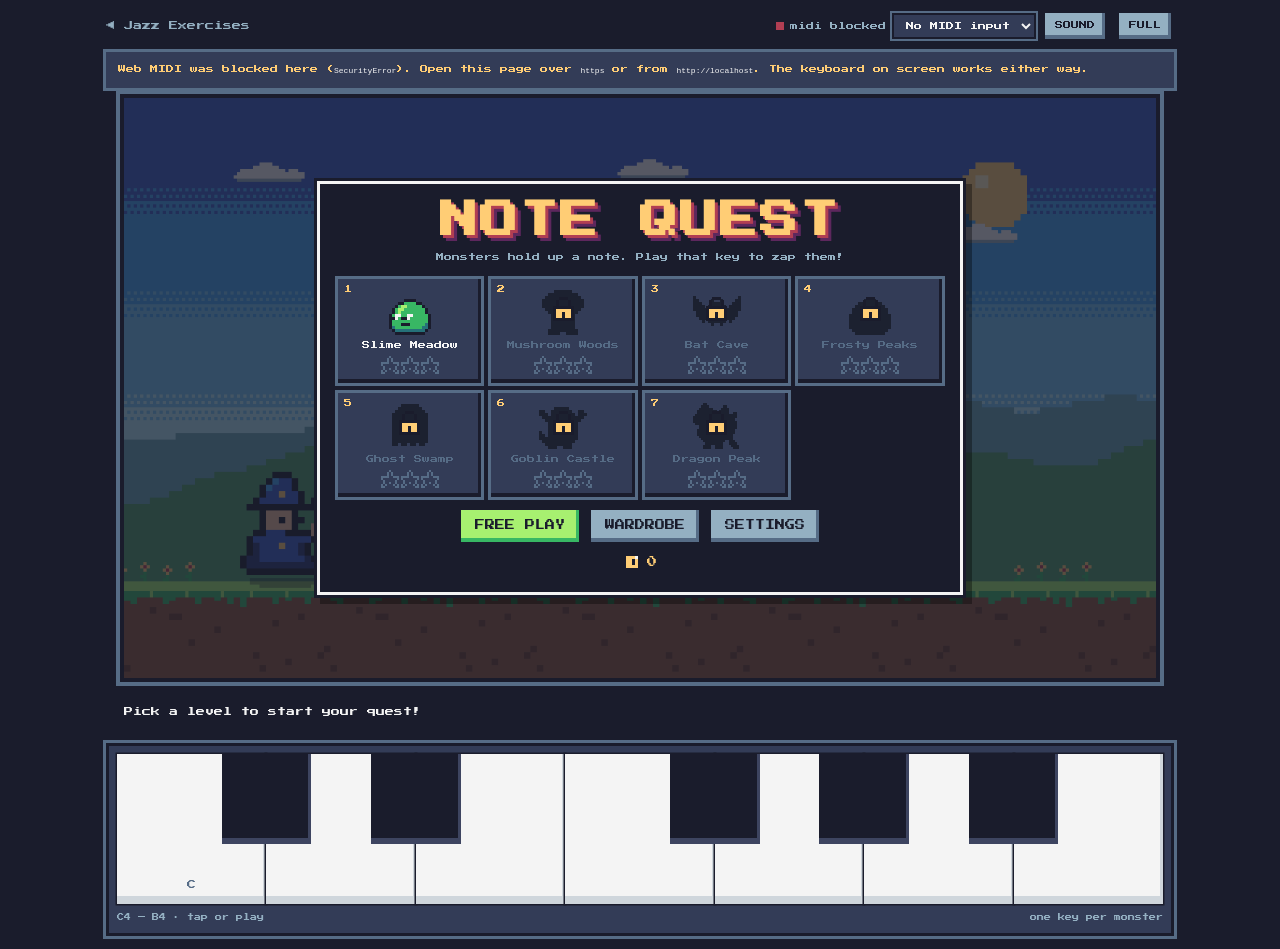
<file: note-quest.html>
<!doctype html>
<meta charset="utf-8">
<title>Note Quest</title>
<meta name="viewport" content="width=device-width, initial-scale=1, viewport-fit=cover">
<link rel="preconnect" href="https://fonts.googleapis.com">
<link rel="preconnect" href="https://fonts.gstatic.com" crossorigin>
<link rel="stylesheet" href="https://fonts.googleapis.com/css2?family=Press+Start+2P&display=swap">
<link rel="stylesheet" href="https://fonts.googleapis.com/css2?family=Noto+Music&text=%E2%99%AD%E2%99%AF&display=swap">
<style>
  /* Note Quest has its own look on purpose: it is the kids' version of
     Find the Note, so it does not share the jazz-exercises tokens. */
  :root {
    --night:#1a1c2c; --plum:#5d275d; --red:#b13e53; --orange:#ef7d57; --gold:#ffcd75;
    --lime:#a7f070; --green:#38b764; --teal:#257179; --navy:#29366f; --blue:#3b5dc9;
    --sky:#41a6f6; --cyan:#73eff7; --white:#f4f4f4; --mist:#94b0c2; --slate:#566c86; --ink2:#333c57;
    --px:"Press Start 2P", "Noto Music", ui-monospace, monospace;
  }
  * { box-sizing: border-box; }
  html, body { height: 100%; }
  body {
    margin: 0; background: var(--night); color: var(--white);
    font-family: var(--px); font-size: 10px; line-height: 1.6;
    padding-left: env(safe-area-inset-left, 0px); padding-right: env(safe-area-inset-right, 0px);
  }
  button, select { font: inherit; color: inherit; }
  :focus-visible { outline: 3px solid var(--gold); outline-offset: 2px; }
  [hidden] { display: none !important; }

  .app { max-width: 1100px; margin: 0 auto; padding: 10px 16px 16px; display: flex; flex-direction: column; gap: 10px; min-height: 100%; }

  /* ---- top bar ---- */
  .bar { display: flex; align-items: center; gap: 10px 14px; flex-wrap: wrap; }
  .back { color: var(--mist); text-decoration: none; font-size: 9px; }
  .back:hover { color: var(--gold); }
  .bar-right { margin-left: auto; display: flex; align-items: center; gap: 8px; flex-wrap: wrap; }
  .status { display: inline-flex; align-items: center; gap: 6px; font-size: 8px; color: var(--mist); }
  .status .dot { width: 8px; height: 8px; background: var(--slate); }
  .status[data-on="live"] .dot { background: var(--green); }
  .status[data-on="off"] .dot { background: var(--red); }
  .device {
    font-size: 8px; background: var(--ink2); color: var(--white); border: 0; padding: 6px 8px; max-width: 200px;
    box-shadow: 0 0 0 2px var(--night), 0 0 0 4px var(--slate);
  }
  .notice { font-size: 8px; line-height: 1.9; color: var(--gold); background: var(--ink2); padding: 10px 12px; box-shadow: 0 0 0 3px var(--slate); }
  .notice code { color: var(--white); }

  /* ---- pixel buttons ---- */
  .pbtn {
    --bg: var(--gold); --sh: var(--orange); --fg: var(--night);
    background: var(--bg); color: var(--fg); border: 0; cursor: pointer;
    padding: 10px 14px 12px; font-size: 10px; line-height: 1; white-space: nowrap;
    box-shadow: inset -3px -4px 0 var(--sh), 0 0 0 3px var(--night);
    margin: 3px;
  }
  .pbtn:hover { filter: brightness(1.08); }
  .pbtn:active { transform: translateY(2px); box-shadow: inset -3px -2px 0 var(--sh), 0 0 0 3px var(--night); }
  .pbtn.alt { --bg: var(--mist); --sh: var(--slate); }
  .pbtn.go { --bg: var(--lime); --sh: var(--green); }
  .pbtn.sm { font-size: 8px; padding: 8px 10px 10px; }
  .pbtn.danger { --bg: var(--red); --sh: var(--plum); --fg: var(--white); }
  .reset-note { margin: 6px 0 0 !important; font-size: 7px !important; }
  .pbtn[disabled] { --bg: var(--slate); --sh: var(--ink2); --fg: var(--mist); cursor: default; filter: none; transform: none; }
  .pbtn.tog[aria-pressed="false"] { --bg: var(--ink2); --sh: var(--night); --fg: var(--mist); }
  .chips { display: flex; flex-wrap: wrap; gap: 4px; }
  .chip {
    background: var(--ink2); color: var(--mist); border: 0; cursor: pointer; font-size: 8px; line-height: 1;
    padding: 8px 10px 9px; box-shadow: inset -2px -3px 0 var(--night); margin: 2px;
  }
  .chip[aria-pressed="true"] { background: var(--sky); color: var(--night); box-shadow: inset -2px -3px 0 var(--blue); }

  /* ---- game screen ---- */
  /* In play the box is exactly 16:9. A menu that needs more room grows it
     (aspect-ratio lets content win) and the canvas covers the taller box. */
  .screen {
    position: relative; display: grid; aspect-ratio: 16 / 9; margin: 0 auto;
    width: min(100%, calc((var(--vh, 100dvh) - 320px) * 16 / 9)); min-width: min(100%, 320px);
    box-shadow: 0 0 0 4px var(--night), 0 0 0 8px var(--slate); background: #111;
  }
  #game { position: absolute; inset: 0; width: 100%; height: 100%; object-fit: cover; display: block; }
  .overlay {
    position: relative; grid-area: 1 / 1; z-index: 2; display: flex; align-items: center; justify-content: center;
    padding: 14px; background: rgba(26,28,44,.72);
  }
  .overlay.clear { background: transparent; pointer-events: none; }
  .overlay.clear .panel { pointer-events: auto; }
  .panel {
    background: var(--night); padding: 16px 18px 18px; max-width: 100%;
    box-shadow: 0 0 0 3px var(--white), 0 0 0 6px var(--night), 6px 6px 0 6px rgba(0,0,0,.35);
    text-align: center;
  }
  .panel h2 { font-size: 16px; margin: 0 0 12px; color: var(--gold); text-shadow: 3px 3px 0 var(--plum); line-height: 1.3; }
  .panel p { margin: 0 0 10px; color: var(--mist); font-size: 8px; line-height: 1.9; }
  .row { display: flex; flex-wrap: wrap; justify-content: center; gap: 6px; margin-top: 10px; }

  .logo {
    margin: 0 0 6px; font-size: clamp(22px, 5vw, 38px); line-height: 1.15; color: var(--gold);
    text-shadow: 3px 3px 0 var(--red), 6px 6px 0 var(--plum);
    letter-spacing: 2px;
  }
  .menu-panel { width: min(640px, 100%); }
  .levels { display: grid; grid-template-columns: repeat(auto-fill, minmax(118px, 1fr)); gap: 10px; margin: 14px 0 6px; }
  .lvl {
    position: relative; background: var(--ink2); border: 0; cursor: pointer; padding: 8px 6px 9px; color: var(--white);
    box-shadow: inset -3px -4px 0 var(--night), 0 0 0 3px var(--slate);
    display: flex; flex-direction: column; align-items: center; gap: 5px; font-size: 8px; line-height: 1.4;
  }
  .lvl:hover:not([disabled]) { box-shadow: inset -3px -4px 0 var(--night), 0 0 0 3px var(--gold); }
  .lvl .num { position: absolute; top: 5px; left: 6px; color: var(--gold); }
  .lvl img { width: 48px; height: 48px; image-rendering: pixelated; }
  .lvl .stars { display: flex; gap: 2px; }
  .lvl .stars img, .done-stars img { width: 18px; height: 18px; }
  .lvl[disabled] { cursor: default; color: var(--slate); }
  .lvl[disabled] img.mon { filter: brightness(0) opacity(.45); }
  .lvl .lock { width: 21px; height: 24px; position: absolute; top: 18px; }
  .wallet { display: inline-flex; align-items: center; gap: 6px; color: var(--gold); font-size: 10px; margin-top: 8px; }
  .wallet img { width: 18px; height: 18px; image-rendering: pixelated; }
  img { image-rendering: pixelated; }

  .set-grid { display: grid; gap: 12px; text-align: left; margin: 4px 0 8px; }
  .set-grid .lab { color: var(--gold); font-size: 8px; margin: 0 0 4px; }

  .shop { display: grid; grid-template-columns: repeat(auto-fill, minmax(96px, 1fr)); gap: 10px; margin: 10px 0; }
  .robe { background: var(--ink2); padding: 8px 6px; box-shadow: inset -3px -4px 0 var(--night); display: flex; flex-direction: column; align-items: center; gap: 6px; font-size: 8px; }
  .robe img { width: 64px; height: 64px; }
  .robe.worn { box-shadow: inset -3px -4px 0 var(--night), 0 0 0 3px var(--lime); }

  .done-stars { display: flex; justify-content: center; gap: 10px; margin: 4px 0 12px; }
  .done-stars img { width: 42px; height: 42px; animation: pop .45s steps(4) both; }
  .done-stars img:nth-child(2) { animation-delay: .35s; }
  .done-stars img:nth-child(3) { animation-delay: .7s; }
  @keyframes pop { 0% { transform: scale(0); } 70% { transform: scale(1.3); } 100% { transform: scale(1); } }
  .facts { display: grid; grid-template-columns: auto auto; gap: 6px 18px; justify-content: center; font-size: 8px; margin: 0 0 6px; text-align: left; }
  .facts dt { color: var(--mist); }
  .facts dd { margin: 0; color: var(--white); text-align: right; }

  /* ---- under the screen ---- */
  .hud-row { display: flex; align-items: center; gap: 8px 12px; flex-wrap: wrap; min-height: 40px; width: min(100%, calc((var(--vh, 100dvh) - 320px) * 16 / 9)); min-width: min(100%, 320px); margin: 4px auto 0; }
  .msg { margin: 0; flex: 1 1 260px; font-size: 9px; line-height: 1.8; color: var(--white); min-height: 1.8em; }
  .msg b { color: var(--gold); font-weight: normal; }
  .ac { font-family: "Noto Music", serif; font-size: 1.6em; line-height: 0; vertical-align: -.1em; }
  .msg .bad { color: var(--orange); }
  .msg .good { color: var(--lime); }
  .actions { display: flex; gap: 4px; margin-left: auto; }

  /* ---- keyboard ---- */
  .kb-wrap { background: var(--ink2); padding: 8px 8px 10px; box-shadow: 0 0 0 3px var(--night), 0 0 0 6px var(--slate); margin: 4px 3px 0; }
  .kb { position: relative; height: 150px; width: 100%; user-select: none; -webkit-user-select: none; touch-action: none; }
  .kb .w, .kb .b { position: absolute; top: 0; border: 0; padding: 0; cursor: pointer; }
  .kb .w {
    background: var(--white); height: 100%; box-shadow: inset 0 -8px 0 #cfd6dc, inset -3px 0 0 #cfd6dc, 0 0 0 1.5px var(--night);
    display: flex; align-items: flex-end; justify-content: center; padding-bottom: 12px;
    font-size: 9px; color: var(--slate);
  }
  .kb .b { background: var(--night); height: 60%; z-index: 2; box-shadow: inset 0 -6px 0 #3d4460, inset -3px 0 0 #3d4460; }
  .kb .w.held, .kb .b.held { background: var(--gold); color: var(--night); }
  .kb .w.right, .kb .b.right { background: var(--lime); color: var(--night); }
  .kb .w.wrong, .kb .b.wrong { background: var(--red); color: var(--white); }
  .kb .w.ghost { animation: ghostW .5s steps(2) infinite; }
  .kb .b.ghost { animation: ghostB .5s steps(2) infinite; }
  @keyframes ghostW { 0% { background: var(--white); } 100% { background: var(--lime); } }
  @keyframes ghostB { 0% { background: var(--night); } 100% { background: var(--green); } }
  .kb-legend { display: flex; justify-content: space-between; gap: 12px; margin-top: 8px; font-size: 7px; color: var(--mist); }

  @media (max-width: 640px) {
    .app { padding: 8px 12px 14px; }
    .kb { height: 120px; }
    .panel { padding: 12px 10px 14px; }
    .levels { grid-template-columns: repeat(auto-fill, minmax(92px, 1fr)); gap: 8px; }
    .lvl img { width: 36px; height: 36px; }
    .lvl .lock { top: 14px; }
  }
  @media (max-height: 560px) and (orientation: landscape) {
    .kb { height: 96px; }
    .screen, .hud-row { width: min(100%, calc((var(--vh, 100dvh) - 190px) * 16 / 9)); }
  }
</style>

<div class="app">
  <header class="bar">
    <a class="back" href="index.html">&#9664; Jazz Exercises</a>
    <div class="bar-right">
      <span class="status" id="status" data-on="wait"><span class="dot"></span><span id="statusText">connecting</span></span>
      <select class="device" id="device" aria-label="MIDI input"><option>No MIDI input</option></select>
      <button class="pbtn sm alt tog" id="soundBtn" type="button" aria-pressed="true">SOUND</button>
      <button class="pbtn sm alt" id="fs" type="button" hidden>FULL</button>
    </div>
  </header>

  <div class="notice" id="notice" hidden></div>

  <div class="screen" id="screen">
    <canvas id="game" width="320" height="180" aria-label="Note Quest game"></canvas>

    <div class="overlay" id="menu">
      <div class="panel menu-panel">
        <h1 class="logo">NOTE QUEST</h1>
        <p>Monsters hold up a note. Play that key to zap them!</p>
        <div class="levels" id="levels"></div>
        <div class="row">
          <button class="pbtn go" id="freeBtn" type="button">FREE PLAY</button>
          <button class="pbtn alt" id="shopBtn" type="button">WARDROBE</button>
          <button class="pbtn alt" id="setBtn" type="button">SETTINGS</button>
        </div>
        <span class="wallet"><img id="walletIcon" alt=""><span id="wallet">0</span></span>
      </div>
    </div>

    <div class="overlay" id="settings" hidden>
      <div class="panel" style="width:min(520px,100%)">
        <h2>SETTINGS</h2>
        <div class="set-grid">
          <div><p class="lab">The sign shows</p>
            <div class="chips" id="clueChips">
              <button class="chip" data-v="letter" type="button">Letter</button>
              <button class="chip" data-v="staff" type="button">Music staff</button>
              <button class="chip" data-v="both" type="button">Both</button>
            </div></div>
          <div><p class="lab">Monsters walk</p>
            <div class="chips" id="speedChips">
              <button class="chip" data-v="relaxed" type="button">Don't walk</button>
              <button class="chip" data-v="normal" type="button">Slowly</button>
              <button class="chip" data-v="fast" type="button">Fast</button>
            </div></div>
          <div><p class="lab">After a miss, wait</p>
            <div class="chips" id="paceChips">
              <button class="chip" data-v="2000" type="button">2s</button>
              <button class="chip" data-v="3000" type="button">3s</button>
              <button class="chip" data-v="5000" type="button">5s</button>
              <button class="chip" data-v="0" type="button">Until I press Next</button>
            </div></div>
          <div><p class="lab">Letters on the keys</p>
            <div class="chips" id="labelChips">
              <button class="chip" data-v="c" type="button">Only C</button>
              <button class="chip" data-v="all" type="button">All white keys</button>
              <button class="chip" data-v="none" type="button">None</button>
            </div></div>
          <div><p class="lab">Game sounds</p>
            <div class="chips" id="sfxChips">
              <button class="chip" data-v="on" type="button">Zaps &amp; coins</button>
              <button class="chip" data-v="off" type="button">Only the notes</button>
            </div></div>
          <div><p class="lab">Progress</p>
            <button class="pbtn sm danger" id="resetBtn" type="button">RESET PROGRESS</button>
            <p class="reset-note" id="resetNote">Clears stars, coins and robes. Settings stay.</p></div>
        </div>
        <div class="row"><button class="pbtn" data-close type="button">DONE</button></div>
      </div>
    </div>

    <div class="overlay" id="free" hidden>
      <div class="panel" style="width:min(520px,100%)">
        <h2>FREE PLAY</h2>
        <p>Pick your notes. No hearts to lose &mdash; play as long as you like.</p>
        <div class="set-grid">
          <div><p class="lab">Notes</p>
            <div class="chips" id="poolChips">
              <button class="chip" data-group="nat" type="button">White keys</button>
              <button class="chip" data-group="sharp" type="button">Sharps <span class="ac">&#9839;</span></button>
              <button class="chip" data-group="flat" type="button">Flats <span class="ac">&#9837;</span></button>
            </div></div>
          <div><p class="lab">Octaves</p>
            <div class="chips" id="octChips">
              <button class="chip" data-v="1" type="button">1 &middot; C4</button>
              <button class="chip" data-v="2" type="button">2 &middot; C3&ndash;B4</button>
              <button class="chip" data-v="3" type="button">3 &middot; C3&ndash;B5</button>
            </div></div>
          <div><p class="lab">Which key counts</p>
            <div class="chips" id="gradeChips">
              <button class="chip" data-v="any" type="button">Any octave</button>
              <button class="chip" data-v="exact" type="button">Exact octave</button>
            </div></div>
        </div>
        <div class="row">
          <button class="pbtn go" id="freeGo" type="button">START &#9654;</button>
          <button class="pbtn alt" data-close type="button">BACK</button>
        </div>
      </div>
    </div>

    <div class="overlay" id="shop" hidden>
      <div class="panel" style="width:min(600px,100%)">
        <h2>WARDROBE</h2>
        <p>Spend your coins on a new robe. Your spells change colour too!</p>
        <div class="shop" id="robes"></div>
        <span class="wallet"><img id="walletIcon2" alt=""><span id="wallet2">0</span></span>
        <div class="row"><button class="pbtn" data-close type="button">DONE</button></div>
      </div>
    </div>

    <div class="overlay clear" id="done" hidden>
      <div class="panel" style="width:min(420px,100%)">
        <h2 id="doneTitle">LEVEL CLEAR!</h2>
        <div class="done-stars" id="doneStars"></div>
        <dl class="facts" id="doneFacts"></dl>
        <div class="row">
          <button class="pbtn go" id="nextLvl" type="button">NEXT &#9654;</button>
          <button class="pbtn alt" id="replay" type="button">AGAIN</button>
          <button class="pbtn alt" data-map type="button">MAP</button>
        </div>
      </div>
    </div>

    <div class="overlay clear" id="over" hidden>
      <div class="panel" style="width:min(420px,100%)">
        <h2>OH NO!</h2>
        <p id="overText">Out of hearts. Shake it off and try again!</p>
        <dl class="facts" id="overFacts"></dl>
        <div class="row">
          <button class="pbtn go" id="retryLvl" type="button">TRY AGAIN</button>
          <button class="pbtn alt" data-map type="button">MAP</button>
        </div>
      </div>
    </div>
  </div>

  <div class="hud-row" id="hudRow">
    <p class="msg" id="msg" aria-live="polite">Pick a level to start your quest!</p>
    <div class="actions" id="actions" hidden>
      <button class="pbtn sm go" id="nextBtn" type="button" hidden>NEXT &#9654;</button>
      <button class="pbtn sm alt" id="hintBtn" type="button">HINT</button>
      <button class="pbtn sm alt" id="skipBtn" type="button" hidden>SKIP</button>
      <button class="pbtn sm alt" id="mapBtn" type="button">MAP</button>
    </div>
  </div>

  <div class="kb-wrap">
    <div class="kb" id="kb"></div>
    <div class="kb-legend">
      <span id="kbRange">C4 &mdash; B4 &middot; tap or play</span>
      <span>one key per monster</span>
    </div>
  </div>
</div>

<script>
(function () {
  "use strict";

  var $ = function (id) { return document.getElementById(id); };
  function now() { return performance.now(); }
  function rand(n) { return Math.floor(Math.random() * n); }
  function clamp(v, a, b) { return v < a ? a : v > b ? b : v; }
  function pcOf(m) { return ((m % 12) + 12) % 12; }

  /* ---------- music theory (same rules as Find the Note) ---------- */
  var LET = ["C","D","E","F","G","A","B"];
  var LETSEMI = [0,2,4,5,7,9,11];
  var GROUPS = {
    nat:   [{l:0,a:0},{l:1,a:0},{l:2,a:0},{l:3,a:0},{l:4,a:0},{l:5,a:0},{l:6,a:0}],
    sharp: [{l:0,a:1},{l:1,a:1},{l:3,a:1},{l:4,a:1},{l:5,a:1}],
    flat:  [{l:1,a:-1},{l:2,a:-1},{l:4,a:-1},{l:5,a:-1},{l:6,a:-1}]
  };
  var OCT_SETS = { 1: [4], 2: [3,4], 3: [3,4,5] };

  function acc(n) { return n === 0 ? "" : n > 0 ? "♯".repeat(n) : "♭".repeat(-n); }
  function absOf(l, a, oct) { return 12 * (oct + 1) + LETSEMI[l] + a; }
  function label(n) { return LET[n.l] + acc(n.a); }
  var SHARP = ["C","C♯","D","D♯","E","F","F♯","G","G♯","A","A♯","B"];
  var FLAT  = ["C","D♭","D","E♭","E","F","G♭","G","A♭","A","B♭","B"];
  function midiName(m, flat, withOct) {
    return (flat ? FLAT : SHARP)[pcOf(m)] + (withOct ? (Math.floor(m / 12) - 1) : "");
  }
  var SPELL_SHARP = [[0,0],[0,1],[1,0],[1,1],[2,0],[3,0],[3,1],[4,0],[4,1],[5,0],[5,1],[6,0]];
  var SPELL_FLAT  = [[0,0],[1,-1],[1,0],[2,-1],[2,0],[3,0],[4,-1],[4,0],[5,-1],[5,0],[6,-1],[6,0]];
  function stepOf(m, flat) {
    var sp = (flat ? SPELL_FLAT : SPELL_SHARP)[pcOf(m)];
    return { step: (Math.floor(m / 12) - 1) * 7 + sp[0], a: sp[1] };
  }

  /* ---------- saved progress ---------- */
  var SAVE_KEY = "noteQuest.v1";
  var save = {
    stars: {}, wallet: 0, owned: ["blue"], robe: "blue",
    clue: "letter", speed: "normal", pace: 3000, labels: "c", sfx: true, sound: true,
    free: { groups: ["nat"], octaves: 1, grade: "any" }
  };
  try {
    var raw = localStorage.getItem(SAVE_KEY);
    if (raw) { var o = JSON.parse(raw); for (var k in o) if (o[k] !== undefined) save[k] = o[k]; }
  } catch (e) { /* private window or blocked storage: play without saving */ }
  function persist() { try { localStorage.setItem(SAVE_KEY, JSON.stringify(save)); } catch (e) {} }

  /* ---------- sprites ---------- */
  var SPR = {
    hero: [
      "......kkk.......",
      ".....khppk......",
      "....khpppk......",
      "....kppyppk..kk.",
      "...kppppppk.kggk",
      "..kkkkkkkkkkkgwk",
      "....kssssk...kk.",
      "....ksskskk..o..",
      "....kssssk..so..",
      "...kkpppkkkkso..",
      "..kpppppppppk...",
      "..kqpppyppqk.o..",
      "..kqppppppqk.o..",
      ".kqqpppppppqko..",
      ".kqqqqqqqqqqqo..",
      "..kkkkkkkkkkkok."
    ],
    heroCast: [
      "......kkk.......",
      ".....khppk.....w",
      "....khpppk...kk.",
      "....kppyppk.kggk",
      "...kppppppk.kgwk",
      "..kkkkkkkkkkkkk.",
      "....kssssk..ok..",
      "....ksskskk.o...",
      "....ksssskkso...",
      "...kkpppkssko...",
      "..kpppppppkk....",
      "..kqpppyppqko...",
      "..kqppppppqko...",
      ".kqqppppppqko...",
      ".kqqqqqqqqqqo...",
      "..kkkkkkkkkkok.."
    ],
    slime: [
      "................",
      "................",
      "................",
      "................",
      "......kkkk......",
      "....kkaaaakk....",
      "...kaccaaaaak...",
      "..kaccaaaaaaak..",
      "..kacaaaaaaaak..",
      ".kawwaawwaaaaak.",
      ".kkwakkwaaaaaak.",
      ".kaaaaaaaaaaaak.",
      ".kaaakkkaaaaabk.",
      ".kbaaaaaaaaabbk.",
      "..kbbbbbbbbbbk..",
      "...kkkkkkkkkk..."
    ],
    shroom: [
      "................",
      ".....kkkkkk.....",
      "...kkaaaawwkk...",
      "..kawwaaaawwak..",
      ".kaawwaaaaaaaak.",
      ".kaaaaaawwaaaak.",
      ".kbaaaaawwaaabk.",
      "..kbbbbbbbbbbk..",
      "...kkkkkkkkkk...",
      "....kwwwwwwk....",
      "....kwewwewk....",
      "....kwewwewk....",
      "....kwwkkwwk....",
      "....kxwwwwxk....",
      "...kkokkkkokk...",
      "...kook..kook..."
    ],
    batA: [
      "................",
      "................",
      "................",
      "k..............k",
      "kk....k..k....kk",
      "kak...kkkk...kak",
      "kaak.kaaaak.kaak",
      "kaaakaaaaaakaaak",
      ".kaakawaawakaak.",
      ".kbaakaaaakaabk.",
      "..kbkkaaaakkbk..",
      "...k.kwkkwk.k...",
      "......k..k......",
      "................",
      "................",
      "................"
    ],
    batB: [
      "................",
      "................",
      "................",
      "................",
      "......k..k......",
      "......kkkk......",
      ".....kaaaak.....",
      "..kkkaaaaaakkk..",
      ".kaakawaawakaak.",
      "kaaaakaaaakaaaak",
      "kaaakkaaaakkaaak",
      "kaak.kwkkwk.kaak",
      "kak...k..k...kak",
      "kk............kk",
      "k..............k",
      "................"
    ],
    ghost: [
      "................",
      ".....kkkkkk.....",
      "....kccaaaak....",
      "...kcaaaaaaak...",
      "..kcaaaaaaaaak..",
      "..kakkaakkaaak..",
      "..kakkaakkaaak..",
      "..kaaaaaaaaaak..",
      "..kaaakkaaaaak..",
      "..kaaakkaaaaak..",
      "..kaaaaaaaaaak..",
      "..kbaaaaaaaabk..",
      "..kbbaaaaaabbk..",
      "..kbkbbkbbkbbk..",
      "..kk.kk.kk.kk...",
      "................"
    ],
    goblin: [
      "................",
      "................",
      ".....kkkkk......",
      "kk..kaaaaak..kk.",
      "kak.kaaaaaak.kak",
      ".kakawwaawwakak.",
      "..kaakwakwaaak..",
      "...kaaaaaaaak...",
      "...kaakkkkaak...",
      "...kkawwwwakk...",
      "k..kmkkkkkkmk...",
      "ok.kmmmmmmmmk...",
      "okkammmrmmmak...",
      ".okkmmmmmmmk....",
      "..kkmmkkmmk.....",
      "...kkk..kkk....."
    ],
    dragon: [
      "........................",
      ".....kk.................",
      "....kaak.......kk.......",
      "...kaaaakk....kaak......",
      "..kaaaaaaakk.kaaak......",
      "..kaaaaakkaakaaaak..kk..",
      ".kawkaaakbbkkaaaakkaak..",
      "kaakkaaakbbbkkkkkaaaak..",
      "kaaaaaaakbbbbbkaaaaak...",
      "kkwkwaaaakbbbbkaaaakkk..",
      ".kkkkaaaaakkbbkaaakaak..",
      "...kaaaaaaaakkaaaakaak..",
      "...kacccaaaaaaaaakaaak..",
      "..kacccccaaaaaaaaaaak...",
      "..kaccccccaaaaaaaaaak...",
      "..kaccccccaaaaaaaabk....",
      "...kacccccaaaaaaabbk....",
      "....kaccccaaaaabbkkk....",
      ".....kkaaaaaabbk..kak...",
      "......kaakkkaak...kaak..",
      ".....kaak..kaak....kaak.",
      ".....kkkk..kkkk.....kkk."
    ],
    crown: [
      "k..k..k.",
      "kykkykyk",
      "kyyyyyyk",
      "kyryyryk",
      "kkkkkkkk"
    ],
    heart: [
      ".kk.kk.",
      "krrkrrk",
      "krwrrrk",
      "krrrrrk",
      ".krrrk.",
      "..krk..",
      "...k..."
    ],
    heartEmpty: [
      ".kk.kk.",
      "kzzkzzk",
      "kzzzzzk",
      "kzzzzzk",
      ".kzzzk.",
      "..kzk..",
      "...k..."
    ],
    coin: [
      ".kkkk.",
      "kyyywk",
      "kyykyk",
      "kyykyk",
      "kyyyyk",
      ".kkkk."
    ],
    star: [
      "....k....",
      "...kyk...",
      "...kyk...",
      "kkkkyykkk",
      "kyyyyyyyk",
      ".kyyyyyk.",
      ".kyykyyk.",
      "kyk...kyk",
      "kk.....kk"
    ],
    sharp: [
      ".#.#.",
      ".#.#.",
      "#####",
      ".#.#.",
      "#####",
      ".#.#.",
      ".#.#."
    ],
    flat: [
      "#...",
      "#...",
      "#...",
      "###.",
      "#..#",
      "#.#.",
      "##.."
    ],
    treble: [
      "....##..",
      "...#..#.",
      "...#..#.",
      "...#.#..",
      "...##...",
      "...#....",
      "..##....",
      ".#.#....",
      "#..###..",
      "#.#.#.#.",
      "#.#.#..#",
      "#..##..#",
      ".#..#.#.",
      "..###...",
      "....#...",
      "....#...",
      ".##.#...",
      ".##.#...",
      "..##...."
    ],
    bass: [
      "..###....",
      ".#...#..#",
      "##....#..",
      "##....#..",
      "......#..",
      ".....#..#",
      "....#....",
      "...#.....",
      ".##......",
      "#........"
    ],
    tree: [
      "......kkkk......",
      "....kkaaaakk....",
      "...kaacaaaaak...",
      "..kaccaaaaaaak..",
      "..kacaaaaaaabk..",
      ".kaaaaaaaaaaabk.",
      ".kaaaaaaaaaabbk.",
      ".kbaaaaaaaabbbk.",
      "..kbbaaaabbbbk..",
      "...kkbbbbbbkk...",
      ".....kkookk.....",
      "......koak......",
      "......kook......",
      "......kook......",
      ".....kooook.....",
      "....kkkkkkkk...."
    ],
    pine: [
      "......kk......",
      ".....kwak.....",
      "....kwaaak....",
      "...kaaaabk....",
      "....kkaakk....",
      "...kwaaaabk...",
      "..kwaaaaabbk..",
      "...kkaaabkk...",
      "..kwaaaaaabk..",
      ".kwaaaaaaabbk.",
      "kaaaaaaaaabbbk",
      ".kkkkkookkkkk.",
      "......oo......",
      ".....kook....."
    ],
    deadtree: [
      "..k.......k...",
      "..ak....kak...",
      "...ak..kak..k.",
      "k...akkak..ka.",
      "ak...aaa..kak.",
      ".akk.aak.kak..",
      "..aakaaakak...",
      "....kaaaak....",
      ".....aaak.....",
      ".....aaak.....",
      ".....aabk.....",
      ".....aabk.....",
      "....kaabbk....",
      "...kaaabbbk..."
    ],
    crystal: [
      "....k.....",
      "...kck....",
      "...kcak.k.",
      "..kcaakkck",
      "..kcaabkca",
      "..kcaabkca",
      ".k.kaabkab",
      "kckkaabkab",
      "kcakaabkab",
      "kcabkabkkk",
      "kkkkkkkk.."
    ],
    torch: [
      "..y...",
      ".yym..",
      ".ymmy.",
      "..mr..",
      ".kkkk.",
      ".kook.",
      "..ok..",
      "..ok..",
      "..ok..",
      "..kk.."
    ],
    flower: [
      ".y.",
      "yry",
      ".y.",
      ".a.",
      "aa.",
      ".a."
    ],
    cloud: [
      "........wwww..........",
      "......wwwwwwww........",
      "..wwwwwwwwwwwwww.www..",
      ".wwwwwwwwwwwwwwwwwwwww",
      "wwwwwwwwwwwwwwwwwwwwww",
      ".xxxxxxxxxxxxxxxxxxxx."
    ],
    rock: [
      "....kkkk....",
      "..kkxxxzkk..",
      ".kxxxxxzzzk.",
      "kxxxxxzzzzzk",
      "kkkkkkkkkkkk"
    ],
    lock: [
      "..kkk..",
      ".k...k.",
      ".k...k.",
      "kkkkkkk",
      "kyyyyyk",
      "kyykyyk",
      "kyykyyk",
      "kkkkkkk"
    ]
  };
  var BASE = {
    k:"#1a1c2c", "#":"#1a1c2c", e:"#1a1c2c", w:"#f4f4f4", s:"#f2c09c", o:"#8f563b", y:"#ffcd75",
    r:"#b13e53", m:"#ef7d57", x:"#94b0c2", z:"#566c86", g:"#73eff7",
    a:"#38b764", b:"#257179", c:"#a7f070", p:"#3b5dc9", q:"#29366f", h:"#41a6f6"
  };
  var sprCache = {};
  // pal may be a map of overrides or "flash" for an all-white silhouette.
  function sprite(name, pal, key) {
    var id = name + "|" + (key || (pal === "flash" ? "flash" : ""));
    if (sprCache[id]) return sprCache[id];
    var rows = SPR[name], h = rows.length, w = rows[0].length;
    var c = document.createElement("canvas"); c.width = w; c.height = h;
    var x = c.getContext("2d"), i, j, ch;
    for (j = 0; j < h; j++) for (i = 0; i < w; i++) {
      ch = rows[j][i];
      if (ch === ".") continue;
      x.fillStyle = pal === "flash" ? "#ffffff" : ((pal && pal[ch]) || BASE[ch]);
      x.fillRect(i, j, 1, 1);
    }
    sprCache[id] = c;
    return c;
  }
  function spriteURL(name, pal, key, scale) {
    var s = sprite(name, pal, key), c = document.createElement("canvas");
    c.width = s.width * scale; c.height = s.height * scale;
    var x = c.getContext("2d"); x.imageSmoothingEnabled = false;
    x.drawImage(s, 0, 0, c.width, c.height);
    return c.toDataURL();
  }

  var ROBES = [
    { id:"blue",   name:"Sky",    cost:0,    pal:{ p:"#3b5dc9", q:"#29366f", h:"#41a6f6", g:"#73eff7" }, bolt:["#73eff7","#f4f4f4"] },
    { id:"red",    name:"Fire",   cost:150,  pal:{ p:"#b13e53", q:"#5d275d", h:"#ef7d57", g:"#ffcd75" }, bolt:["#ef7d57","#ffcd75"] },
    { id:"green",  name:"Forest", cost:300,  pal:{ p:"#38b764", q:"#257179", h:"#a7f070", g:"#a7f070" }, bolt:["#a7f070","#f4f4f4"] },
    { id:"shadow", name:"Shadow", cost:500,  pal:{ p:"#5d275d", q:"#3a1f3d", h:"#b55088", g:"#f4a6ff" }, bolt:["#f4a6ff","#b55088"] },
    { id:"gold",   name:"Golden", cost:1000, pal:{ p:"#e0a030", q:"#8f563b", h:"#ffcd75", g:"#f4f4f4" }, bolt:["#ffcd75","#f4f4f4"] }
  ];
  function robe() {
    for (var i = 0; i < ROBES.length; i++) if (ROBES[i].id === save.robe) return ROBES[i];
    return ROBES[0];
  }

  /* ---------- audio ---------- */
  var ac = null;
  function audio() {
    if (!save.sound) return null;
    try {
      if (!ac) ac = new (window.AudioContext || window.webkitAudioContext)();
      if (ac.state === "suspended") ac.resume();
    } catch (e) { return null; }
    return ac;
  }
  // The piano voice from Find the Note, so the pitch reads the same.
  function tone(midi, at, dur) {
    var a = audio(); if (!a) return;
    var t = a.currentTime + at, f = 440 * Math.pow(2, (midi - 69) / 12);
    var g = a.createGain();
    g.gain.setValueAtTime(0.0001, t);
    g.gain.exponentialRampToValueAtTime(0.16, t + 0.012);
    g.gain.exponentialRampToValueAtTime(0.0001, t + dur);
    var o1 = a.createOscillator(), o2 = a.createOscillator();
    o1.type = "triangle"; o1.frequency.value = f;
    o2.type = "sine"; o2.frequency.value = f * 2;
    var g2 = a.createGain(); g2.gain.value = 0.25;
    o1.connect(g); o2.connect(g2); g2.connect(g); g.connect(a.destination);
    o1.start(t); o2.start(t); o1.stop(t + dur + 0.05); o2.stop(t + dur + 0.05);
  }
  function beep(type, f0, f1, at, dur, vol) {
    if (!save.sfx) return;
    var a = audio(); if (!a) return;
    var t = a.currentTime + at, o = a.createOscillator(), g = a.createGain();
    o.type = type;
    o.frequency.setValueAtTime(f0, t);
    o.frequency.exponentialRampToValueAtTime(f1, t + dur);
    g.gain.setValueAtTime(vol, t);
    g.gain.exponentialRampToValueAtTime(0.0001, t + dur);
    o.connect(g); g.connect(a.destination);
    o.start(t); o.stop(t + dur + 0.02);
  }
  var noiseBuf = null;
  function noise(at, dur, vol) {
    if (!save.sfx) return;
    var a = audio(); if (!a) return;
    if (!noiseBuf) {
      noiseBuf = a.createBuffer(1, a.sampleRate * 0.5, a.sampleRate);
      var d = noiseBuf.getChannelData(0);
      for (var i = 0; i < d.length; i++) d[i] = Math.random() * 2 - 1;
    }
    var t = a.currentTime + at, s = a.createBufferSource(), g = a.createGain(), f = a.createBiquadFilter();
    s.buffer = noiseBuf; f.type = "lowpass"; f.frequency.value = 1800;
    g.gain.setValueAtTime(vol, t); g.gain.exponentialRampToValueAtTime(0.0001, t + dur);
    s.connect(f); f.connect(g); g.connect(a.destination);
    s.start(t); s.stop(t + dur + 0.02);
  }
  function arp(notes, step, vol, type) {
    notes.forEach(function (m, i) {
      var f = 440 * Math.pow(2, (m - 69) / 12);
      beep(type || "square", f, f * 1.001, i * step, step * 1.6, vol);
    });
  }
  // Effects sit after and under the played note so the pitch stays clear.
  var sfx = {
    zap:   function () { beep("square", 600, 1500, 0.08, 0.1, 0.03); },
    poof:  function () { noise(0.0, 0.2, 0.09); },
    coin:  function () { beep("square", 988, 990, 0, 0.05, 0.025); beep("square", 1319, 1320, 0.05, 0.12, 0.025); },
    hurt:  function () { beep("square", 330, 70, 0, 0.3, 0.05); noise(0, 0.12, 0.05); },
    heart: function () { arp([72, 76, 79, 84], 0.07, 0.03); },
    boss:  function () { arp([45, 44, 43, 42], 0.18, 0.05, "sawtooth"); noise(0, 0.8, 0.05); },
    win:   function () { arp([72, 76, 79, 84, 79, 84, 88], 0.1, 0.035); },
    lose:  function () { arp([67, 63, 60, 55], 0.18, 0.04, "triangle"); },
    click: function () { beep("square", 880, 880, 0, 0.03, 0.02); },
    buy:   function () { arp([76, 79, 84, 88], 0.06, 0.03); }
  };

  /* ---------- worlds ---------- */
  var MON = {
    slime:  { kind:"slime",  name:"slime",     pal:{ a:"#38b764", b:"#257179", c:"#a7f070" } },
    shroom: { kind:"shroom", name:"mushroom",  pal:{ a:"#b13e53", b:"#5d275d" } },
    bat:    { kind:"bat",    name:"bat",       pal:{ a:"#9a5fd0", b:"#4a2466" } },
    ice:    { kind:"slime",  name:"ice slime", pal:{ a:"#73eff7", b:"#3b8fd9", c:"#f4f4f4" } },
    ghost:  { kind:"ghost",  name:"ghost",     pal:{ a:"#dfe8f0", b:"#94b0c2", c:"#ffffff" } },
    goblin: { kind:"goblin", name:"goblin",    pal:{ a:"#6bbf3a", b:"#3d7a2a", m:"#b55088" } },
    fbat:   { kind:"bat",    name:"fire bat",  pal:{ a:"#ef7d57", b:"#b13e53" } },
    imp:    { kind:"goblin", name:"imp",       pal:{ a:"#b13e53", b:"#5d275d", m:"#333c57", w:"#ffcd75" } },
    dragon: { kind:"dragon", name:"dragon",    pal:{ a:"#b13e53", b:"#5d275d", c:"#ffcd75", w:"#ffcd75" } }
  };
  var WORLDS = [
    { type:"hills", sky:["#3b5dc9","#41a6f6","#73c6f6","#b6ecf7"], far:"#6aa9b8", near:"#4f9f6a",
      ground:["#a7f070","#38b764","#8f563b","#6b3f2c"], clouds:true, decor:["tree","tree","flower"],
      decorPal:{ a:"#38b764", b:"#257179", c:"#a7f070" }, ambient:null,
      mons:[MON.slime], boss:{ m:MON.slime, name:"King Slime", scale:3 } },
    { type:"forest", sky:["#5d275d","#b13e53","#ef7d57","#ffcd75"], far:"#6b2f4f", near:"#333c57",
      ground:["#38b764","#257179","#5d3a2b","#40291f"], clouds:false, decor:["tree","tree","tree"],
      decorPal:{ a:"#257179", b:"#1d4a4f", c:"#38b764" }, ambient:"fireflies",
      mons:[MON.shroom], boss:{ m:MON.shroom, name:"Mega Mushroom", scale:3 } },
    { type:"cave", sky:["#0f1018","#171826","#1f2133","#262a40"], far:"#2a2f45", near:"#333c57",
      ground:["#566c86","#333c57","#262a40","#1a1c2c"], clouds:false, decor:["crystal","crystal","rock"],
      decorPal:{ a:"#5b6ee1", b:"#29366f", c:"#73eff7" }, ambient:"sparkle",
      mons:[MON.bat], boss:{ m:MON.bat, name:"Bat Queen", scale:3 } },
    { type:"peaks", sky:["#3b5dc9","#41a6f6","#94d4f6","#dff3fb"], far:"#94b0c2", near:"#6d87a3",
      ground:["#f4f4f4","#c5d6e0","#566c86","#333c57"], clouds:true, decor:["pine","pine","rock"],
      decorPal:{ a:"#257179", b:"#1d4a4f" }, ambient:"snow",
      mons:[MON.ice], boss:{ m:MON.ice, name:"Frost King", scale:3 } },
    { type:"swamp", sky:["#333c57","#4a5670","#6f7f8f","#94a7a0"], far:"#46545e", near:"#3b4a45",
      ground:["#7a8c4a","#55663a","#3d3a2b","#2b291f"], clouds:false, decor:["deadtree","deadtree","rock"],
      decorPal:{ a:"#4d4a3a", b:"#35322a" }, ambient:"fireflies",
      mons:[MON.ghost], boss:{ m:MON.ghost, name:"Big Boo", scale:3 } },
    { type:"castle", sky:["#1a1c2c","#29366f","#3b5dc9","#41a6f6"], far:"#566c86", near:"#333c57",
      ground:["#94b0c2","#566c86","#333c57","#262a40"], clouds:false, decor:["torch"],
      decorPal:{}, ambient:null,
      mons:[MON.goblin], boss:{ m:MON.goblin, name:"Goblin Chief", scale:3 } },
    { type:"volcano", sky:["#1a1c2c","#5d275d","#b13e53","#ef7d57"], far:"#333c57", near:"#262a40",
      ground:["#5d275d","#3a1f3d","#262a40","#1a1c2c"], clouds:false, decor:["rock","rock"],
      decorPal:{}, ambient:"embers",
      mons:[MON.fbat, MON.imp], boss:{ m:MON.dragon, name:"The Dragon", scale:2 } }
  ];

  var N = GROUPS.nat, SH = GROUPS.sharp, FL = GROUPS.flat;
  var LEVELS = [
    { name:"Slime Meadow",   world:0, pool:N.slice(0, 5),      octs:[4],     grade:"any",   count:8,  bossHp:3, hint:"C D E F G" },
    { name:"Mushroom Woods", world:1, pool:N,                  octs:[4],     grade:"any",   count:10, bossHp:4, hint:"all white keys" },
    { name:"Bat Cave",       world:2, pool:N,                  octs:[3,4],   grade:"exact", count:10, bossHp:5, hint:"white keys, 2 octaves" },
    { name:"Frosty Peaks",   world:3, pool:N.concat(SH),       octs:[4],     grade:"any",   count:10, bossHp:5, hint:"sharps join in" },
    { name:"Ghost Swamp",    world:4, pool:N.concat(FL),       octs:[4],     grade:"any",   count:10, bossHp:5, hint:"flats join in" },
    { name:"Goblin Castle",  world:5, pool:N.concat(SH, FL),   octs:[3,4],   grade:"exact", count:12, bossHp:6, hint:"everything, 2 octaves" },
    { name:"Dragon Peak",    world:6, pool:N.concat(SH, FL),   octs:[3,4,5], grade:"exact", count:12, bossHp:8, hint:"everything, 3 octaves" }
  ];
  function unlocked(i) { return i === 0 || (save.stars[i - 1] || 0) > 0; }

  /* ---------- canvas ---------- */
  var W = 320, H = 180, GROUND = 150;
  var cv = $("game"), ctx = cv.getContext("2d"), SC = 1;
  // Draw at a whole multiple of the 320×180 grid so every art pixel is the
  // same size; the browser only ever scales the result down.
  function fit() {
    var r = cv.getBoundingClientRect(), dpr = window.devicePixelRatio || 1;
    var cssW = Math.max(r.width, r.height * 16 / 9, 320);
    var s = clamp(Math.ceil(cssW * dpr / W), 1, 8);
    if (s !== SC || cv.width !== W * s) { SC = s; cv.width = W * s; cv.height = H * s; }
  }
  function mk(w, h) { var c = document.createElement("canvas"); c.width = w; c.height = h; return c; }
  function rng(seed) {
    return function () {
      seed |= 0; seed = seed + 0x6D2B79F5 | 0;
      var t = Math.imul(seed ^ seed >>> 15, 1 | seed);
      t = t + Math.imul(t ^ t >>> 7, 61 | t) ^ t;
      return ((t ^ t >>> 14) >>> 0) / 4294967296;
    };
  }

  /* backgrounds are drawn once per world into tiling strips */
  var layerCache = {};
  function wave(x, parts, width) {
    var v = 0;
    parts.forEach(function (p) { v += p[0] * Math.sin(2 * Math.PI * (x * p[1] / width) + p[2]); });
    return v;
  }
  function ridge(x, parts, width) {        // pointy peaks for mountains
    var v = 0;
    parts.forEach(function (p) {
      var ph = ((x * p[1] / width + p[2]) % 1 + 1) % 1;
      v += p[0] * (Math.abs(ph - 0.5) * 2);
    });
    return v;
  }
  function band(c, cols, top, bottom) {
    var x = c.getContext("2d"), n = cols.length, bh = (bottom - top) / n, i, y, xx;
    for (i = 0; i < n; i++) {
      x.fillStyle = cols[i];
      x.fillRect(0, Math.round(top + i * bh), c.width, Math.ceil(bh) + 1);
    }
    for (i = 1; i < n; i++) {               // checker dither where two bands meet
      y = Math.round(top + i * bh);
      x.fillStyle = cols[i];
      for (xx = 0; xx < c.width; xx += 2) { x.fillRect(xx, y - 2, 1, 1); x.fillRect(xx + 1, y - 4, 1, 1); }
      x.fillStyle = cols[i - 1];
      for (xx = 0; xx < c.width; xx += 2) { x.fillRect(xx + 1, y + 1, 1, 1); x.fillRect(xx, y + 3, 1, 1); }
    }
    x.fillStyle = cols[n - 1]; x.fillRect(0, bottom, c.width, c.height - bottom);
  }
  function layers(wi) {
    if (layerCache[wi]) return layerCache[wi];
    var wd = WORLDS[wi], R = rng(wi * 7919 + 17), LW = 640;
    var sky = mk(W, H), far = mk(LW, H), mid = mk(LW, H), gnd = mk(64, H - GROUND);
    var fx = far.getContext("2d"), mx = mid.getContext("2d"), gx = gnd.getContext("2d");
    fx.imageSmoothingEnabled = false; mx.imageSmoothingEnabled = false;
    var i, x, y, h, torches = [];

    band(sky, wd.sky, 0, 128);
    var sx = sky.getContext("2d");
    if (wd.type === "castle" || wd.type === "volcano" || wd.type === "cave") {
      for (i = 0; i < 40; i++) {
        sx.fillStyle = i % 5 ? "rgba(244,244,244,.5)" : "#f4f4f4";
        sx.fillRect(Math.floor(R() * W), Math.floor(R() * 70), 1, 1);
      }
    }
    if (wd.type === "hills" || wd.type === "peaks") {        // a chunky sun
      sx.fillStyle = "#ffcd75";
      sx.fillRect(262, 22, 16, 16); sx.fillRect(260, 24, 20, 12); sx.fillRect(264, 20, 12, 20);
      sx.fillStyle = "#fff2c4"; sx.fillRect(264, 24, 4, 4);
    }
    if (wd.type === "forest") {                               // setting sun behind the trees
      sx.fillStyle = "#ffe9a8";
      sx.fillRect(140, 70, 40, 30); sx.fillRect(136, 74, 48, 26); sx.fillRect(144, 66, 32, 34);
    }
    if (wd.type === "swamp") {                                // pale moon
      sx.fillStyle = "#dfe8f0"; sx.fillRect(60, 26, 14, 14); sx.fillRect(58, 28, 18, 10); sx.fillRect(62, 24, 10, 18);
      sx.fillStyle = "#94a7a0"; sx.fillRect(64, 30, 3, 3); sx.fillRect(68, 35, 2, 2);
    }

    function colFill(c, color, fn, step) {
      var cx = c.getContext("2d"); cx.fillStyle = color;
      for (var xx = 0; xx < LW; xx += step) {
        var hh = Math.round(fn(xx) / 2) * 2;
        cx.fillRect(xx, hh, step, H - hh);
      }
    }

    if (wd.type === "hills" || wd.type === "forest" || wd.type === "swamp") {
      colFill(far, wd.far, function (xx) { return 96 + wave(xx, [[10,2,0.4],[5,5,1.3],[2,11,2]], LW); }, 2);
      colFill(far, wd.near, function (xx) { return 116 + wave(xx, [[7,3,2.1],[4,7,0.2],[2,13,1]], LW); }, 2);
    }
    if (wd.type === "forest") {                    // a wall of round treetops
      fx.fillStyle = "#2a2440";
      for (x = 0; x < LW; x += 10) {
        h = 104 + Math.round(R() * 12);
        for (y = 0; y < 14; y += 2) {
          var hw = Math.round(Math.sqrt(Math.max(0, 49 - (y - 7) * (y - 7))));
          fx.fillRect(x + 5 - hw, h + y, hw * 2, 2);
        }
        fx.fillRect(x, h + 10, 10, H);
      }
    }
    if (wd.type === "peaks") {
      colFill(far, wd.far, function (xx) { return 62 + ridge(xx, [[34,4,0.1],[14,9,0.35]], LW); }, 2);
      fx.fillStyle = "#f4f4f4";
      for (x = 0; x < LW; x += 2) {
        h = Math.round((62 + ridge(x, [[34,4,0.1],[14,9,0.35]], LW)) / 2) * 2;
        if (h < 84) fx.fillRect(x, h, 2, Math.round((84 - h) / 2) * 2 > 10 ? 10 : Math.round((84 - h) / 2) * 2 + 2);
      }
      colFill(far, wd.near, function (xx) { return 108 + ridge(xx, [[16,6,0.7],[6,15,0.2]], LW); }, 2);
    }
    if (wd.type === "cave") {
      colFill(far, wd.far, function (xx) { return 100 + wave(xx, [[8,3,0],[5,8,1]], LW); }, 2);
      colFill(far, wd.near, function (xx) { return 120 + wave(xx, [[6,5,1],[3,12,2]], LW); }, 2);
      fx.fillStyle = wd.near;                       // stalactites
      fx.fillRect(0, 0, LW, 8);
      for (x = 0; x < LW; x += 2) {
        h = 8 + Math.round(Math.max(0, wave(x, [[10,7,0.3],[8,17,1.1],[6,29,2.7]], LW)) / 2) * 2;
        fx.fillRect(x, 0, 2, h);
      }
    }
    if (wd.type === "volcano") {
      colFill(far, wd.far, function (xx) { return 80 + ridge(xx, [[30,3,0.2],[10,11,0.5]], LW); }, 2);
      fx.fillStyle = "#ef7d57";                      // lava rivers on the slopes
      for (i = 0; i < 6; i++) {
        x = Math.floor(R() * LW);
        for (y = 0; y < 30; y += 2) fx.fillRect(x + Math.round(Math.sin(y / 5) * 3), 96 + y, 2, 2);
      }
      colFill(far, wd.near, function (xx) { return 118 + ridge(xx, [[10,8,0.1],[5,19,0.6]], LW); }, 2);
    }
    if (wd.type === "castle") {                      // a brick hall with night windows
      fx.fillStyle = wd.far; fx.fillRect(0, 0, LW, H);
      fx.fillStyle = "#4a5d75";
      for (y = 0; y < H; y += 8) {
        fx.fillRect(0, y, LW, 1);
        for (x = (y / 8) % 2 ? 8 : 0; x < LW; x += 16) fx.fillRect(x, y, 1, 8);
      }
      fx.fillStyle = "#6d819a";
      for (i = 0; i < 90; i++) fx.fillRect(Math.floor(R() * LW / 16) * 16 + 2, Math.floor(R() * H / 8) * 8 + 2, 6, 1);
      for (x = 40; x < LW; x += 160) {
        fx.fillStyle = "#1a1c2c"; fx.fillRect(x - 2, 38, 28, 58); fx.fillRect(x, 34, 24, 4); fx.fillRect(x + 4, 30, 16, 4);
        fx.fillStyle = "#29366f"; fx.fillRect(x, 40, 24, 54); fx.fillRect(x + 2, 36, 20, 4); fx.fillRect(x + 6, 32, 12, 4);
        fx.fillStyle = "#f4f4f4"; fx.fillRect(x + 6, 48, 1, 1); fx.fillRect(x + 17, 60, 1, 1); fx.fillRect(x + 10, 76, 1, 1);
        fx.fillStyle = "#1a1c2c"; fx.fillRect(x + 11, 36, 2, 58); fx.fillRect(x, 64, 24, 2);
        fx.fillStyle = "#b13e53"; fx.fillRect(x + 64, 20, 22, 44);            // banner
        fx.fillStyle = "#5d275d"; fx.fillRect(x + 64, 64, 8, 6); fx.fillRect(x + 78, 64, 8, 6);
        fx.fillStyle = "#ffcd75"; fx.fillRect(x + 72, 34, 6, 6); fx.fillRect(x + 70, 36, 10, 2); fx.fillRect(x + 74, 32, 2, 10);
      }
    }
    if (wd.clouds) {
      var cl = sprite("cloud");
      for (i = 0; i < 5; i++) fx.drawImage(cl, Math.floor(i * LW / 5 + R() * 60), 14 + Math.floor(R() * 34));
    }

    // mid layer: scenery standing on the horizon behind the path
    var dp = wd.decorPal;
    for (x = 12; x < LW - 40; x += 44 + Math.floor(R() * 60)) {
      var name = wd.decor[Math.floor(R() * wd.decor.length)], img = sprite(name, dp, "w" + wi);
      if (name === "torch") {
        mx.drawImage(img, x, 70, img.width * 2, img.height * 2);
        torches.push(x + 5);
        x += 60;
        continue;
      }
      var sc = name === "flower" || name === "rock" ? 1 : 2;
      if (name === "flower") { for (i = 0; i < 4; i++) mx.drawImage(img, x + i * 7, GROUND - img.height + 1 - (i % 2)); continue; }
      mx.drawImage(img, x, GROUND - img.height * sc + 2, img.width * sc, img.height * sc);
    }

    // ground tile
    var gc = wd.ground, GH = H - GROUND;
    gx.fillStyle = gc[2]; gx.fillRect(0, 0, 64, GH);
    gx.fillStyle = gc[0]; gx.fillRect(0, 0, 64, 3);
    gx.fillStyle = gc[1];
    for (x = 0; x < 64; x += 2) gx.fillRect(x, 3, 2, 2 + ((x * 7) % 5 === 0 ? 2 : 0) + ((x * 3) % 7 === 0 ? 1 : 0));
    gx.fillStyle = gc[0];
    for (x = 3; x < 64; x += 11) gx.fillRect(x, 3, 1, 2);
    gx.fillStyle = gc[3];
    if (wd.type === "castle" || wd.type === "cave") {
      for (y = 8; y < GH; y += 8) { gx.fillRect(0, y, 64, 1); for (x = (y / 8) % 2 ? 0 : 16; x < 64; x += 32) gx.fillRect(x, y - 7, 1, 7); }
    } else {
      for (i = 0; i < 14; i++) gx.fillRect(Math.floor(R() * 31) * 2, 8 + Math.floor(R() * (GH - 10) / 2) * 2, 2, 2);
      if (wd.type === "volcano") { gx.fillStyle = "#ef7d57"; for (i = 0; i < 4; i++) gx.fillRect(Math.floor(R() * 60), 10 + Math.floor(R() * 16), 4, 1); }
    }

    layerCache[wi] = { sky: sky, far: far, mid: mid, gnd: gnd, torches: torches, LW: LW };
    return layerCache[wi];
  }

  /* ---------- game state ---------- */
  var mode = "menu";                 // menu | play | end
  var run = null;
  var cur = null, locked = true, verdict = null, revealed = false, answer = null, lastPlayed = -1;
  var held = {};
  var clock = 0, scroll = 0, travel = 0;
  var hero = { x: 50, castT: 0, hurtT: 0 };
  var parts = [], floats = [], bolts = [], coinsFly = [], ambient = [];
  var shakeT = 0, flashT = 0, banner = null, coinBump = 0, lastCoinSfx = 0;
  var menuWorld = 0, menuWorldT = 0;
  var APPROACH = { relaxed: 0, normal: 9, fast: 5 };
  var HOME = 228, BOSS_HOME = 222;
  var FONT = "'Press Start 2P', ui-monospace, monospace";

  function later(sec, fn) { if (run) run.timers.push({ t: clock + sec, fn: fn }); }
  function showOct() { return run && run.cfg.grade === "exact" && run.cfg.octs.length > 1; }
  function noteWord(n) { return label(n) + (showOct() ? n.oct : ""); }

  /* ---------- drawing helpers ---------- */
  var topRows = {};
  function topRow(name) {                     // first painted row, so crowns sit on heads
    if (topRows[name] !== undefined) return topRows[name];
    var rows = SPR[name], j;
    for (j = 0; j < rows.length; j++) if (/[^.]/.test(rows[j])) break;
    return (topRows[name] = j);
  }
  function blit(img, x, y, s) { ctx.drawImage(img, Math.round(x), Math.round(y), img.width * s, img.height * s); }
  function text(str, x, y, size, color, align, outline) {
    ctx.font = size + "px " + FONT;
    ctx.textAlign = align || "left";
    ctx.textBaseline = "top";
    if (outline) {
      ctx.fillStyle = outline === true ? "#1a1c2c" : outline;
      var o = Math.max(1, Math.round(size / 8));
      for (var dx = -o; dx <= o; dx += o) for (var dy = -o; dy <= o + o; dy += o) if (dx || dy) ctx.fillText(str, x + dx, y + dy);
    }
    ctx.fillStyle = color;
    ctx.fillText(str, x, y);
  }
  function textW(str, size) { ctx.font = size + "px " + FONT; return ctx.measureText(str).width; }
  function rect(x, y, w, h, c) { ctx.fillStyle = c; ctx.fillRect(Math.round(x), Math.round(y), Math.round(w), Math.round(h)); }
  function shadow(cx, w) {
    ctx.fillStyle = "rgba(26,28,44,.35)";
    ctx.fillRect(Math.round(cx - w / 2 + 2), GROUND - 1, Math.round(w - 4), 2);
    ctx.fillRect(Math.round(cx - w / 2 + 5), GROUND + 1, Math.round(w - 10), 1);
  }
  function tile(img, off) {
    var o = -Math.round(((off % img.width) + img.width) % img.width);
    ctx.drawImage(img, o, 0); ctx.drawImage(img, o + img.width, 0);
  }

  /* ---------- effects ---------- */
  function burst(x, y, cols, n, speed, grav, size) {
    for (var i = 0; i < n; i++) {
      var a = Math.random() * Math.PI * 2, v = speed * (0.4 + Math.random() * 0.8);
      parts.push({ x: x, y: y, vx: Math.cos(a) * v, vy: Math.sin(a) * v - speed * 0.4,
        life: 0.5 + Math.random() * 0.5, t: 0, col: cols[i % cols.length], s: size || 2, g: grav === undefined ? 260 : grav });
    }
  }
  function floater(str, x, y, col, size) {
    floats.push({ s: str, x: x, y: y, t: 0, dur: 1.0, col: col, size: size || 8 });
  }
  function flyCoins(x, y, n) {
    for (var i = 0; i < n; i++) {
      coinsFly.push({ sx: x + (Math.random() * 16 - 8), sy: y + (Math.random() * 10 - 5), t: -i * 0.06, dur: 0.55 });
    }
  }

  /* ---------- monsters ---------- */
  function monSize(m) {
    var name = m.spec.kind === "bat" ? "batA" : m.spec.kind, rows = SPR[name];
    return { w: rows[0].length * m.scale, h: rows.length * m.scale, top: topRow(name) * m.scale };
  }
  function monFloats(m) { return m.spec.kind === "bat" || m.spec.kind === "ghost"; }
  function monCenterY(m) {
    var z = monSize(m);
    return GROUND - (z.h - z.top) / 2 - (monFloats(m) ? 10 : 0);
  }
  function drawMonster(m) {
    if (m.state === "die") return;
    var spec = m.spec, name = spec.kind;
    if (name === "bat") name = (Math.floor(clock * 8 + m.seed) % 2) ? "batA" : "batB";
    var flashing = m.flashT > 0 && Math.floor(m.flashT * 30) % 2 === 0;
    var img = flashing ? sprite(name, "flash") : sprite(name, spec.pal, spec.name);
    var s = m.scale, w = img.width * s, h = img.height * s;
    var moving = m.state === "enter" || m.state === "attack" || (m.state === "ready" && m.walking);
    var bob = 0;
    if (spec.kind === "slime") bob = -Math.round(Math.abs(Math.sin(clock * (moving ? 10 : 3) + m.seed)) * (moving ? 3 : 1)) * s;
    else if (monFloats(m)) bob = -10 + Math.round(Math.sin(clock * 3 + m.seed) * 2) * s / 2;
    else bob = moving ? -(Math.floor(clock * 8 + m.seed) % 2) * s : 0;
    shadow(m.x, w * (monFloats(m) ? 0.5 : 0.8));
    var x = Math.round(m.x - w / 2), y = Math.round(GROUND - h + bob);
    ctx.drawImage(img, x, y, w, h);
    if (m.boss) {
      var cr = sprite("crown"), cs = Math.max(2, s - 1);
      blit(cr, m.x - cr.width * cs / 2 + (spec.kind === "dragon" ? -10 : 0), y + topRow(name) * s - cr.height * cs + s, cs);
    }
  }
  function updateMonster(dt) {
    var m = run.monster;
    if (!m) return;
    m.t += dt;
    m.flashT = Math.max(0, m.flashT - dt);
    m.walking = false;
    if (m.state === "enter") {
      var k = Math.min(1, m.t / m.dur);
      m.x = m.x0 + (m.homeX - m.x0) * (1 - (1 - k) * (1 - k));
      if (k >= 1) { m.state = "ready"; m.t = 0; }
    } else if (m.state === "ready") {
      var T = APPROACH[save.speed] * (m.boss ? 1.4 : 1);
      if (T && cur && !locked) {
        m.walking = true;
        m.x -= (m.homeX - m.reach) / T * dt;
        if (m.x <= m.reach) { m.x = m.reach; answer = null; lastPlayed = -1; judge(null); }
      }
    } else if (m.state === "attack") {
      var hitX = m.reach - 14;
      if (m.t < 0.18) m.x = m.ax + (hitX - m.ax) * (m.t / 0.18);
      else if (m.t < 0.62) m.x = hitX + (m.homeX - hitX) * ((m.t - 0.18) / 0.44);
      else { m.x = m.homeX; m.state = "ready"; m.t = 0; }
    } else if (m.state === "hit") {
      m.x = m.homeX + Math.round(10 * Math.max(0, 1 - m.t / 0.3));
      if (m.t > 0.3) { m.x = m.homeX; m.state = "ready"; m.t = 0; }
    } else if (m.state === "die") {
      run.monster = null;
    }
  }

  function drawHero() {
    var r = robe(), name = hero.castT > 0 ? "heroCast" : "hero";
    var hurt = hero.hurtT > 0 && Math.floor(hero.hurtT * 20) % 2 === 0;
    var img = hurt ? sprite(name, "flash") : sprite(name, r.pal, name + r.id);
    var walking = travel > 0 || mode === "menu";
    var bob = walking ? (Math.floor(clock * 8) % 2) * 2 : (Math.floor(clock * 1.6) % 2) * 2;
    var kx = hero.hurtT > 0 ? -Math.round(hero.hurtT * 10) : 0;
    shadow(hero.x, 26);
    ctx.drawImage(img, Math.round(hero.x - 16 + kx), GROUND - 32 - bob, 32, 32);
  }

  /* ---------- the sign the monster holds up ---------- */
  var INK = "#1a1c2c", RIGHT = "#2f9c57", WRONG = "#b13e53", LINE = "#7a6650";
  function staffGeo() {
    var lo = run.kbLo, hi = run.kbHi, ys = [];
    [lo, hi].forEach(function (m) { ys.push(sy(stepOf(m, false).step)); ys.push(sy(stepOf(m, true).step)); });
    var treble = hi >= 60, bass = lo < 60;
    var top = Math.min(treble ? -21 : 2, Math.min.apply(null, ys) - 3);
    var bot = Math.max(bass ? 21 : 2, Math.max.apply(null, ys) + 3);
    return { treble: treble, bass: bass, top: top, bot: bot, h: bot - top, w: 56 };
  }
  function sy(step) { return -(step - 28) * 2; }       // one diatonic step = 2px, middle C at 0
  function hline(x, y, w, c) { rect(x, y, w, 1, c); }
  function head(cx, cy, c, hollow) {
    rect(cx - 1, cy - 1, 4, 1, c);
    if (hollow) { rect(cx - 2, cy, 1, 1, c); rect(cx + 2, cy, 1, 1, c); }
    else rect(cx - 2, cy, 5, 1, c);
    rect(cx - 2, cy + 1, 4, 1, c);
  }
  function staffNote(x0, ym, geo, midi, flat, cx, col, hollow) {
    var sp = stepOf(midi, flat), y = ym + sy(sp.step), s;
    if (sp.step >= 40) for (s = 40; s <= sp.step; s += 2) hline(cx - 4, ym + sy(s), 9, LINE);
    if (sp.step === 28 || (!geo.bass && sp.step < 28)) for (s = 28; s >= sp.step; s -= 2) hline(cx - 4, ym + sy(s), 9, LINE);
    head(cx, y, col, hollow);
    if (sp.a) {
      var img = sprite(sp.a > 0 ? "sharp" : "flat", { "#": col }, (sp.a > 0 ? "s" : "f") + col);
      blit(img, cx - 9, y - (sp.a > 0 ? 3 : 5), 1);
    }
  }
  function drawStaff(x0, ym, geo) {
    var i;
    if (geo.treble) for (i = 0; i < 5; i++) hline(x0, ym - 20 + i * 4, geo.w, LINE);
    if (geo.bass) for (i = 0; i < 5; i++) hline(x0, ym + 4 + i * 4, geo.w, LINE);
    rect(x0, geo.treble ? ym - 20 : ym + 4, 1, (geo.treble && geo.bass) ? 41 : 17, LINE);
    if (geo.treble) blit(sprite("treble"), x0 + 3, ym - 8 - 11, 1);
    if (geo.bass) blit(sprite("bass"), x0 + 3, ym + 8 - 3, 1);
    var qCol = verdict === "right" || (revealed && verdict === "wrong") ? RIGHT : INK;
    staffNote(x0, ym, geo, cur.abs, cur.flat, x0 + 30, qCol, false);
    if (verdict === "wrong" && answer !== null) staffNote(x0, ym, geo, answer, cur.flat, x0 + 47, WRONG, false);
  }
  function drawBoard() {
    if (!run || !cur) return;
    var letter = save.clue !== "staff", staff = save.clue !== "letter";
    var L = LET[cur.l], acW = cur.a ? (cur.a > 0 ? 5 : 4) * 3 + 2 : 0, oct = showOct() ? String(cur.oct) : "";
    var letterW = 22 + acW + (oct ? 11 : 0), letterH = 24;
    // The staff is drawn on its own 1px grid and blown up: 2× when it fits
    // above the monster, 1.5× for the tall two- and three-octave staves.
    var geo = staff ? staffGeo() : null, sk = geo && geo.h * 2 > 80 ? 1.5 : 2;
    var sw = staff ? Math.round(geo.w * sk) : 0, sh = staff ? Math.round(geo.h * sk) : 0;
    var pad = 7, gap = 10;
    var w = pad * 2 + sw + (staff && letter ? gap : 0) + (letter ? letterW : 0);
    var h = pad * 2 + Math.max(sh, letter ? letterH : 0);
    var age = clock - cur.born, pop = age < 0.12 ? Math.round((0.12 - age) * 60) : 0;
    var x = Math.round(clamp(HOME - w / 2, 90, W - 6 - w)), y = 24 - pop;

    var bg = verdict === "right" ? "#c8f2a8" : verdict === "wrong" ? "#f7cbbd" : "#f4e4c1";
    var edge = verdict === "right" ? "#38b764" : verdict === "wrong" ? "#b13e53" : "#1a1c2c";
    // tail toward the monster
    var m = run.monster, tx = m ? clamp(Math.round(m.x), x + 10, x + w - 10) : x + w / 2;
    rect(x + 1, y + 1, w, h, "rgba(26,28,44,.35)");
    rect(tx - 4, y + h, 9, 2, edge); rect(tx - 3, y + h, 7, 1, bg);
    rect(tx - 2, y + h + 2, 5, 2, edge); rect(tx - 1, y + h + 1, 3, 2, bg);
    rect(tx, y + h + 4, 1, 2, edge);
    rect(x + 1, y, w - 2, h, edge); rect(x, y + 1, w, h - 2, edge);
    rect(x + 1, y + 1, w - 2, h - 2, bg);
    rect(x + 1, y + h - 3, w - 2, 2, "rgba(143,86,59,.18)");

    var ink = verdict === "right" ? RIGHT : INK;
    var cx = x + pad;
    if (staff) {
      ctx.save();
      ctx.translate(cx, y + Math.round((h - sh) / 2));
      ctx.scale(sk, sk);
      drawStaff(0, -geo.top, geo);
      ctx.restore();
      cx += sw + (letter ? gap : 0);
    }
    if (letter) {
      var ly = y + Math.round((h - letterH) / 2) + 1;
      text(L, cx, ly, 24, ink);
      if (cur.a) {
        var img = sprite(cur.a > 0 ? "sharp" : "flat", { "#": ink }, (cur.a > 0 ? "s" : "f") + ink);
        blit(img, cx + 24, ly + (cur.a > 0 ? 1 : -1), 3);
      }
      if (oct) text(oct, cx + 24 + acW + 1, ly + 16, 8, "#566c86");
    }
    // countdown after a miss
    if (run.paceEnd) {
      var left = clamp((run.paceEnd - now()) / save.pace, 0, 1);
      rect(x + 2, y + h - 3, Math.round((w - 4) * left), 2, "#b13e53");
    }
  }

  /* ---------- HUD ---------- */
  function drawHUD() {
    if (!run) return;
    var st = run.stats, cfg = run.cfg, i;
    rect(0, 0, W, 18, "rgba(26,28,44,.6)");
    if (cfg.hearts) {
      for (i = 0; i < run.maxHearts; i++) blit(sprite(i < run.hearts ? "heart" : "heartEmpty"), 5 + i * 9, 5, 1);
    } else {
      text("STREAK " + st.streak + (st.streak >= 10 ? " x3" : st.streak >= 5 ? " x2" : ""), 5, 5, 8, st.streak >= 5 ? "#ffcd75" : "#f4f4f4");
    }
    var cw = textW(String(save.wallet), 8), bump = coinBump > 0 ? -1 : 0;
    text(String(save.wallet), W - 5, 5 + bump, 8, "#ffcd75", "right");
    blit(sprite("coin"), W - 5 - cw - 9, 5 + bump, 1);

    var m = run.monster;
    if (m && m.boss) {
      text(m.bossName.toUpperCase(), W / 2, 3, 8, "#ef7d57", "center");
      var bw = 80, bx = W / 2 - bw / 2;
      rect(bx - 1, 12, bw + 2, 4, "#1a1c2c");
      rect(bx, 13, bw, 2, "#5d275d");
      rect(bx, 13, Math.round(bw * m.hp / m.maxHp), 2, "#b13e53");
    } else if (cfg.level >= 0) {
      text(cfg.name.toUpperCase(), W / 2, 3, 8, "#f4f4f4", "center");
      var pw = 90, px = W / 2 - pw / 2, k = Math.min(1, run.kills / cfg.count);
      rect(px - 1, 12, pw + 2, 4, "#1a1c2c");
      rect(px, 13, pw, 2, "#333c57");
      rect(px, 13, Math.round(pw * k), 2, "#a7f070");
      blit(sprite("crown"), px + pw + 3, 11, 1);
    } else {
      var acc = st.asked ? Math.round(100 * st.right / st.asked) + "%" : "--";
      var med = "--";
      if (st.times.length) {
        var s = st.times.slice().sort(function (a, b) { return a - b; });
        med = (s[Math.floor(s.length / 2)] / 1000).toFixed(1) + "s";
      }
      text(st.right + "/" + st.asked + " " + acc + " " + med, W / 2 + 6, 5, 8, "#f4f4f4", "center");
    }
    if (mode !== "play") return;
    if (st.streak >= 3 && cfg.level >= 0) {
      var cols = ["#ffcd75", "#ef7d57", "#a7f070", "#73eff7"];
      text("COMBO " + st.streak + (st.streak >= 10 ? "  x3" : st.streak >= 5 ? "  x2" : ""), 5, 22, 8, cols[Math.floor(clock * 8) % 4], "left", true);
    } else if (cfg.level < 0 && st.best) {
      text("BEST " + st.best, 5, 22, 8, "#94b0c2", "left", true);
    }
  }

  /* ---------- update + render ---------- */
  function update(dt) {
    clock += dt;
    if (travel > 0) { travel -= dt; scroll += 120 * dt; }
    else if (mode === "menu") {
      scroll += 20 * dt;
      menuWorldT += dt;
      if (menuWorldT > 9) { menuWorldT = 0; menuWorld = (menuWorld + 1) % WORLDS.length; flashT = 0.25; }
    }
    hero.castT = Math.max(0, hero.castT - dt);
    hero.hurtT = Math.max(0, hero.hurtT - dt);
    shakeT = Math.max(0, shakeT - dt);
    flashT = Math.max(0, flashT - dt);
    coinBump = Math.max(0, coinBump - dt);
    if (banner) { banner.t += dt; if (banner.t > banner.dur) banner = null; }

    if (run) {
      var r = run, due = [];
      r.timers = r.timers.filter(function (t) { if (t.t <= clock) { due.push(t); return false; } return true; });
      for (var i = 0; i < due.length && run === r; i++) due[i].fn();
      if (run) updateMonster(dt);
      if (run && run.paceEnd && now() >= run.paceEnd) retryNow();
      if (run && run.stats.streak >= 5 && Math.random() < dt * 14) {
        var gcol = robe().pal.g;
        parts.push({ x: hero.x - 12 + Math.random() * 24, y: GROUND - 6 - Math.random() * 30, vx: 0, vy: -20, life: 0.6, t: 0, col: gcol, s: 1, g: 0 });
      }
    }

    bolts = bolts.filter(function (b) {
      b.t += dt;
      var k = Math.min(1, b.t / b.dur), m = b.m;
      var tx = m ? m.x : b.tx, ty = m ? monCenterY(m) : b.ty;
      b.x = b.sx + (tx - b.sx) * k; b.y = b.sy + (ty - b.sy) * k - Math.sin(k * Math.PI) * 10;
      parts.push({ x: b.x, y: b.y, vx: -30 + Math.random() * 20, vy: Math.random() * 20 - 10, life: 0.25, t: 0, col: b.col[Math.random() < 0.5 ? 0 : 1], s: b.big ? 2 : 1, g: 0 });
      if (k >= 1) { b.hit(); return false; }
      return true;
    });
    parts = parts.filter(function (p) {
      p.t += dt; p.vy += p.g * dt; p.x += p.vx * dt; p.y += p.vy * dt;
      if (p.g && p.y > GROUND + 2) { p.y = GROUND + 2; p.vy *= -0.35; p.vx *= 0.7; }
      return p.t < p.life;
    });
    floats = floats.filter(function (f) { f.t += dt; return f.t < f.dur; });
    coinsFly = coinsFly.filter(function (c) {
      c.t += dt;
      if (c.t >= c.dur) {
        coinBump = 0.12;
        if (clock - lastCoinSfx > 0.07) { sfx.coin(); lastCoinSfx = clock; }
        return false;
      }
      return true;
    });
    updateAmbient(dt);
  }

  function updateAmbient(dt) {
    var wd = WORLDS[run ? run.world : menuWorld], kind = wd.ambient;
    if (ambient.kind !== kind) { ambient = []; ambient.kind = kind; }
    if (!kind) return;
    var max = kind === "snow" ? 50 : kind === "embers" ? 30 : 14;
    while (ambient.length < max) {
      ambient.push({
        x: Math.random() * W, y: kind === "embers" ? GROUND + Math.random() * 30 : Math.random() * GROUND,
        vx: kind === "snow" ? -8 - Math.random() * 10 : (Math.random() - 0.5) * 8,
        vy: kind === "snow" ? 14 + Math.random() * 14 : kind === "embers" ? -12 - Math.random() * 18 : (Math.random() - 0.5) * 6,
        ph: Math.random() * 6
      });
    }
    var slide = travel > 0 ? 120 * dt : 0;
    ambient.forEach(function (a) {
      a.x += a.vx * dt - slide * 0.6; a.y += a.vy * dt; a.ph += dt;
      if (kind === "fireflies" || kind === "sparkle") { a.vx += (Math.random() - 0.5) * 20 * dt; a.vy += (Math.random() - 0.5) * 20 * dt; }
      if (a.x < -4) a.x += W + 8; if (a.x > W + 4) a.x -= W + 8;
      if (a.y > GROUND + 30) { a.y = -2; }
      if (a.y < -4) { a.y = kind === "embers" ? GROUND + 20 : GROUND; }
    });
  }
  function drawAmbient() {
    var kind = ambient.kind;
    ambient.forEach(function (a) {
      var x = Math.round(a.x), y = Math.round(a.y);
      if (kind === "snow") rect(x, y, 1, 1, "#f4f4f4");
      else if (kind === "embers") rect(x, y, 1, 1, Math.sin(a.ph * 6) > 0 ? "#ffcd75" : "#ef7d57");
      else if (kind === "fireflies") { if (Math.sin(a.ph * 2.5) > 0.2) rect(x, y, 1, 1, "#e8ff8a"); }
      else if (kind === "sparkle") {
        var s = Math.sin(a.ph * 3);
        if (s > 0.6) { rect(x, y - 1, 1, 3, "#73eff7"); rect(x - 1, y, 3, 1, "#73eff7"); }
        else if (s > 0) rect(x, y, 1, 1, "#5b6ee1");
      }
    });
  }

  function render() {
    fit();
    ctx.setTransform(SC, 0, 0, SC, 0, 0);
    ctx.imageSmoothingEnabled = false;
    var wi = run ? run.world : menuWorld, L = layers(wi);
    var sx = shakeT > 0 ? Math.round((Math.random() * 2 - 1) * 3) : 0, syy = shakeT > 0 ? Math.round((Math.random() * 2 - 1) * 2) : 0;
    ctx.save();
    ctx.translate(sx, syy);
    ctx.drawImage(L.sky, 0, 0);
    tile(L.far, scroll * 0.2);
    tile(L.mid, scroll * 0.5);
    L.torches.forEach(function (tx) {
      var x = tx - Math.round(((scroll * 0.5) % L.LW + L.LW) % L.LW);
      [x, x + L.LW].forEach(function (xx) {
        if (xx < -20 || xx > W + 20) return;
        var f = Math.floor(clock * 10 + tx) % 3;
        ctx.fillStyle = "rgba(255,205,117,.10)"; ctx.fillRect(xx - 16 - f, 58 - f, 32 + f * 2, 32 + f * 2);
        ctx.fillStyle = "rgba(255,205,117,.12)"; ctx.fillRect(xx - 8, 64, 16, 18);
        rect(xx - 1, 67 - f, 3, 3 + f, f ? "#ffcd75" : "#ef7d57");
      });
    });
    var go = -Math.round(((scroll % 64) + 64) % 64);
    for (var gx = go; gx < W; gx += 64) ctx.drawImage(L.gnd, gx, GROUND);
    drawAmbient();

    if (run && run.monster) drawMonster(run.monster);
    drawHero();
    bolts.forEach(function (b) {
      var s = b.big ? 6 : 4;
      rect(b.x - s / 2 - 1, b.y - s / 2 - 1, s + 2, s + 2, b.col[0]);
      rect(b.x - s / 2, b.y - s / 2, s, s, b.col[1]);
    });
    parts.forEach(function (p) { rect(p.x, p.y, p.s, p.s, p.col); });
    drawBoard();
    ctx.restore();

    drawHUD();
    coinsFly.forEach(function (c) {
      if (c.t < 0) return;
      var k = c.t / c.dur, tx = W - 30, ty = 5;
      var x = c.sx + (tx - c.sx) * k, y = c.sy + (ty - c.sy) * k - Math.sin(k * Math.PI) * 30;
      blit(sprite("coin"), x - 3, y - 3, 1);
    });
    floats.forEach(function (f) {
      var k = f.t / f.dur;
      text(f.s, Math.round(f.x), Math.round(f.y - k * 18), f.size, f.col, "center", true);
    });
    if (banner) {
      var bt = banner.t, sc = bt < 0.15 ? bt / 0.15 : 1;
      var bs = Math.round(16 * sc / 8) * 8 || 8;
      if (!(banner.blink && Math.floor(bt * 6) % 2)) text(banner.text, W / 2, 56, bs, banner.col || "#ffcd75", "center", true);
      if (banner.sub && bt > 0.15) text(banner.sub.toUpperCase(), W / 2, 80, 8, "#f4f4f4", "center", true);
    }
    if (flashT > 0) { ctx.fillStyle = "rgba(244,244,244," + (flashT * 2).toFixed(2) + ")"; ctx.fillRect(0, 0, W, H); }
  }

  /* ---------- runs ---------- */
  function newStats() { return { asked: 0, right: 0, streak: 0, best: 0, times: [] }; }
  function beginRun(cfg) {
    run = {
      cfg: cfg, world: cfg.world, hearts: cfg.hearts, maxHearts: cfg.hearts,
      kills: 0, total: 0, bossSpawned: false, stats: newStats(), coins: 0,
      timers: [], monster: null, lastAbs: -1, retry: null, hinted: false, paceEnd: 0,
      kbLo: 12 * (cfg.octs[0] + 1), kbHi: 12 * (cfg.octs[cfg.octs.length - 1] + 1) + 11
    };
    mode = "play"; cur = null; locked = true; verdict = null; revealed = false; answer = null;
    parts = []; floats = []; bolts = []; coinsFly = [];
    hideOverlays();
    $("actions").hidden = false;
    $("skipBtn").hidden = cfg.level >= 0;
    $("nextBtn").hidden = true;
    banner = { text: cfg.level >= 0 ? "LEVEL " + (cfg.level + 1) : "FREE PLAY", sub: cfg.level >= 0 ? cfg.name : "", t: 0, dur: 1.5 };
    drawKeys();
    say(cfg.level >= 0 ? "Get ready! Notes in this land: <b>" + LEVELS[cfg.level].hint + "</b>." : "Get ready!");
    travel = 0.9;
    later(1.0, function () { spawnMonster(false); });
  }
  function startLevel(i) {
    var L = LEVELS[i];
    beginRun({ level: i, name: L.name, world: L.world, pool: L.pool, octs: L.octs, grade: L.grade,
      count: L.count, bossHp: L.bossHp, hearts: 5 });
  }
  function startFree() {
    var pool = [];
    save.free.groups.forEach(function (g) { pool = pool.concat(GROUPS[g]); });
    if (!pool.length) pool = GROUPS.nat;
    beginRun({ level: -1, name: "Free Play", world: 0, pool: pool, octs: OCT_SETS[save.free.octaves],
      grade: save.free.grade, count: 10, bossHp: 3, hearts: 0 });
  }
  function toMenu() {
    run = null; cur = null; locked = true; mode = "menu"; banner = null; travel = 0;
    bolts = []; coinsFly = [];
    $("actions").hidden = true;
    persist();
    drawKeys();
    showOverlay("menu");
    say("Pick a level to start your quest!");
  }

  function spawnMonster(isBoss) {
    var wd = WORLDS[run.world];
    var spec = isBoss ? wd.boss.m : wd.mons[rand(wd.mons.length)];
    var m = {
      spec: spec, scale: isBoss ? wd.boss.scale : 2, boss: isBoss, bossName: isBoss ? wd.boss.name : "",
      hp: isBoss ? run.cfg.bossHp : 1, maxHp: isBoss ? run.cfg.bossHp : 1,
      x: W + 30, x0: W + 30, homeX: isBoss ? BOSS_HOME : HOME, state: "enter", t: 0, dur: isBoss ? 1.3 : 0.45,
      flashT: 0, seed: Math.random() * 10
    };
    m.reach = hero.x + 16 + monSize(m).w / 2 + 2;
    run.monster = m;
    travel = m.dur;
    if (!isBoss) newPrompt();
  }

  /* ---------- prompts ---------- */
  function pickNote() {
    var list = run.cfg.pool, octs = run.cfg.octs, guard = 0, note;
    do {
      var s = list[rand(list.length)], oct = octs[rand(octs.length)];
      note = { l: s.l, a: s.a, oct: oct, abs: absOf(s.l, s.a, oct) };
    } while (++guard < 24 && list.length * octs.length > 1 && note.abs === run.lastAbs);
    return note;
  }
  function newPrompt() {
    if (!run) return;
    var again = run.retry;
    run.retry = null;
    var note = again || pickNote();
    run.lastAbs = note.abs;
    cur = { l: note.l, a: note.a, oct: note.oct, abs: note.abs, flat: note.a < 0, t0: now(), born: clock, again: !!again };
    locked = false; verdict = null; revealed = false; answer = null; lastPlayed = -1;
    held = {}; run.hinted = false; run.paceEnd = 0;
    $("nextBtn").hidden = true;
    var mn = run.monster ? run.monster.spec.name : "monster";
    var who = run.monster && run.monster.boss ? run.monster.bossName : (/^[aeiou]/.test(mn) ? "An " : "A ") + mn;
    if (again) say("Same note again &mdash; you can do it!");
    else if (run.monster && run.monster.boss && run.monster.hp < run.monster.maxHp) say("Keep going! <b>" + run.monster.hp + "</b> more to beat " + run.monster.bossName + "!");
    else say(who + " wants a note! " + (save.clue === "letter" ? "Play the key on its sign." : "Read the sign and play it."));
    paintKeys();
  }

  function press(n) {
    if (n < 0 || n > 127) return;
    held[n] = true;
    if (mode !== "play" || !cur || locked) {
      if (mode !== "play") tone(n, 0, 0.5);       // on the menus the keyboard is just a piano
      paintKeys();
      return;
    }
    tone(n, 0, 0.5);
    answer = n; lastPlayed = n;
    judge(n);
  }
  function release(n) { delete held[n]; paintKeys(); }

  function judge(n) {
    locked = true;
    var ok = n !== null && (run.cfg.grade === "exact" ? n === cur.abs : pcOf(n) === pcOf(cur.abs));
    var ms = now() - cur.t0, st = run.stats;
    st.asked++;
    if (ok) {
      st.right++; st.streak++; st.times.push(ms);
      if (st.streak > st.best) st.best = st.streak;
    } else { st.streak = 0; }
    verdict = ok ? "right" : "wrong";
    paintKeys();
    if (ok) hit(ms); else miss(n);
  }

  var PRAISE = ["Zap!", "Nice!", "Got it!", "Boom!", "Great!", "Awesome!", "Yes!"];
  function hit(ms) {
    var st = run.stats, m = run.monster;
    var mult = st.streak >= 10 ? 3 : st.streak >= 5 ? 2 : 1;
    var fast = ms < 1500;
    var gain = run.hinted ? 0 : (10 + (fast ? 5 : 0)) * mult;
    hero.castT = 0.25;
    sfx.zap();
    var r = robe();
    bolts.push({ sx: hero.x + 12, sy: GROUND - 26, x: hero.x + 12, y: GROUND - 26, t: 0, dur: 0.18, m: m,
      col: r.bolt, big: st.streak >= 5, hit: function () { impact(m, gain, fast, mult); } });
    var msg = PRAISE[rand(PRAISE.length)] + " <span class=good>" + noteWord(cur) + "</span>" + (fast ? " &mdash; lightning fast!" : "");
    if (run.hinted) msg = "Now you know where " + noteWord(cur) + " lives!";
    say(msg);
  }
  function impact(m, gain, fast, mult) {
    if (!run || run.monster !== m) return;
    var st = run.stats, cy = monCenterY(m);
    m.hp--; m.flashT = 0.2;
    burst(m.x, cy, [robe().bolt[0], "#f4f4f4"], 10, 90, 0, 1);
    if (gain) {
      save.wallet += gain; run.coins += gain;
      flyCoins(m.x, cy, Math.min(8, Math.max(2, gain / 10)));
      floater((fast ? "FAST! +" : "+") + gain, m.x, cy - 26, fast ? "#73eff7" : "#ffcd75");
    }
    if (mult > 1 && (st.streak === 5 || st.streak === 10)) {
      banner = { text: mult === 3 ? "TRIPLE COINS!" : "DOUBLE COINS!", t: 0, dur: 1.1, col: "#a7f070" };
    }
    if (run.cfg.hearts && st.streak > 0 && st.streak % 10 === 0 && run.hearts < run.maxHearts) {
      run.hearts++;
      floater("+1 HEART", hero.x + 10, GROUND - 44, "#ef7d57");
      sfx.heart();
    }
    if (m.hp <= 0) killMonster(m);
    else { m.state = "hit"; m.t = 0; later(0.35, newPrompt); }
  }
  function killMonster(m) {
    var p = m.spec.pal, cy = monCenterY(m);
    m.state = "die";
    burst(m.x, cy, [p.a || "#f4f4f4", p.b || "#94b0c2", p.c || "#f4f4f4", "#f4f4f4"], m.boss ? 60 : 24, m.boss ? 160 : 110);
    sfx.poof();
    if (m.boss) {
      shakeT = 0.4; flashT = 0.3;
      for (var i = 0; i < 5; i++) later(0.12 * i, function () { burst(m.x + rand(40) - 20, cy + rand(30) - 15, ["#ffcd75", "#ef7d57", "#f4f4f4"], 14, 120); sfx.poof(); });
      if (run.cfg.level >= 0) { later(1.1, levelComplete); return; }
      run.world = (run.world + 1) % WORLDS.length;       // free play wanders on to the next land
      run.bossSpawned = false;
      later(0.9, function () { flashT = 0.35; banner = { text: "NEW LAND!", t: 0, dur: 1.2 }; });
      later(1.4, function () { spawnMonster(false); });
      persist();
      return;
    }
    run.kills++; run.total++;
    persist();
    var bossDue = run.cfg.level >= 0 ? run.kills >= run.cfg.count && !run.bossSpawned : run.total % 10 === 0;
    if (bossDue) later(0.6, bossIntro);
    else later(0.3, function () { spawnMonster(false); });
  }
  function bossIntro() {
    cur = null; locked = true; paintKeys();
    run.bossSpawned = true;
    var wd = WORLDS[run.world];
    banner = { text: "BOSS!", sub: wd.boss.name, t: 0, dur: 1.6, col: "#ef7d57", blink: true };
    sfx.boss(); shakeT = 0.5;
    spawnMonster(true);
    say("Uh oh&hellip; <b>" + wd.boss.name + "</b> is here! Hit it " + run.cfg.bossHp + " times to win!");
    later(1.6, newPrompt);
  }

  function miss(n) {
    var m = run.monster;
    run.retry = { l: cur.l, a: cur.a, oct: cur.oct, abs: cur.abs };
    revealed = true;
    paintKeys();
    if (m && m.state !== "die") { m.state = "attack"; m.t = 0; m.ax = m.x; }
    var dead = run.cfg.hearts && run.hearts <= 1;
    later(0.18, hurtHero);
    tone(cur.abs, 0.5, 0.9);                    // hear the one you were after
    var want = "<b>" + noteWord(cur) + "</b>";
    say(n === null
      ? "Too slow! It wanted " + want + " &mdash; see the glowing key."
      : "Oops, that's <span class=bad>" + midiName(n, cur.flat, showOct()) + "</span>. It wanted " + want + " &mdash; see the glowing key.");
    if (dead) { later(1.1, gameOver); return; }
    if (save.pace <= 0) {
      $("nextBtn").hidden = false;
    } else {
      run.paceEnd = now() + save.pace;
    }
  }
  function hurtHero() {
    if (!run) return;
    if (run.cfg.hearts) run.hearts = Math.max(0, run.hearts - 1);
    hero.hurtT = 0.5; shakeT = 0.25;
    sfx.hurt();
    burst(hero.x, GROUND - 16, ["#b13e53", "#ef7d57", "#f4f4f4"], 10, 70);
  }
  function retryNow() {
    if (!run || !run.retry || mode !== "play") return;
    run.paceEnd = 0;
    $("nextBtn").hidden = true;
    newPrompt();
  }

  /* ---------- end of a level ---------- */
  function median(times) {
    if (!times.length) return "--";
    var s = times.slice().sort(function (a, b) { return a - b; });
    return (s[Math.floor(s.length / 2)] / 1000).toFixed(1) + "s";
  }
  function factsHTML() {
    var st = run.stats;
    return "<dt>Notes hit</dt><dd>" + st.right + " / " + st.asked + "</dd>" +
      "<dt>Accuracy</dt><dd>" + (st.asked ? Math.round(100 * st.right / st.asked) + "%" : "--") + "</dd>" +
      "<dt>Best streak</dt><dd>" + st.best + "</dd>" +
      "<dt>Usual time</dt><dd>" + median(st.times) + "</dd>" +
      "<dt>Coins</dt><dd>+" + run.coins + "</dd>";
  }
  function levelComplete() {
    mode = "end"; locked = true; cur = null; paintKeys();
    var st = run.stats, misses = st.asked - st.right, i = run.cfg.level;
    var stars = misses <= 1 ? 3 : misses <= 4 ? 2 : 1;
    if (!save.stars[i] || save.stars[i] < stars) save.stars[i] = stars;
    persist();
    sfx.win();
    banner = { text: "LEVEL CLEAR!", t: 0, dur: 1.2, col: "#a7f070" };
    for (var k = 0; k < 6; k++) later(0.15 * k, function () { burst(40 + rand(240), 30 + rand(60), ["#ffcd75", "#a7f070", "#73eff7", "#ef7d57", "#f4f4f4"], 16, 120, 120); });
    var last = i === LEVELS.length - 1;
    $("doneTitle").textContent = last ? "YOU BEAT THE DRAGON!" : "LEVEL CLEAR!";
    var si = spriteURL("star", null, "", 6), se = spriteURL("star", { y: "#333c57", k: "#566c86" }, "empty", 6);
    $("doneStars").innerHTML = [0, 1, 2].map(function (j) { return '<img alt="" src="' + (j < stars ? si : se) + '">'; }).join("");
    $("doneStars").setAttribute("aria-label", stars + " of 3 stars");
    $("doneFacts").innerHTML = factsHTML();
    $("nextLvl").hidden = last;
    say(stars === 3 ? "Perfect! Three stars!" : stars === 2 ? "Great job! Fewer misses gets you three stars." : "You did it! Try again for more stars.");
    later(1.3, function () { showOverlay("done"); if (!last) $("nextLvl").focus(); });
  }
  function gameOver() {
    mode = "end"; locked = true; cur = null; paintKeys();
    sfx.lose();
    persist();
    $("overFacts").innerHTML = factsHTML();
    say("Out of hearts! Every miss teaches your fingers something.");
    showOverlay("over");
    $("retryLvl").focus();
  }

  /* ---------- on-screen keyboard ---------- */
  var kb = $("kb"), keyEls = {};
  function kbRange() { return run ? [run.kbLo, run.kbHi] : [60, 71]; }
  function drawKeys() {
    var r = kbRange(), lo = r[0], hi = r[1], multi = hi - lo > 12;
    kb.innerHTML = ""; keyEls = {}; held = {};
    var whitePcs = [0,2,4,5,7,9,11], whites = [], m;
    for (m = lo; m <= hi; m++) if (whitePcs.indexOf(pcOf(m)) >= 0) whites.push(m);
    var w = 100 / whites.length;
    whites.forEach(function (m, i) {
      var b = document.createElement("button");
      b.className = "w"; b.dataset.note = m; b.type = "button";
      b.style.left = (i * w) + "%"; b.style.width = w + "%";
      b.setAttribute("aria-label", midiName(m, false, true));
      var pc = pcOf(m), oct = Math.floor(m / 12) - 1;
      if (save.labels === "all") b.textContent = SHARP[pc] + (pc === 0 && multi ? oct : "");
      else if (save.labels === "c" && pc === 0) b.textContent = "C" + (multi ? oct : "");
      kb.appendChild(b); keyEls[m] = b;
      var bp = pcOf(m + 1);
      if ([1,3,6,8,10].indexOf(bp) >= 0 && m + 1 <= hi) {
        var k = document.createElement("button");
        k.className = "b"; k.dataset.note = m + 1; k.type = "button";
        k.style.left = "calc(" + ((i + 1) * w) + "% - " + (w * 0.3) + "%)";
        k.style.width = (w * 0.6) + "%";
        k.setAttribute("aria-label", midiName(m + 1, false, true));
        kb.appendChild(k); keyEls[m + 1] = k;
      }
    });
    $("kbRange").textContent = midiName(lo, false, true) + " — " + midiName(hi, false, true) + " · tap or play";
    paintKeys();
  }
  function paintKeys() {
    for (var m in keyEls) {
      var el = keyEls[m], n = +m;
      el.classList.toggle("held", !!held[n] && !locked);
      el.classList.remove("right", "wrong", "ghost");
    }
    if (verdict && answer !== null && keyEls[lastPlayed]) keyEls[lastPlayed].classList.add(verdict);
    if (revealed && cur && keyEls[cur.abs] && !(verdict === "right")) keyEls[cur.abs].classList.add("ghost");
  }
  kb.addEventListener("pointerdown", function (e) {
    var n = e.target.dataset && e.target.dataset.note;
    if (!n) return;
    e.target.setPointerCapture(e.pointerId); press(+n);
  });
  kb.addEventListener("pointerup", function (e) {
    var n = e.target.dataset && e.target.dataset.note; if (n) release(+n);
  });
  kb.addEventListener("pointercancel", function (e) {
    var n = e.target.dataset && e.target.dataset.note; if (n) release(+n);
  });

  /* ---------- Web MIDI ---------- */
  var access = null;
  function setStatus(state, text) { $("status").dataset.on = state; $("statusText").textContent = text; }
  function showNotice(html) { var n = $("notice"); n.innerHTML = html; n.hidden = false; }
  function onMessage(e) {
    var d = e.data, cmd = d[0] & 0xf0;
    if (cmd === 0x90 && d[2] > 0) press(d[1]);
    else if (cmd === 0x80 || (cmd === 0x90 && d[2] === 0)) release(d[1]);
  }
  function bind() {
    if (!access) return;
    access.inputs.forEach(function (i) { i.onmidimessage = null; });
    var want = $("device").value, any = false;
    access.inputs.forEach(function (i) {
      if (want === "all" || i.id === want) { i.onmidimessage = onMessage; any = true; }
    });
    setStatus(any ? "live" : "off", any ? "listening" : "no input");
  }
  function refresh() {
    var sel = $("device"), prev = sel.value, opts = [];
    access.inputs.forEach(function (i) { opts.push({ id: i.id, name: i.name || "MIDI input" }); });
    sel.innerHTML = "";
    if (!opts.length) {
      sel.innerHTML = "<option>No MIDI input found</option>";
      setStatus("off", "no device");
      return;
    }
    var all = document.createElement("option");
    all.value = "all"; all.textContent = "All inputs (" + opts.length + ")";
    sel.appendChild(all);
    opts.forEach(function (o) {
      var el = document.createElement("option");
      el.value = o.id; el.textContent = o.name; sel.appendChild(el);
    });
    sel.value = (prev && [].slice.call(sel.options).some(function (o) { return o.value === prev; })) ? prev : "all";
    bind();
  }
  $("device").addEventListener("change", bind);
  if (!navigator.requestMIDIAccess) {
    setStatus("off", "no web midi");
    showNotice("This browser has no Web MIDI. Chrome, Edge and Opera have it. The keyboard on screen works everywhere.");
  } else {
    navigator.requestMIDIAccess({ sysex: false }).then(function (a) {
      access = a; a.onstatechange = refresh; refresh();
    }).catch(function (err) {
      setStatus("off", "midi blocked");
      showNotice("Web MIDI was blocked here (<code>" + (err && err.name ? err.name : "error") +
        "</code>). Open this page over <code>https</code> or from <code>http://localhost</code>. The keyboard on screen works either way.");
    });
  }

  /* ---------- menus ---------- */
  var OVERLAYS = ["menu", "settings", "free", "shop", "done", "over"];
  function hideOverlays() { OVERLAYS.forEach(function (id) { $(id).hidden = true; }); }
  function showOverlay(id) {
    hideOverlays();
    if (id === "menu") buildMenu();
    if (id === "shop") buildShop();
    $(id).hidden = false;
  }
  function say(html) { $("msg").innerHTML = html.replace(/[♯♭]/g, '<span class="ac">$&</span>'); }

  var coinURL = null;
  function buildMenu() {
    coinURL = coinURL || spriteURL("coin", null, "", 3);
    $("walletIcon").src = coinURL;
    $("wallet").textContent = save.wallet;
    var starOn = spriteURL("star", null, "", 2), starOff = spriteURL("star", { y: "#333c57", k: "#566c86" }, "empty", 2);
    var lockURL = spriteURL("lock", null, "", 3);
    var box = $("levels");
    box.innerHTML = "";
    LEVELS.forEach(function (L, i) {
      var wd = WORLDS[L.world], spec = wd.boss.m, open = unlocked(i), got = save.stars[i] || 0;
      var b = document.createElement("button");
      b.className = "lvl"; b.type = "button"; b.disabled = !open;
      var monImg = spriteURL(spec.kind === "bat" ? "batA" : spec.kind, spec.pal, spec.name, 3);
      b.innerHTML = '<span class="num">' + (i + 1) + '</span>' +
        '<img class="mon" alt="" src="' + monImg + '">' +
        (open ? "" : '<img class="lock" alt="" src="' + lockURL + '">') +
        '<span>' + L.name + '</span>' +
        '<span class="stars">' + [0, 1, 2].map(function (j) { return '<img alt="" src="' + (j < got ? starOn : starOff) + '">'; }).join("") + '</span>';
      b.setAttribute("aria-label", "Level " + (i + 1) + ", " + L.name + (open ? ", " + got + " stars" : ", locked"));
      b.addEventListener("click", function () { sfx.click(); startLevel(i); });
      box.appendChild(b);
    });
  }
  function buildShop() {
    coinURL = coinURL || spriteURL("coin", null, "", 3);
    $("walletIcon2").src = coinURL;
    $("wallet2").textContent = save.wallet;
    var box = $("robes");
    box.innerHTML = "";
    ROBES.forEach(function (r) {
      var owned = save.owned.indexOf(r.id) >= 0, worn = save.robe === r.id;
      var d = document.createElement("div");
      d.className = "robe" + (worn ? " worn" : "");
      var btn = document.createElement("button");
      btn.type = "button"; btn.className = "pbtn sm" + (owned ? " alt" : "");
      if (worn) { btn.textContent = "WEARING"; btn.disabled = true; }
      else if (owned) btn.textContent = "WEAR";
      else { btn.textContent = r.cost + " COINS"; btn.disabled = save.wallet < r.cost; }
      btn.addEventListener("click", function () {
        if (!owned) { if (save.wallet < r.cost) return; save.wallet -= r.cost; save.owned.push(r.id); sfx.buy(); }
        else sfx.click();
        save.robe = r.id; persist(); buildShop();
      });
      d.innerHTML = '<img alt="" src="' + spriteURL("hero", r.pal, "hero" + r.id, 4) + '"><span>' + r.name + '</span>';
      d.appendChild(btn);
      box.appendChild(d);
    });
  }

  function chipGroup(id, get, set) {
    var els = $(id).querySelectorAll("[data-v]");
    function sync() { [].forEach.call(els, function (e) { e.setAttribute("aria-pressed", e.dataset.v === get() ? "true" : "false"); }); }
    [].forEach.call(els, function (e) {
      e.addEventListener("click", function () { set(e.dataset.v); sync(); persist(); sfx.click(); });
    });
    sync();
  }
  chipGroup("clueChips", function () { return save.clue; }, function (v) { save.clue = v; });
  chipGroup("speedChips", function () { return save.speed; }, function (v) { save.speed = v; });
  chipGroup("paceChips", function () { return String(save.pace); }, function (v) { save.pace = parseInt(v, 10); });
  chipGroup("labelChips", function () { return save.labels; }, function (v) { save.labels = v; drawKeys(); });
  chipGroup("sfxChips", function () { return save.sfx ? "on" : "off"; }, function (v) { save.sfx = v === "on"; });
  chipGroup("octChips", function () { return String(save.free.octaves); }, function (v) { save.free.octaves = parseInt(v, 10); });
  chipGroup("gradeChips", function () { return save.free.grade; }, function (v) { save.free.grade = v; });
  [].forEach.call($("poolChips").querySelectorAll("[data-group]"), function (e) {
    var g = e.dataset.group;
    e.setAttribute("aria-pressed", save.free.groups.indexOf(g) >= 0 ? "true" : "false");
    e.addEventListener("click", function () {
      var gs = save.free.groups, on = gs.indexOf(g) >= 0;
      if (on && gs.length === 1) return;                 // one group has to stay on
      if (on) gs.splice(gs.indexOf(g), 1); else gs.push(g);
      e.setAttribute("aria-pressed", on ? "false" : "true");
      persist(); sfx.click();
    });
  });

  $("freeBtn").addEventListener("click", function () { sfx.click(); showOverlay("free"); });
  $("shopBtn").addEventListener("click", function () { sfx.click(); showOverlay("shop"); });
  $("setBtn").addEventListener("click", function () { sfx.click(); disarmReset(); showOverlay("settings"); });

  // Two taps, so a stray click can't wipe a kid's stars.
  var resetArmed = false;
  function disarmReset() {
    resetArmed = false;
    $("resetBtn").textContent = "RESET PROGRESS";
    $("resetNote").textContent = "Clears stars, coins and robes. Settings stay.";
  }
  $("resetBtn").addEventListener("click", function () {
    if (!resetArmed) {
      resetArmed = true;
      $("resetBtn").textContent = "SURE? TAP AGAIN";
      $("resetNote").textContent = "This can't be undone.";
      sfx.click();
      return;
    }
    save.stars = {}; save.wallet = 0; save.owned = ["blue"]; save.robe = "blue";
    persist();
    sfx.lose();
    resetArmed = false;
    $("resetBtn").textContent = "RESET PROGRESS";
    $("resetNote").textContent = "Progress cleared. Back to level 1!";
  });
  $("freeGo").addEventListener("click", function () { sfx.click(); startFree(); });
  [].forEach.call(document.querySelectorAll("[data-close]"), function (b) {
    b.addEventListener("click", function () { sfx.click(); showOverlay("menu"); });
  });
  [].forEach.call(document.querySelectorAll("[data-map]"), function (b) {
    b.addEventListener("click", function () { sfx.click(); toMenu(); });
  });
  $("nextLvl").addEventListener("click", function () { sfx.click(); startLevel(Math.min(LEVELS.length - 1, run.cfg.level + 1)); });
  $("replay").addEventListener("click", function () { sfx.click(); startLevel(run.cfg.level); });
  $("retryLvl").addEventListener("click", function () {
    sfx.click();
    if (run.cfg.level >= 0) startLevel(run.cfg.level); else startFree();
  });
  $("mapBtn").addEventListener("click", function () { sfx.click(); toMenu(); });
  $("nextBtn").addEventListener("click", retryNow);
  $("hintBtn").addEventListener("click", function () {
    if (!run || !cur || locked || revealed) return;
    revealed = true; run.hinted = true;
    paintKeys();
    tone(cur.abs, 0.02, 0.9);
    say("It's the glowing key! (No coins for this one.)");
  });
  $("skipBtn").addEventListener("click", function () {
    if (!run || !cur || locked) return;
    run.retry = null;
    var m = run.monster;
    if (m && !m.boss) {
      locked = true; m.state = "die";
      burst(m.x, monCenterY(m), ["#94b0c2", "#f4f4f4"], 12, 60);
      later(0.25, function () { spawnMonster(false); });
    } else newPrompt();
  });
  document.addEventListener("keydown", function (e) {
    if (e.key === " " || e.key === "Enter") {
      if (e.target.tagName === "BUTTON" || e.target.tagName === "SELECT") return;
      if (run && run.retry && locked) { e.preventDefault(); retryNow(); }
    }
  });

  function syncSound() { $("soundBtn").setAttribute("aria-pressed", save.sound ? "true" : "false"); }
  $("soundBtn").addEventListener("click", function () { save.sound = !save.sound; syncSound(); persist(); });
  syncSound();

  var fsBtn = $("fs"), docEl = document.documentElement;
  var goFs = docEl.requestFullscreen || docEl.webkitRequestFullscreen;
  var endFs = document.exitFullscreen || document.webkitExitFullscreen;
  function fsOn() { return !!(document.fullscreenElement || document.webkitFullscreenElement); }
  function syncFs() { fsBtn.textContent = fsOn() ? "EXIT" : "FULL"; }
  if (goFs) {
    fsBtn.hidden = false;
    fsBtn.addEventListener("click", function () {
      try { if (fsOn()) { endFs.call(document); } else { var r = goFs.call(docEl); if (r && r.catch) r.catch(function () {}); } }
      catch (e) { /* refused by the browser — leave the button as it was */ }
    });
    document.addEventListener("fullscreenchange", syncFs);
    document.addEventListener("webkitfullscreenchange", syncFs);
  }

  /* The layout sizes from --vh, measured here, rather than trusting 100dvh: Android
     Chrome often keeps dvh at its pre-fullscreen value or reads it mid-transition,
     leaving the page taller than the screen. Re-measure a few times after a change. */
  var fitTimers = [];
  function fitViewport() { docEl.style.setProperty("--vh", window.innerHeight + "px"); }
  function refit() {
    fitViewport();
    fitTimers.forEach(clearTimeout);
    fitTimers = [60, 200, 500, 1000].map(function (ms) { return setTimeout(fitViewport, ms); });
  }
  ["resize", "orientationchange"].forEach(function (ev) { window.addEventListener(ev, refit); });
  ["fullscreenchange", "webkitfullscreenchange"].forEach(function (ev) { document.addEventListener(ev, refit); });
  if (window.visualViewport) window.visualViewport.addEventListener("resize", refit);
  fitViewport();

  if (/[?&]test\b/.test(location.search)) {
    window.NQ = {
      press: press, release: release, startLevel: startLevel, startFree: startFree, toMenu: toMenu,
      save: save, state: function () { return { mode: mode, cur: cur, locked: locked, verdict: verdict, run: run }; }
    };
  }

  /* ---------- go ---------- */
  var last = now();
  function frame(t) {
    var dt = Math.min(0.05, Math.max(0, (t - last) / 1000));
    last = t;
    update(dt);
    render();
    requestAnimationFrame(frame);
  }
  drawKeys();
  showOverlay("menu");
  requestAnimationFrame(frame);
})();
</script>
</file>
